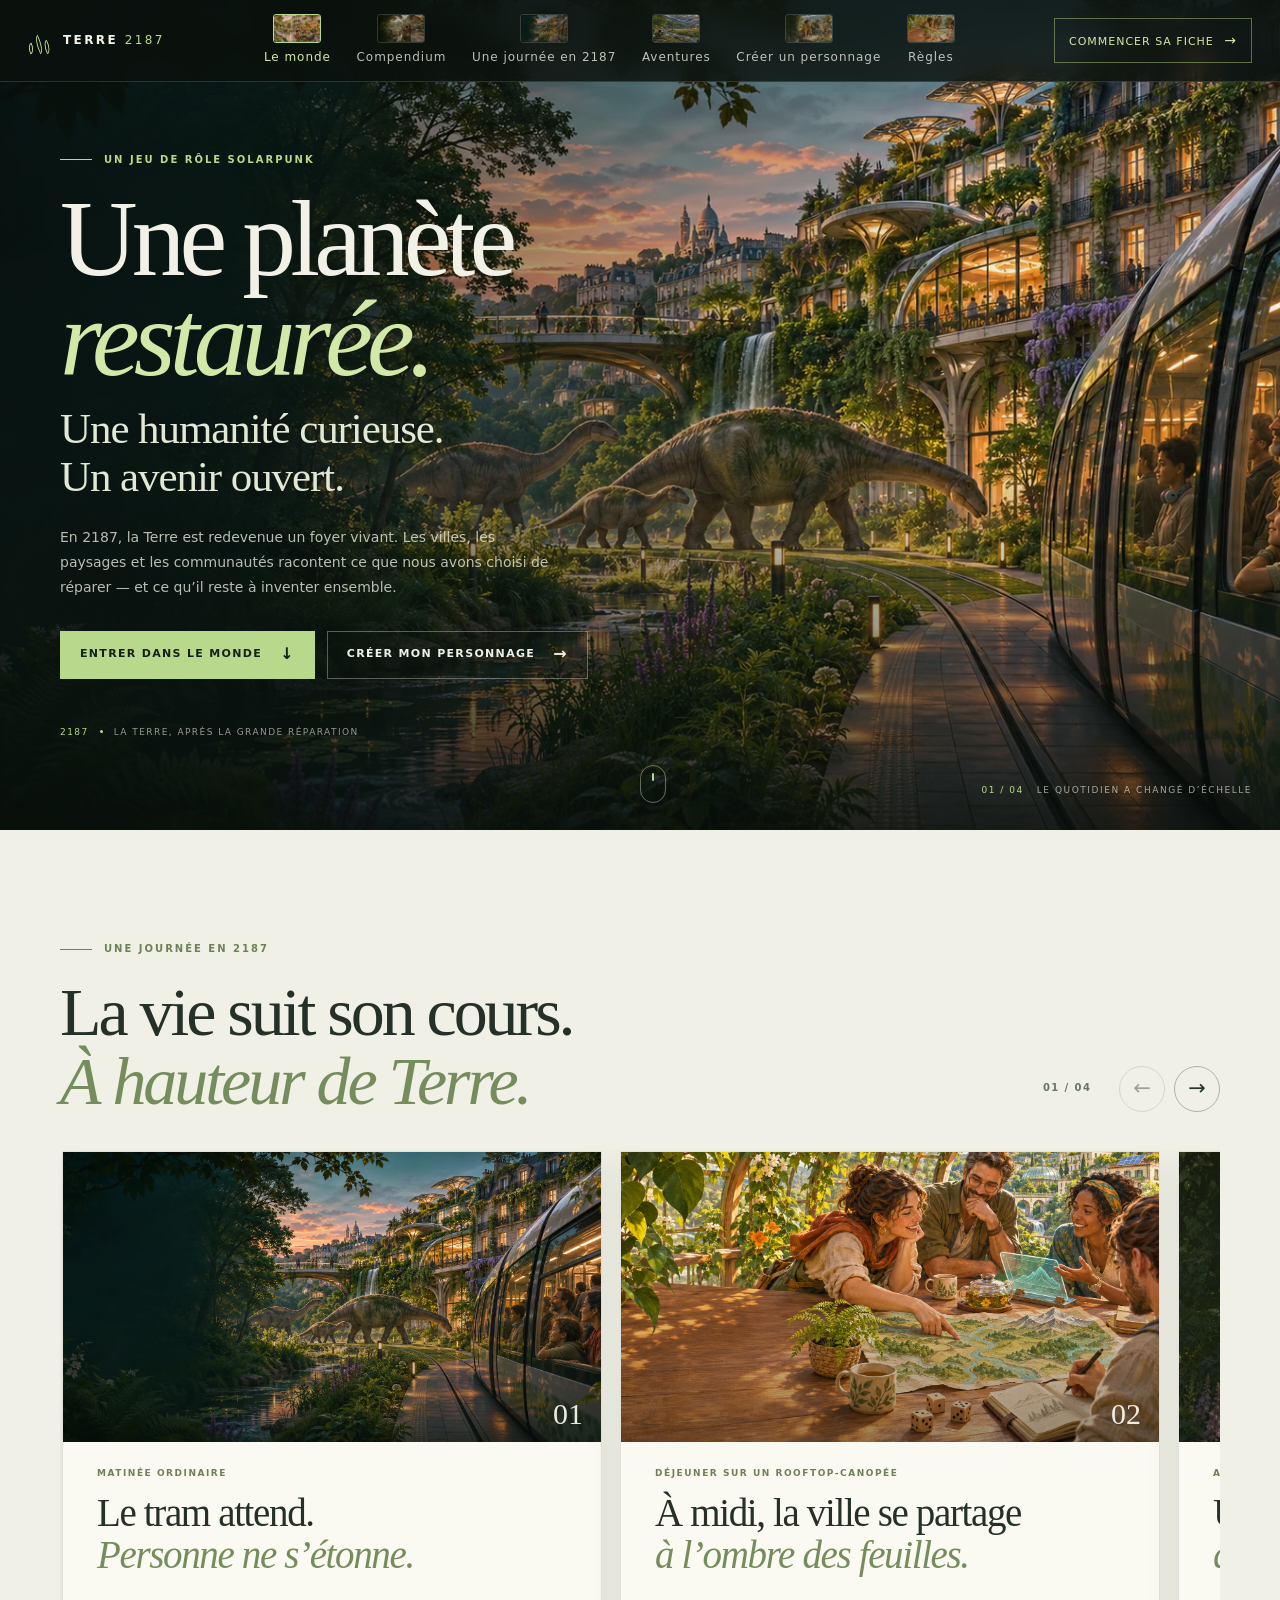
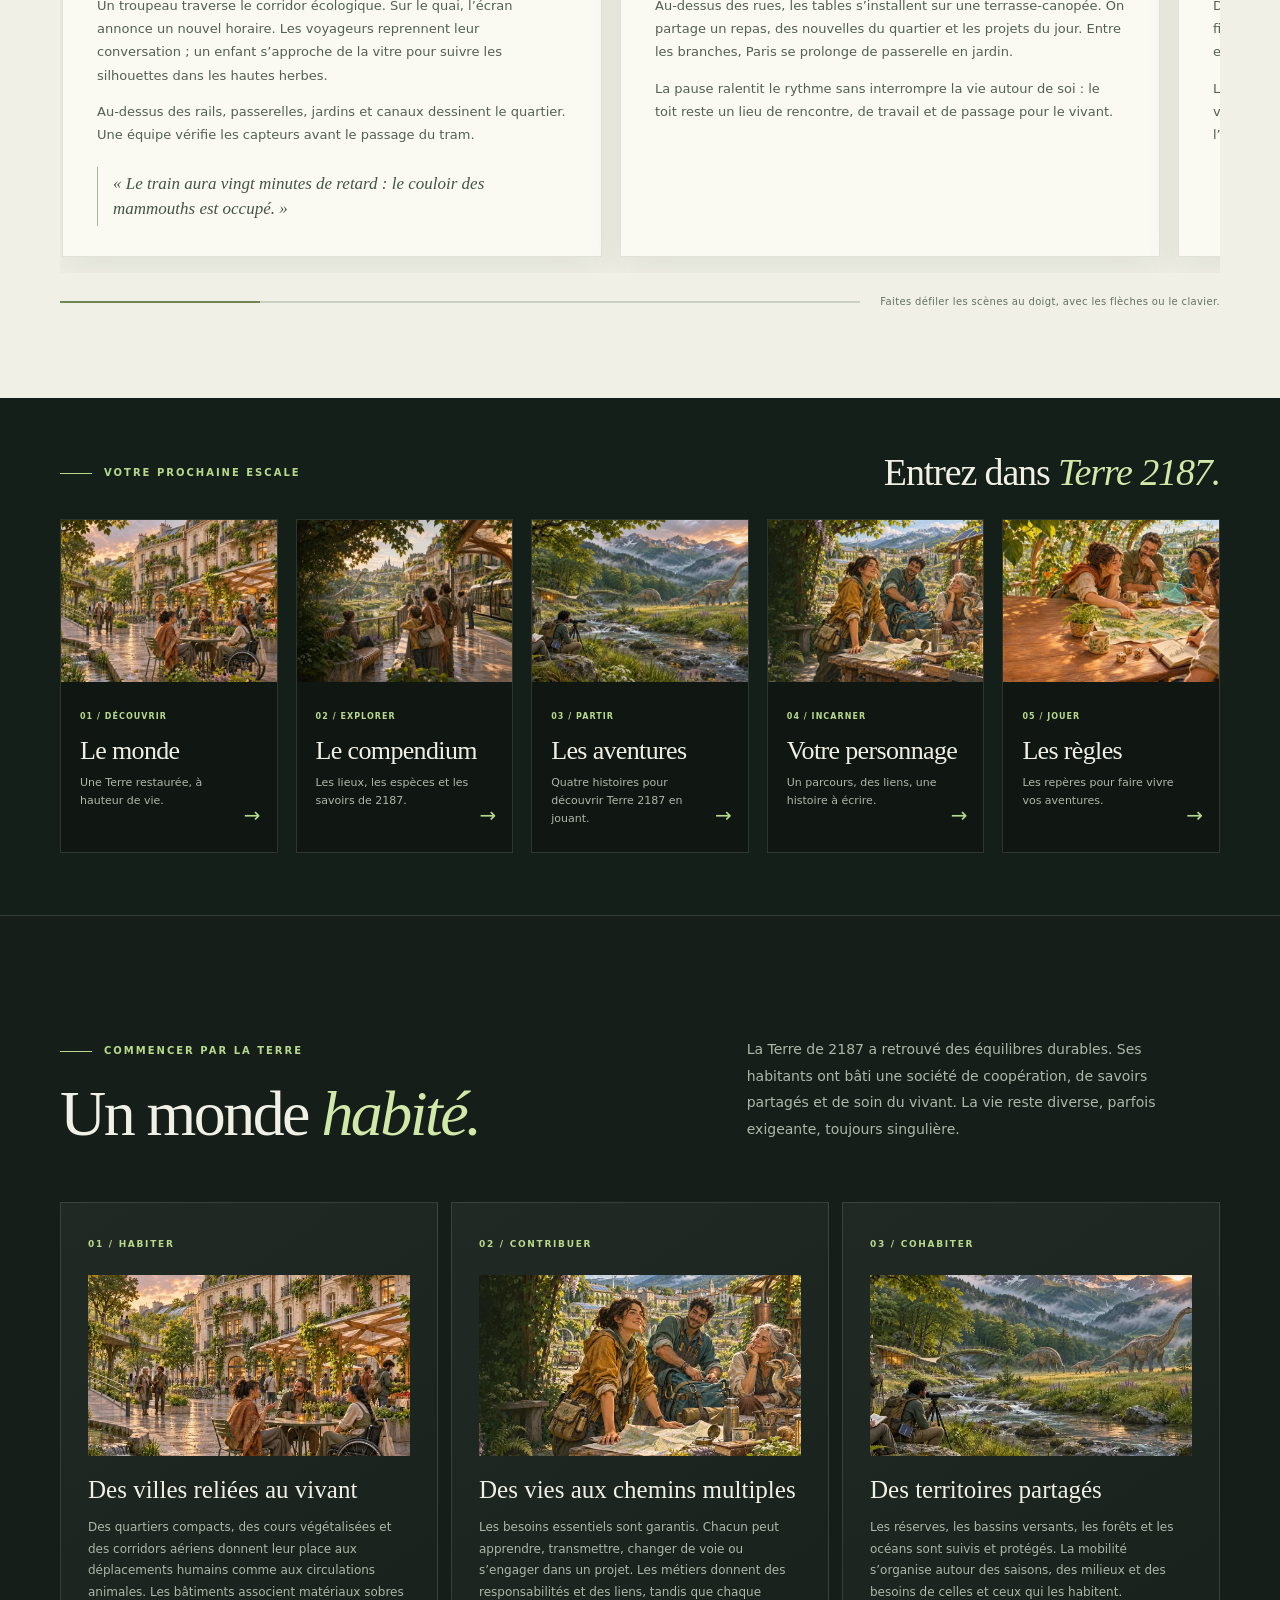
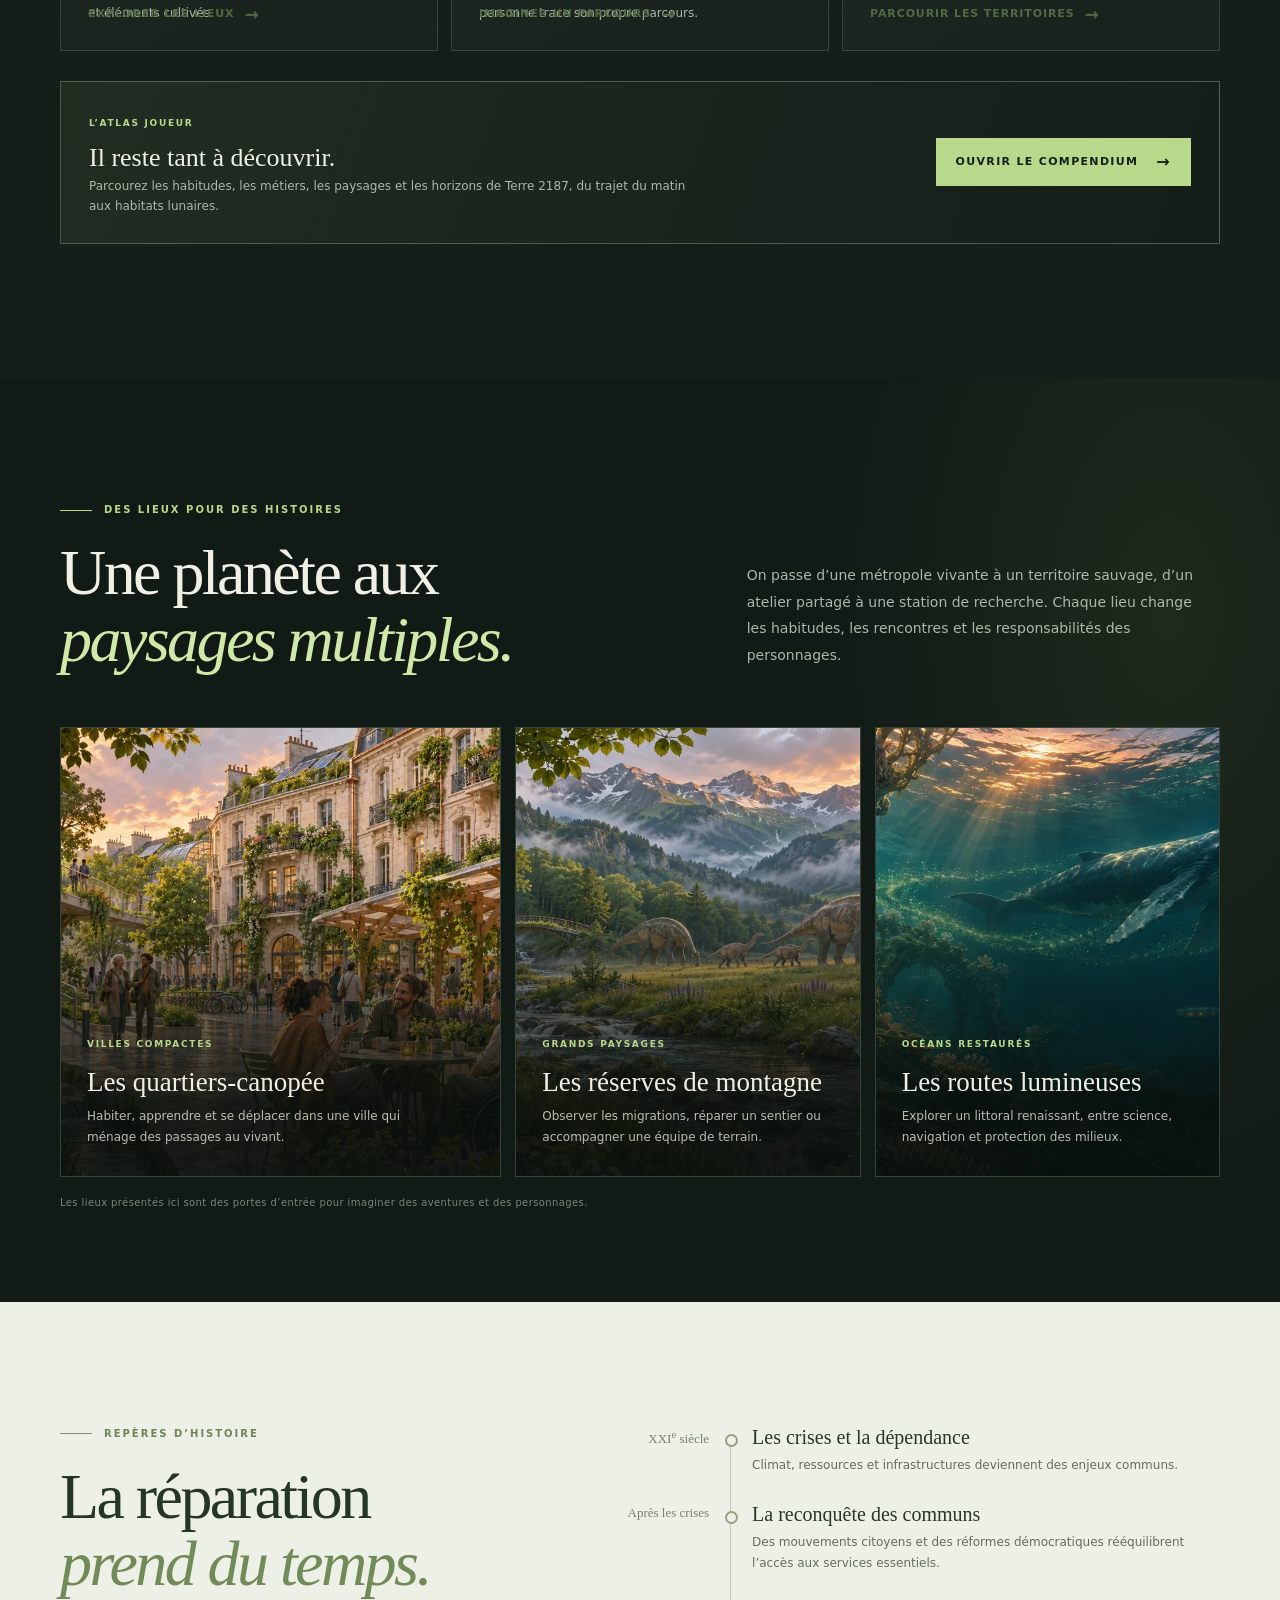
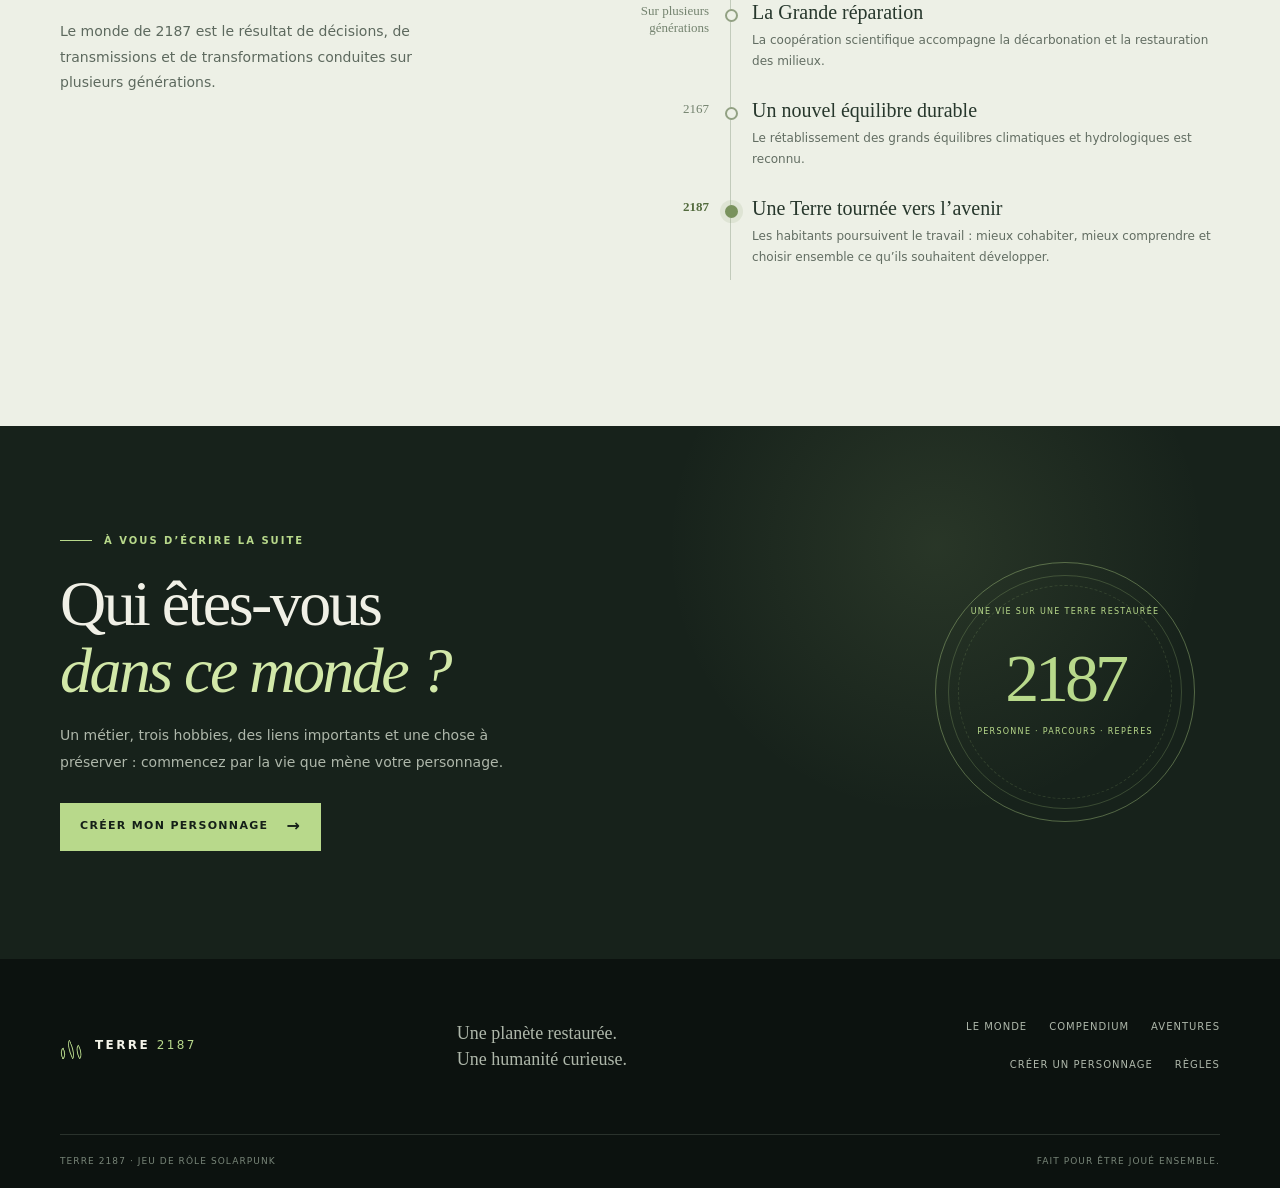
<file: index.html>
<!doctype html>
<html lang="fr">
<head>
  <meta charset="utf-8">
  <meta name="viewport" content="width=device-width, initial-scale=1">
  <meta name="theme-color" content="#101713">
  <meta name="description" content="Entrez dans Terre 2187, un jeu de rôle solarpunk sur une Terre restaurée, ses habitants et les histoires qu'ils choisissent d'écrire.">
  <meta property="og:title" content="Terre 2187 — Une Terre restaurée">
  <meta property="og:description" content="Une planète restaurée. Une humanité curieuse. Un avenir ouvert.">
  <meta property="og:type" content="website">
  <meta property="og:image" content="assets/hero-terre-2187.webp">
  <title>Terre 2187 — Une Terre restaurée</title>
  <link rel="icon" href="assets/favicon.svg" type="image/svg+xml">
  <link rel="stylesheet" href="css/site.css">
  <script src="js/site.js" defer></script>
  <script src="js/day-scroll.js" defer></script>
</head>
<body>
  <a class="skip-link" href="#contenu">Aller au contenu</a>
  <header class="site-header">
    <a class="brand" href="index.html" aria-label="Terre 2187, accueil">
      <span class="brand-mark" aria-hidden="true"><i></i><i></i><i></i></span>
      <span class="brand-name">TERRE <b>2187</b></span>
    </a>
    <button class="menu-toggle" aria-expanded="false" aria-controls="main-nav" aria-label="Ouvrir le menu">
      <span></span><span></span>
    </button>
    <nav id="main-nav" class="main-nav" aria-label="Navigation principale">
      <a class="active" href="index.html"><img class="nav-illustration" src="assets/lieux-ville-thumb.webp" alt="" width="96" height="64" decoding="async"><span>Le monde</span></a>
      <a href="compendium.html"><img class="nav-illustration" src="assets/compendium-hero-thumb.webp" alt="" width="96" height="64" decoding="async"><span>Compendium</span></a>
      <a href="#quotidien"><img class="nav-illustration" src="assets/hero-terre-2187-thumb.webp" alt="" width="96" height="64" decoding="async"><span>Une journée en 2187</span></a>
      <a href="aventures.html"><img class="nav-illustration" src="assets/lieux-pyrenees-card.webp" alt="" width="96" height="64" decoding="async"><span>Aventures</span></a>
      <a href="creer.html"><img class="nav-illustration" src="assets/menu-personnages-thumb.webp" alt="" width="96" height="64" decoding="async"><span>Créer un personnage</span></a>
      <a href="regles.html"><img class="nav-illustration" src="assets/menu-regles-thumb.webp" alt="" width="96" height="64" decoding="async"><span>Règles</span></a>
    </nav>
    <a class="header-cta" href="creer.html">Commencer sa fiche <span aria-hidden="true">→</span></a>
  </header>

  <main id="contenu">
    <section class="hero" aria-labelledby="hero-title">
      <div class="hero-image" role="img" aria-label="Un tram attend le passage d'un troupeau dans une ville-jardin de 2187"></div>
      <div class="hero-grain" aria-hidden="true"></div>
      <div class="hero-content page-wrap">
        <p class="eyebrow"><span class="eyebrow-line"></span> UN JEU DE RÔLE SOLARPUNK</p>
        <h1 id="hero-title">Une planète<br><em>restaurée.</em></h1>
        <p class="hero-deck">Une humanité curieuse.<br>Un avenir ouvert.</p>
        <p class="hero-copy">En 2187, la Terre est redevenue un foyer vivant. Les villes, les paysages et les communautés racontent ce que nous avons choisi de réparer — et ce qu’il reste à inventer ensemble.</p>
        <div class="hero-actions">
          <a class="button button-primary" href="#quotidien">Entrer dans le monde <span aria-hidden="true">↓</span></a>
          <a class="button button-quiet" href="creer.html">Créer mon personnage <span aria-hidden="true">→</span></a>
        </div>
        <div class="hero-meta"><span>2187</span><span class="meta-dot"></span><span>La Terre, après la Grande réparation</span></div>
      </div>
      <div class="hero-caption"><span>01 / 04</span><span>LE QUOTIDIEN A CHANGÉ D’ÉCHELLE</span></div>
      <a href="#quotidien" class="scroll-cue" aria-label="Défiler vers l'histoire"><span></span></a>
    </section>


    <section class="day-life-section" id="quotidien" aria-labelledby="day-life-title">
      <div class="page-wrap">
        <div class="day-life-heading">
          <div>
            <p class="eyebrow"><span class="eyebrow-line"></span> UNE JOURNÉE EN 2187</p>
            <h2 id="day-life-title">La vie suit son cours.<br><em>À hauteur de Terre.</em></h2>
          </div>
          <div class="day-scroll-controls" aria-label="Navigation entre les moments de la journée">
            <span class="day-scroll-count" id="daySlideCount" aria-live="polite">01 / 04</span>
            <button class="day-scroll-button" type="button" data-day-prev aria-label="Voir le moment précédent" aria-controls="dayStoryTrack" disabled>←</button>
            <button class="day-scroll-button" type="button" data-day-next aria-label="Voir le moment suivant" aria-controls="dayStoryTrack">→</button>
          </div>
        </div>

        <div class="day-story-track" id="dayStoryTrack" role="region" tabindex="0" aria-label="Quatre moments de vie sur Terre 2187" aria-describedby="dayScrollHelp">
          <article class="day-story-card" data-day-slide>
            <div class="day-story-art"><img src="assets/hero-terre-2187.webp" alt="" loading="lazy" decoding="async"><span class="day-story-number">01</span></div>
            <div class="day-story-copy">
              <p class="day-story-period">MATINÉE ORDINAIRE</p>
              <h3>Le tram attend.<br><em>Personne ne s’étonne.</em></h3>
              <p>Un troupeau traverse le corridor écologique. Sur le quai, l’écran annonce un nouvel horaire. Les voyageurs reprennent leur conversation ; un enfant s’approche de la vitre pour suivre les silhouettes dans les hautes herbes.</p>
              <p>Au-dessus des rails, passerelles, jardins et canaux dessinent le quartier. Une équipe vérifie les capteurs avant le passage du tram.</p>
              <blockquote>« Le train aura vingt minutes de retard : le couloir des mammouths est occupé. »</blockquote>
            </div>
          </article>

          <article class="day-story-card" data-day-slide>
            <div class="day-story-art"><img src="assets/adventures/racines-du-ciel.webp" alt="" loading="lazy" decoding="async"><span class="day-story-number">02</span></div>
            <div class="day-story-copy">
              <p class="day-story-period">DÉJEUNER SUR UN ROOFTOP-CANOPÉE</p>
              <h3>À midi, la ville se partage<br><em>à l’ombre des feuilles.</em></h3>
              <p>Au-dessus des rues, les tables s’installent sur une terrasse-canopée. On partage un repas, des nouvelles du quartier et les projets du jour. Entre les branches, Paris se prolonge de passerelle en jardin.</p>
              <p>La pause ralentit le rythme sans interrompre la vie autour de soi : le toit reste un lieu de rencontre, de travail et de passage pour le vivant.</p>
            </div>
          </article>

          <article class="day-story-card" data-day-slide>
            <div class="day-story-art"><img src="assets/menu-personnages.webp" alt="" loading="lazy" decoding="async"><span class="day-story-number">03</span></div>
            <div class="day-story-copy">
              <p class="day-story-period">APRÈS-MIDI AU TRAVAIL</p>
              <h3>Un atelier, des gestes<br><em>qui se transmettent.</em></h3>
              <p>Dans un atelier de quartier, une équipe remet en état un module de filtration d’eau. Les outils circulent, les gestes s’apprennent et chacun explique les choix qui permettront à l’installation de durer.</p>
              <p>Le travail prend place dans une journée déjà pleine de liens : collègues, voisins, personnes en formation et communauté qui utilisera l’équipement.</p>
            </div>
          </article>

          <article class="day-story-card" data-day-slide>
            <div class="day-story-art"><img src="assets/lieux-lune.webp" alt="" loading="lazy" decoding="async"><span class="day-story-number">04</span></div>
            <div class="day-story-copy">
              <p class="day-story-period">DÉPART VERS LA LUNE · EN SOIRÉE</p>
              <h3>La Terre s’éloigne.<br><em>Un autre foyer attend.</em></h3>
              <p>Au terminal, une voyageuse vérifie ses effets personnels avant l’embarquement. Dans le hublot, la Terre devient un paysage lointain et la Lune, le prochain lieu de vie.</p>
              <p>Le trajet change les repères — gravité, rythme, horizon — mais les liens continuent de voyager avec celles et ceux qui partent.</p>
              <a class="day-story-link" href="compendium.html#lune">Découvrir la vie lunaire <span aria-hidden="true">→</span></a>
            </div>
          </article>
        </div>

        <div class="day-story-footer">
          <div class="day-story-progress" id="dayStoryProgress" role="progressbar" aria-label="Progression dans les moments de la journée" aria-valuemin="1" aria-valuemax="4" aria-valuenow="1" aria-valuetext="Moment 1 sur 4"><span id="dayStoryProgressFill"></span></div>
          <p id="dayScrollHelp" class="day-story-help">Faites défiler les scènes au doigt, avec les flèches ou le clavier.</p>
        </div>
      </div>
    </section>


    <section class="explore-menu" id="explorer" aria-labelledby="explore-title">
      <div class="page-wrap">
        <div class="explore-heading"><p class="eyebrow"><span class="eyebrow-line"></span> VOTRE PROCHAINE ESCALE</p><h2 id="explore-title">Entrez dans <em>Terre 2187.</em></h2></div>
        <nav class="explore-grid" aria-label="Explorer Terre 2187">
          <a class="explore-card" href="index.html#terre"><div class="explore-art"><img src="assets/lieux-ville-card.webp" alt="" width="600" height="450" loading="lazy" decoding="async"></div><div class="explore-copy"><span class="card-kicker">01 / DÉCOUVRIR</span><h3>Le monde</h3><p>Une Terre restaurée, à hauteur de vie.</p><span class="explore-arrow" aria-hidden="true">→</span></div></a>
          <a class="explore-card" href="compendium.html"><div class="explore-art"><img src="assets/compendium-hero-card.webp" alt="" width="600" height="450" loading="lazy" decoding="async"></div><div class="explore-copy"><span class="card-kicker">02 / EXPLORER</span><h3>Le compendium</h3><p>Les lieux, les espèces et les savoirs de 2187.</p><span class="explore-arrow" aria-hidden="true">→</span></div></a>
          <a class="explore-card" href="aventures.html"><div class="explore-art"><img src="assets/lieux-pyrenees-card.webp" alt="" width="600" height="450" loading="lazy" decoding="async"></div><div class="explore-copy"><span class="card-kicker">03 / PARTIR</span><h3>Les aventures</h3><p>Quatre histoires pour découvrir Terre 2187 en jouant.</p><span class="explore-arrow" aria-hidden="true">→</span></div></a>
          <a class="explore-card" href="creer.html"><div class="explore-art"><img src="assets/menu-personnages-card.webp" alt="" width="600" height="450" loading="lazy" decoding="async"></div><div class="explore-copy"><span class="card-kicker">04 / INCARNER</span><h3>Votre personnage</h3><p>Un parcours, des liens, une histoire à écrire.</p><span class="explore-arrow" aria-hidden="true">→</span></div></a>
          <a class="explore-card" href="regles.html"><div class="explore-art"><img src="assets/menu-regles-card.webp" alt="" width="600" height="450" loading="lazy" decoding="async"></div><div class="explore-copy"><span class="card-kicker">05 / JOUER</span><h3>Les règles</h3><p>Les repères pour faire vivre vos aventures.</p><span class="explore-arrow" aria-hidden="true">→</span></div></a>
        </nav>
      </div>
    </section>


    <section class="world-section section-dark" id="terre">
      <div class="page-wrap">
        <div class="section-heading">
          <div>
            <p class="eyebrow"><span class="eyebrow-line"></span> COMMENCER PAR LA TERRE</p>
            <h2>Un monde <em>habité.</em></h2>
          </div>
          <p class="section-intro">La Terre de 2187 a retrouvé des équilibres durables. Ses habitants ont bâti une société de coopération, de savoirs partagés et de soin du vivant. La vie reste diverse, parfois exigeante, toujours singulière.</p>
        </div>
        <div class="world-grid">
          <article class="world-card">
            <span class="card-kicker">01 / HABITER</span>
            <div class="world-illustration"><img src="assets/lieux-ville-card.webp" alt="" width="600" height="450" loading="lazy" decoding="async"></div>
            <h3>Des villes reliées au vivant</h3>
            <p>Des quartiers compacts, des cours végétalisées et des corridors aériens donnent leur place aux déplacements humains comme aux circulations animales. Les bâtiments associent matériaux sobres et éléments cultivés.</p>
            <a href="#lieux" class="card-link" aria-label="Voir les lieux de vie">Explorer les lieux <span aria-hidden="true">→</span></a>
          </article>
          <article class="world-card">
            <span class="card-kicker">02 / CONTRIBUER</span>
            <div class="world-illustration"><img src="assets/menu-personnages-card.webp" alt="" width="600" height="450" loading="lazy" decoding="async"></div>
            <h3>Des vies aux chemins multiples</h3>
            <p>Les besoins essentiels sont garantis. Chacun peut apprendre, transmettre, changer de voie ou s’engager dans un projet. Les métiers donnent des responsabilités et des liens, tandis que chaque personne trace son propre parcours.</p>
            <a href="creer.html#identite" class="card-link">Imaginer un parcours <span aria-hidden="true">→</span></a>
          </article>
          <article class="world-card">
            <span class="card-kicker">03 / COHABITER</span>
            <div class="world-illustration"><img src="assets/lieux-pyrenees-card.webp" alt="" width="600" height="450" loading="lazy" decoding="async"></div>
            <h3>Des territoires partagés</h3>
            <p>Les réserves, les bassins versants, les forêts et les océans sont suivis et protégés. La mobilité s’organise autour des saisons, des milieux et des besoins de celles et ceux qui les habitent.</p>
            <a href="#lieux" class="card-link">Parcourir les territoires <span aria-hidden="true">→</span></a>
          </article>
        </div>
        <div class="atlas-teaser">
          <div><span class="card-kicker">L’ATLAS JOUEUR</span><h3>Il reste tant à découvrir.</h3><p>Parcourez les habitudes, les métiers, les paysages et les horizons de Terre 2187, du trajet du matin aux habitats lunaires.</p></div>
          <a class="button button-primary" href="compendium.html">Ouvrir le compendium <span aria-hidden="true">→</span></a>
        </div>
      </div>
    </section>

    <section class="day-section" id="lieux">
      <div class="page-wrap">
        <div class="section-heading section-heading-light">
          <div>
            <p class="eyebrow"><span class="eyebrow-line"></span> DES LIEUX POUR DES HISTOIRES</p>
            <h2>Une planète aux<br><em>paysages multiples.</em></h2>
          </div>
          <p class="section-intro">On passe d’une métropole vivante à un territoire sauvage, d’un atelier partagé à une station de recherche. Chaque lieu change les habitudes, les rencontres et les responsabilités des personnages.</p>
        </div>
        <div class="place-grid">
          <article class="place-card place-city">
            <div class="place-art" aria-hidden="true"><span class="sun-disc"></span><span class="tower tower-one"></span><span class="tower tower-two"></span><span class="canopy canopy-one"></span><span class="canopy canopy-two"></span></div>
            <div class="place-content"><span class="card-kicker">VILLES COMPACTES</span><h3>Les quartiers-canopée</h3><p>Habiter, apprendre et se déplacer dans une ville qui ménage des passages au vivant.</p></div>
          </article>
          <article class="place-card place-mountain">
            <div class="place-art" aria-hidden="true"><span class="mountain mountain-back"></span><span class="mountain mountain-front"></span><span class="trail"></span></div>
            <div class="place-content"><span class="card-kicker">GRANDS PAYSAGES</span><h3>Les réserves de montagne</h3><p>Observer les migrations, réparer un sentier ou accompagner une équipe de terrain.</p></div>
          </article>
          <article class="place-card place-ocean">
            <div class="place-art" aria-hidden="true"><span class="moon"></span><span class="wave wave-one"></span><span class="wave wave-two"></span><span class="wave wave-three"></span></div>
            <div class="place-content"><span class="card-kicker">OCÉANS RESTAURÉS</span><h3>Les routes lumineuses</h3><p>Explorer un littoral renaissant, entre science, navigation et protection des milieux.</p></div>
          </article>
        </div>
        <p class="caption-small">Les lieux présentés ici sont des portes d’entrée pour imaginer des aventures et des personnages.</p>
      </div>
    </section>

    <section class="timeline-section">
      <div class="page-wrap timeline-layout">
        <div class="timeline-heading">
          <p class="eyebrow"><span class="eyebrow-line"></span> REPÈRES D’HISTOIRE</p>
          <h2>La réparation<br><em>prend du temps.</em></h2>
          <p>Le monde de 2187 est le résultat de décisions, de transmissions et de transformations conduites sur plusieurs générations.</p>
        </div>
        <ol class="timeline">
          <li><span class="timeline-year">XXI<sup>e</sup> siècle</span><div><h3>Les crises et la dépendance</h3><p>Climat, ressources et infrastructures deviennent des enjeux communs.</p></div></li>
          <li><span class="timeline-year">Après les crises</span><div><h3>La reconquête des communs</h3><p>Des mouvements citoyens et des réformes démocratiques rééquilibrent l’accès aux services essentiels.</p></div></li>
          <li><span class="timeline-year">Sur plusieurs générations</span><div><h3>La Grande réparation</h3><p>La coopération scientifique accompagne la décarbonation et la restauration des milieux.</p></div></li>
          <li><span class="timeline-year">2167</span><div><h3>Un nouvel équilibre durable</h3><p>Le rétablissement des grands équilibres climatiques et hydrologiques est reconnu.</p></div></li>
          <li class="timeline-current"><span class="timeline-year">2187</span><div><h3>Une Terre tournée vers l’avenir</h3><p>Les habitants poursuivent le travail : mieux cohabiter, mieux comprendre et choisir ensemble ce qu’ils souhaitent développer.</p></div></li>
        </ol>
      </div>
    </section>

    <section class="character-teaser">
      <div class="teaser-glow" aria-hidden="true"></div>
      <div class="page-wrap teaser-layout">
        <div>
          <p class="eyebrow"><span class="eyebrow-line"></span> À VOUS D’ÉCRIRE LA SUITE</p>
          <h2>Qui êtes-vous<br><em>dans ce monde ?</em></h2>
          <p class="section-intro">Un métier, trois hobbies, des liens importants et une chose à préserver : commencez par la vie que mène votre personnage.</p>
          <a class="button button-primary" href="creer.html">Créer mon personnage <span aria-hidden="true">→</span></a>
        </div>
        <div class="teaser-stamp" aria-label="Terre 2187, dossier personnel">
          <span class="stamp-ring">UNE VIE SUR UNE TERRE RESTAURÉE</span>
          <strong>2187</strong>
          <span class="stamp-sub">PERSONNE · PARCOURS · REPÈRES</span>
        </div>
      </div>
    </section>
  </main>

  <footer class="site-footer">
    <div class="page-wrap footer-main">
      <a class="brand" href="index.html"><span class="brand-mark" aria-hidden="true"><i></i><i></i><i></i></span><span class="brand-name">TERRE <b>2187</b></span></a>
      <p>Une planète restaurée.<br>Une humanité curieuse.</p>
      <nav aria-label="Navigation de pied de page"><a href="index.html">Le monde</a><a href="compendium.html">Compendium</a><a href="aventures.html">Aventures</a><a href="creer.html">Créer un personnage</a><a href="regles.html">Règles</a></nav>
    </div>
    <div class="page-wrap footer-bottom"><span>TERRE 2187 · JEU DE RÔLE SOLARPUNK</span><span>Fait pour être joué ensemble.</span></div>
  </footer>
</body>
</html>
</file>
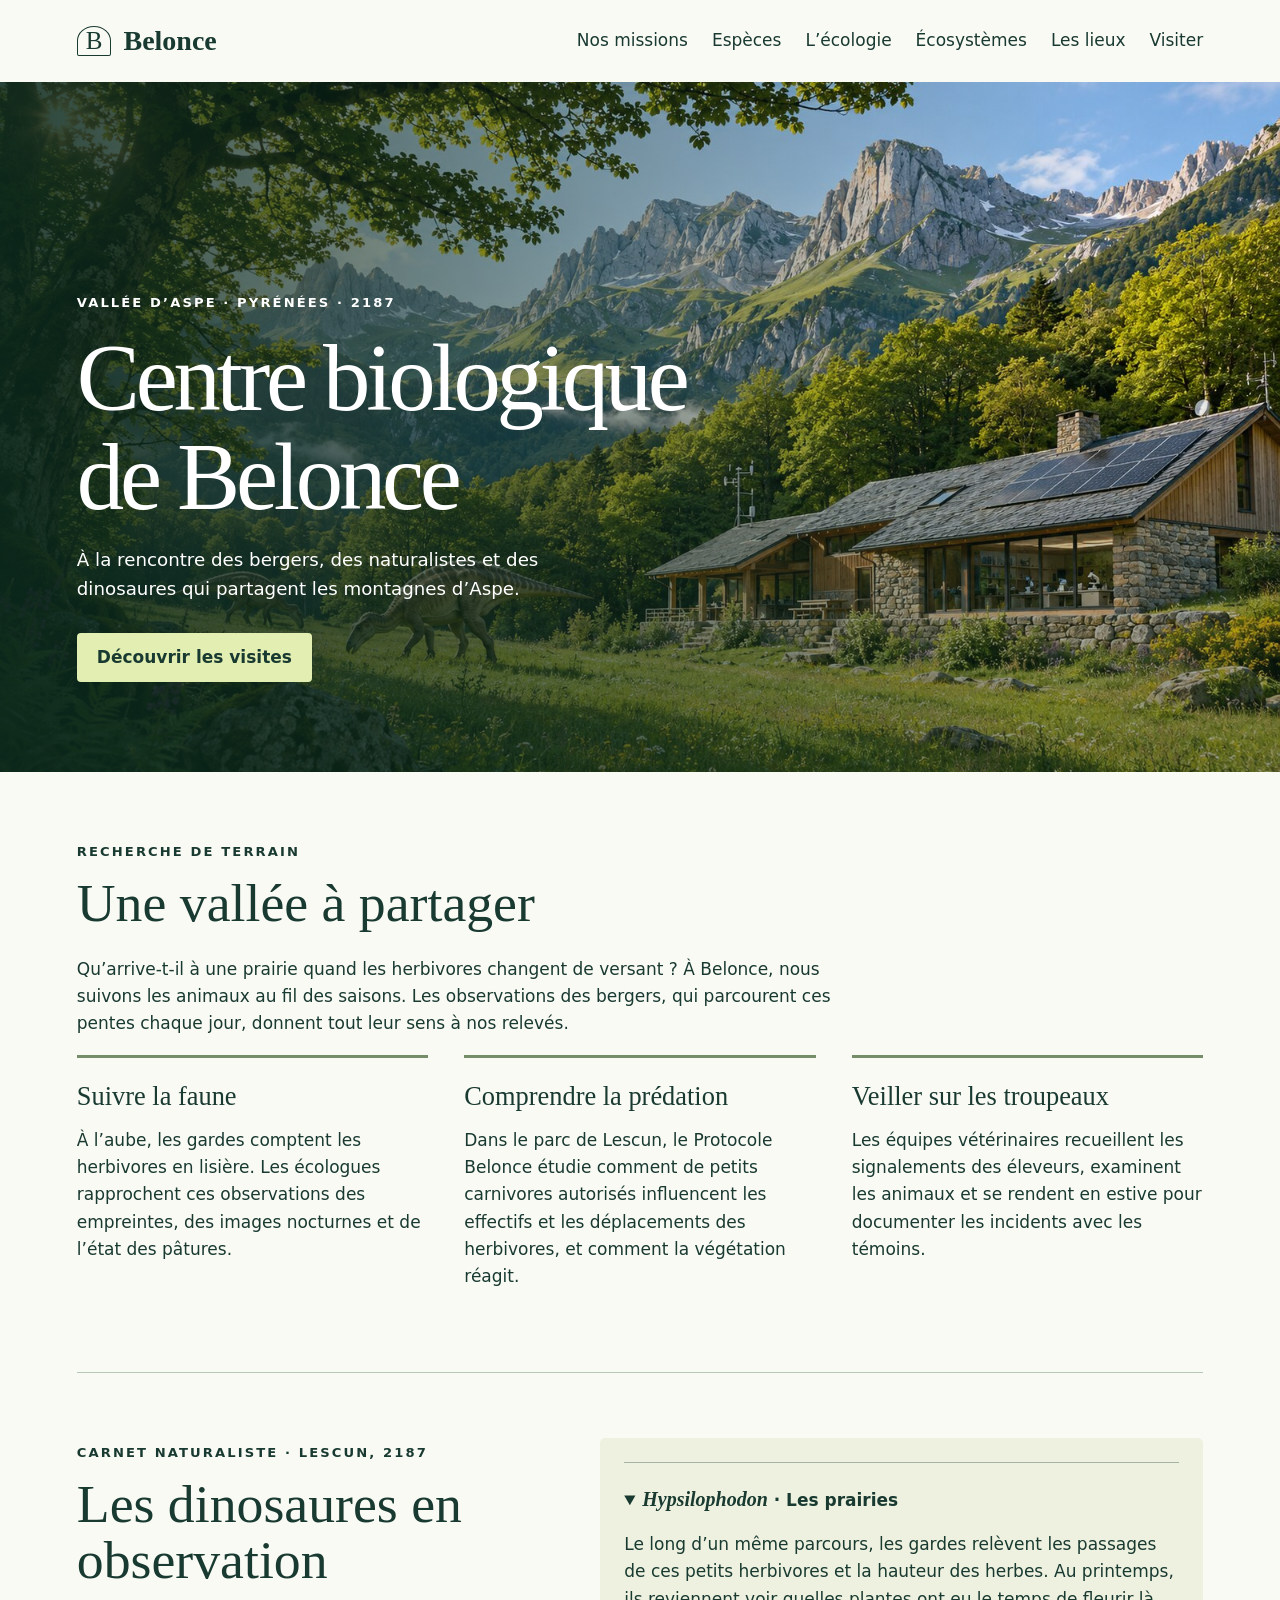
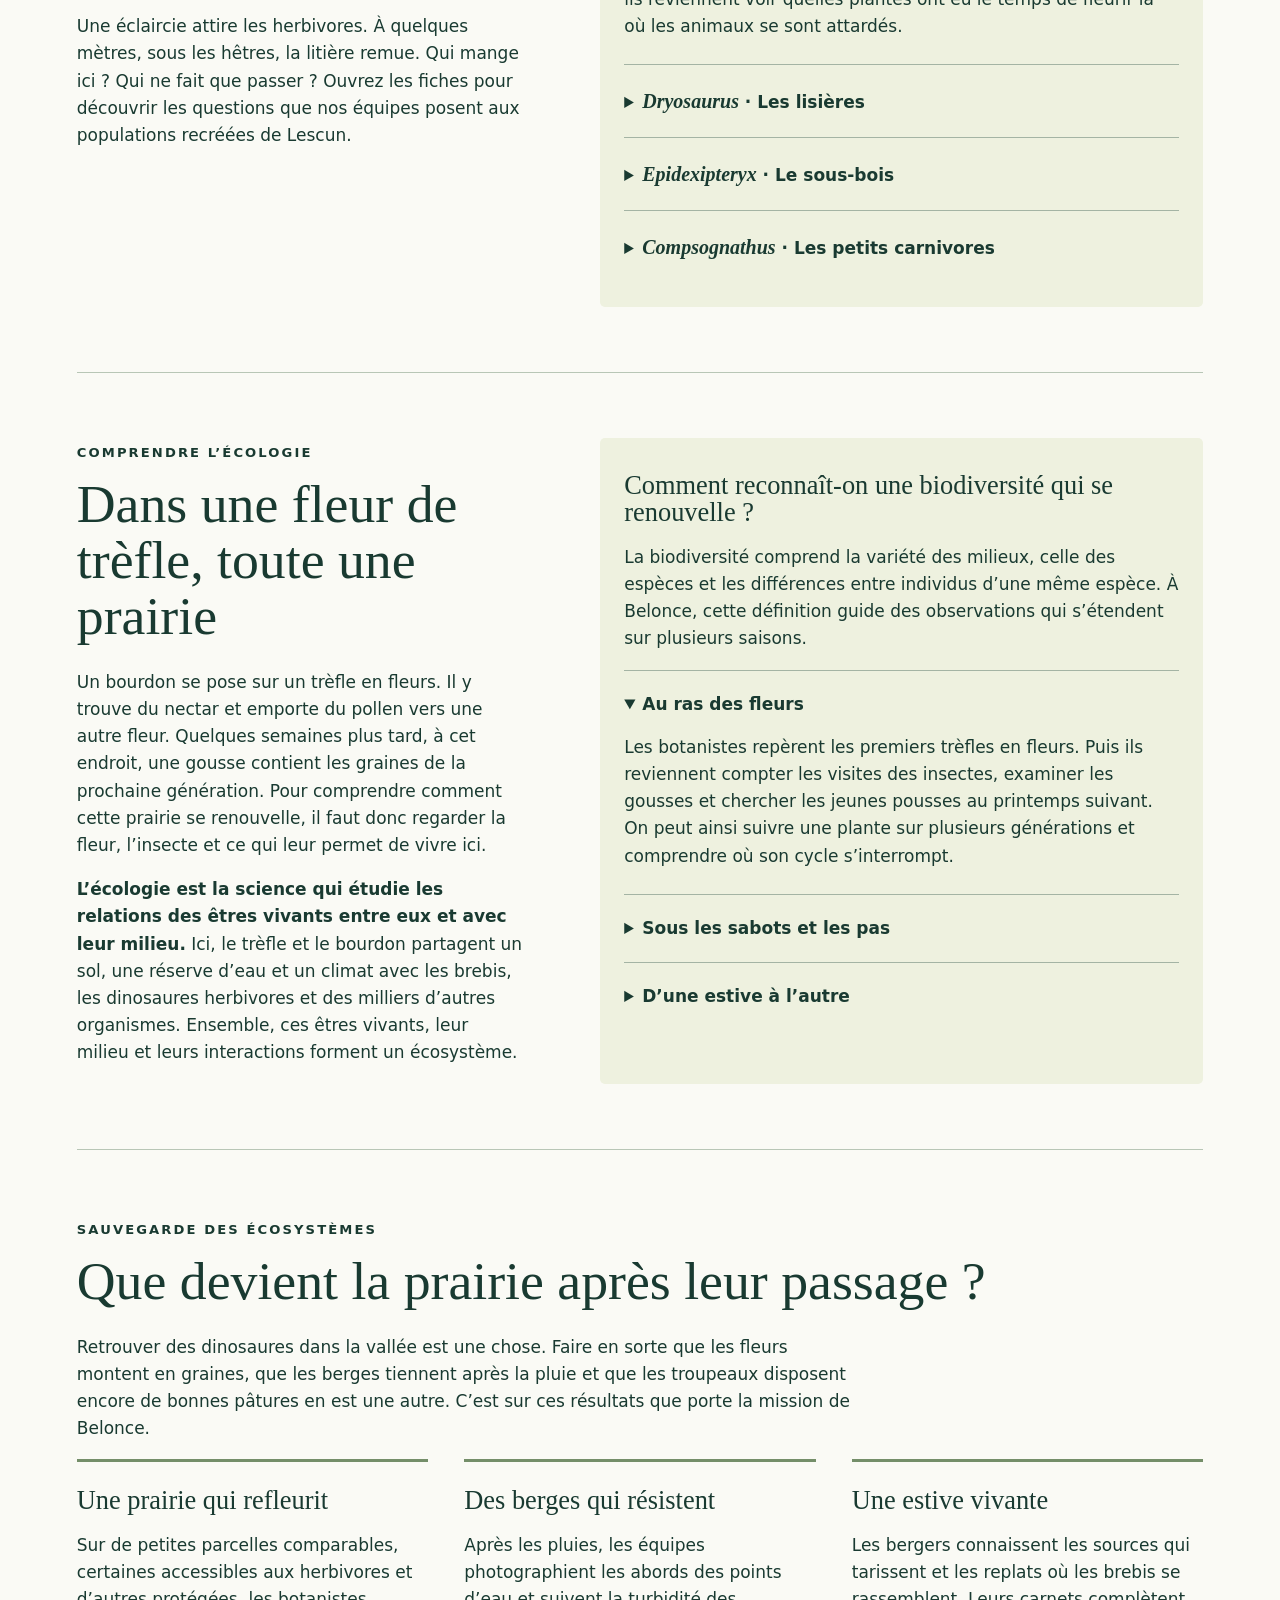
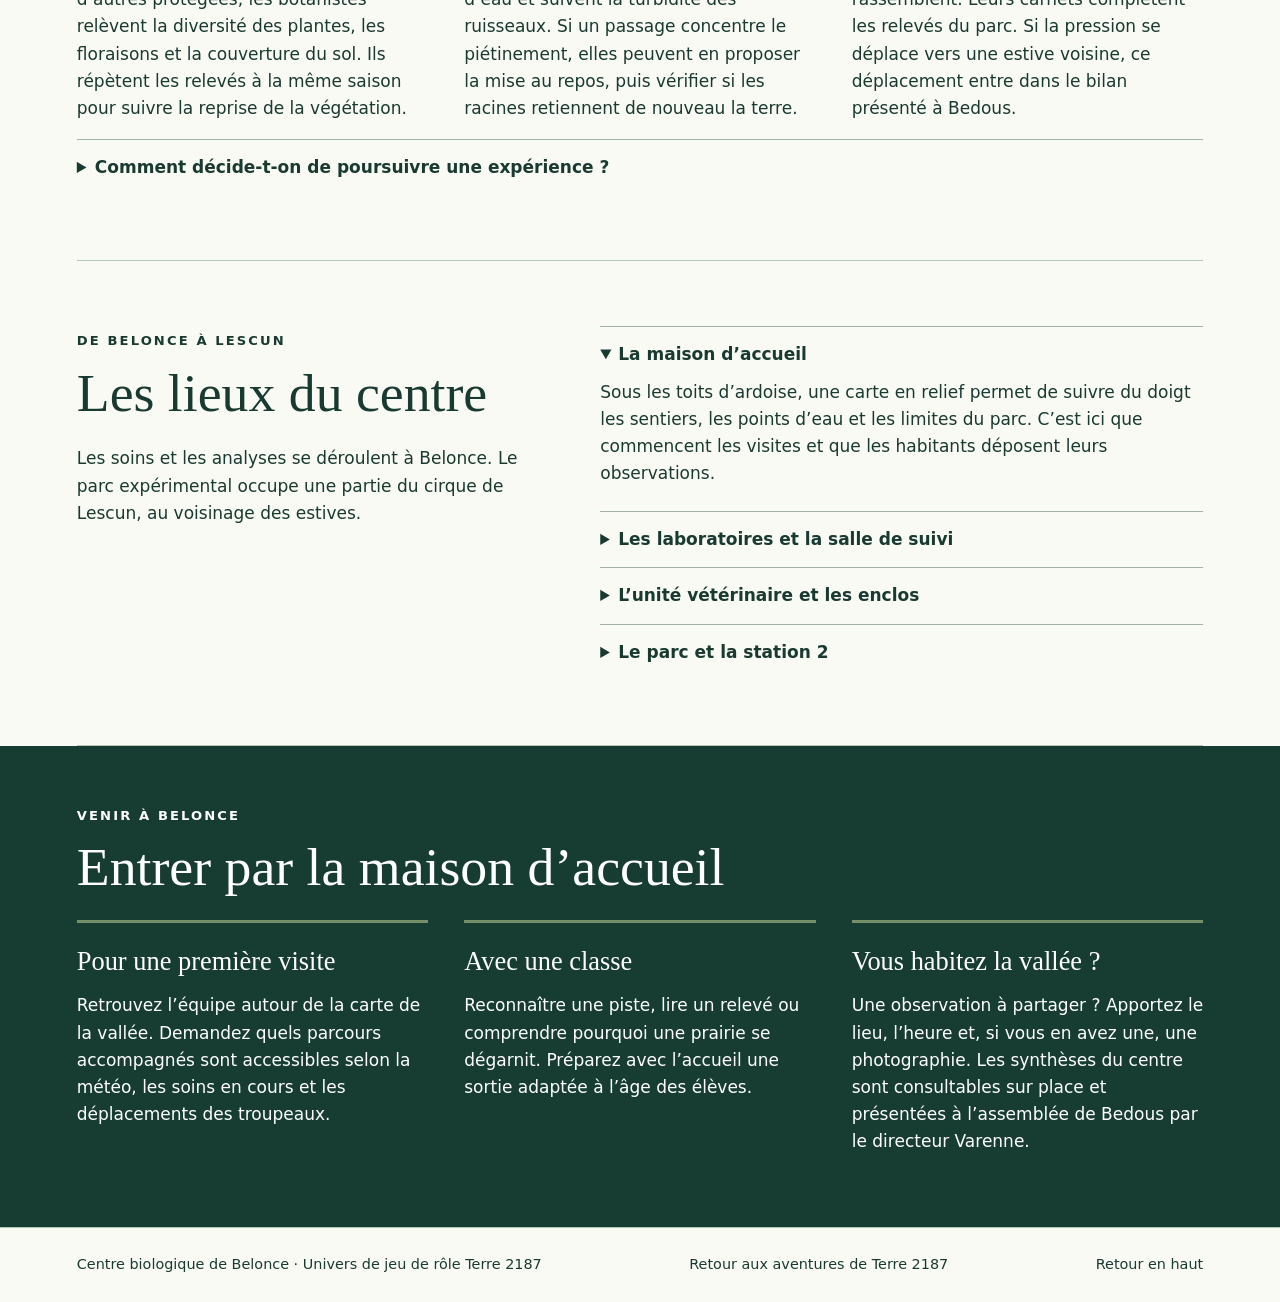
<file: belonce/index.html>
<!doctype html><html lang="fr"><meta charset="utf-8"><meta name="viewport" content="width=device-width, initial-scale=1"><meta name="description" content="Découvrez le Centre biologique de Belonce, son parc expérimental à Lescun et les équipes qui étudient la faune recréée en vallée d’Aspe dans Terre 2187."><title>Belonce · Centre biologique</title><style>
*{box-sizing:border-box}body{margin:0;color:#193a31;background:#fafaf5;font:17px/1.6 'Source Sans 3',system-ui,sans-serif}header,main,footer{padding-inline:clamp(22px,6vw,110px)}header{display:flex;align-items:center;justify-content:space-between;min-height:82px;gap:20px}nav{display:flex;gap:24px;align-items:center}a{color:inherit;text-decoration:none}nav a:hover,footer a:hover{text-decoration:underline}.brand{font: bold 28px Georgia,serif;display:flex;align-items:center;gap:12px}.mark{padding:0 8px;border:1px solid;border-radius:50% 50% 2px 2px;font:25px Georgia}.hero{position:relative;min-height:min(690px,80vh);display:grid;align-items:end;color:white;background:#234235 url(belonce.jpg) center 58%/cover}.hero:before{content:"";position:absolute;inset:0;background:linear-gradient(90deg,#0b291de0,transparent 85%),linear-gradient(0deg,#09281b75,transparent 60%)}.intro{position:relative;padding:clamp(36px,7vw,110px) 6vw;max-width:850px}.meta{text-transform:uppercase;letter-spacing:.16em;font-size:.82rem;font-weight:650}h1,h2,h3{font-family:'Baskervville',Georgia,serif;font-weight:normal;line-height:1.04}h1{font-size:clamp(3.4rem,7.4vw,7.4rem);letter-spacing:-.045em;margin:16px 0}h2{font-size:clamp(2.3rem,4.2vw,4.3rem);margin:12px 0 24px}h3{font-size:1.65rem;margin:10px 0}.intro p{max-width:550px;font-size:1.14rem}.btn{display:inline-block;background:#e3efb2;color:#193a31;border-radius:4px;padding:11px 20px;font-weight:620;margin-top:12px}.btn:hover{background:white}section[id]{padding:65px 0;border-bottom:1px solid #b8c6b6}.grid{display:grid;grid-template-columns:repeat(3,1fr);gap:36px}.grid article{border-top:3px solid #748e69;padding-top:15px}.lead{max-width:72ch}.split{display:grid;grid-template-columns:1fr 1.35fr;gap:6vw}details{border-top:1px solid #a4b4a4;padding:14px 0}summary{cursor:pointer;font-weight:650}details p{margin:10px 0}.visit{background:#173d32;color:white;padding:55px 6vw!important;margin-inline:-6vw}footer{padding-block:25px;display:flex;justify-content:space-between;gap:20px;font-size:.9rem}@media(max-width:720px){header{align-items:start;flex-direction:column;padding-block:12px;gap:6px}nav{gap:18px;font-size:.92rem}.grid,.split{grid-template-columns:1fr;gap:16px}.hero{min-height:530px}.hero:before{background:linear-gradient(0deg,#0a241cf0,transparent)}section[id]{padding-block:42px}.visit{margin-inline:0;padding:28px!important}footer{flex-wrap:wrap}}
nav{flex-wrap:wrap}@media(max-width:720px){nav{gap:6px 16px;padding-bottom:8px}}.carnet{background:#eef1df;padding:24px;border-radius:5px}.carnet summary{padding:6px 0}.carnet i{font-family:Georgia,serif;font-size:1.25rem}</style><header id="haut"><a class="brand" href="#haut"><span class="mark" aria-hidden="true">B</span>Belonce</a><nav aria-label="Navigation principale"><a href="#missions">Nos missions</a><a href="#especes">Espèces</a><a href="#ecologie">L’écologie</a><a href="#ecosystemes">Écosystèmes</a><a href="#lieux">Les lieux</a><a href="#visite">Visiter</a></nav></header>
<div class="hero"><div class="intro"><div class="meta">Vallée d’Aspe · Pyrénées · 2187</div><h1>Centre biologique<br>de Belonce</h1><p>À la rencontre des bergers, des naturalistes et des dinosaures qui partagent les montagnes d’Aspe.</p><a class="btn" href="#visite">Découvrir les visites</a></div></div>
<main><section id="missions"><span class="meta">Recherche de terrain</span><h2>Une vallée à partager</h2><p class="lead">Qu’arrive-t-il à une prairie quand les herbivores changent de versant ? À Belonce, nous suivons les animaux au fil des saisons. Les observations des bergers, qui parcourent ces pentes chaque jour, donnent tout leur sens à nos relevés.</p><div class="grid"><article><h3>Suivre la faune</h3><p>À l’aube, les gardes comptent les herbivores en lisière. Les écologues rapprochent ces observations des empreintes, des images nocturnes et de l’état des pâtures.</p></article><article><h3>Comprendre la prédation</h3><p>Dans le parc de Lescun, le Protocole Belonce étudie comment de petits carnivores autorisés influencent les effectifs et les déplacements des herbivores, et comment la végétation réagit.</p></article><article><h3>Veiller sur les troupeaux</h3><p>Les équipes vétérinaires recueillent les signalements des éleveurs, examinent les animaux et se rendent en estive pour documenter les incidents avec les témoins.</p></article></div></section>
<section id="especes" class="split"><div><span class="meta">Carnet naturaliste · Lescun, 2187</span><h2>Les dinosaures en observation</h2><p>Une éclaircie attire les herbivores. À quelques mètres, sous les hêtres, la litière remue. Qui mange ici ? Qui ne fait que passer ? Ouvrez les fiches pour découvrir les questions que nos équipes posent aux populations recréées de Lescun.</p></div><div class="carnet">
<details open><summary><i>Hypsilophodon</i> · Les prairies</summary><p>Le long d’un même parcours, les gardes relèvent les passages de ces petits herbivores et la hauteur des herbes. Au printemps, ils reviennent voir quelles plantes ont eu le temps de fleurir là où les animaux se sont attardés.</p></details>
<details><summary><i>Dryosaurus</i> · Les lisières</summary><p>Entre le bois et la prairie, les écologues cartographient les trajets de ces herbivores. Ils suivent aussi de jeunes arbres marqués. Les pousses grignotées se trouvent-elles sur leurs passages ? Des images prises sur place permettent de vérifier quel animal s’est nourri.</p></details>
<details><summary><i>Epidexipteryx</i> · Le sous-bois</summary><p>Ce petit dinosaure à plumes disparaît facilement dans les branches basses. Les observateurs consignent la hauteur des perchoirs, les déplacements entre les arbres et les prises alimentaires qu’ils peuvent identifier. Ces rencontres aident à repérer les coins de sous-bois à préserver lors de l’entretien des sentiers.</p></details>
<details><summary><i>Compsognathus</i> · Les petits carnivores</summary><p>Dans le secteur expérimental, l’équipe suit les déplacements de ce petit carnivore autorisé. Elle documente ses proies et les réactions des herbivores à son passage. Un déplacement vers une autre pâture peut expliquer une baisse du comptage local. Les gardes vérifient donc les deux versants.</p></details></div></section>
<section id="ecologie" class="split" aria-labelledby="titre-ecologie">
<div><span class="meta">Comprendre l’écologie</span><h2 id="titre-ecologie">Dans une fleur de trèfle, toute une prairie</h2>
<p>Un bourdon se pose sur un trèfle en fleurs. Il y trouve du nectar et emporte du pollen vers une autre fleur. Quelques semaines plus tard, à cet endroit, une gousse contient les graines de la prochaine génération. Pour comprendre comment cette prairie se renouvelle, il faut donc regarder la fleur, l’insecte et ce qui leur permet de vivre ici.</p>
<p><strong>L’écologie est la science qui étudie les relations des êtres vivants entre eux et avec leur milieu.</strong> Ici, le trèfle et le bourdon partagent un sol, une réserve d’eau et un climat avec les brebis, les dinosaures herbivores et des milliers d’autres organismes. Ensemble, ces êtres vivants, leur milieu et leurs interactions forment un écosystème.</p></div>
<div class="carnet"><h3>Comment reconnaît-on une biodiversité qui se renouvelle ?</h3>
<p>La biodiversité comprend la variété des milieux, celle des espèces et les différences entre individus d’une même espèce. À Belonce, cette définition guide des observations qui s’étendent sur plusieurs saisons.</p>
<details open><summary>Au ras des fleurs</summary><p>Les botanistes repèrent les premiers trèfles en fleurs. Puis ils reviennent compter les visites des insectes, examiner les gousses et chercher les jeunes pousses au printemps suivant. On peut ainsi suivre une plante sur plusieurs générations et comprendre où son cycle s’interrompt.</p></details>
<details><summary>Sous les sabots et les pas</summary><p>Dans la litière, les champignons et les bactéries décomposent les débris végétaux. Une partie des éléments nutritifs retourne au sol et nourrit de nouvelles pousses. Quand un secteur s’appauvrit, les écologues examinent aussi l’humidité et le tassement de la terre.</p></details>
<details><summary>D’une estive à l’autre</summary><p>Si le passage des herbivores laisse à une prairie le temps de fleurir, où vont-ils ensuite ? Les équipes parcourent le versant voisin avec les bergers. Comparer les deux estives permet de décider où ménager une période de repos et quand y ramener les troupeaux.</p></details></div></section><section id="ecosystemes"><span class="meta">Sauvegarde des écosystèmes</span><h2>Que devient la prairie après leur passage ?</h2><p class="lead">Retrouver des dinosaures dans la vallée est une chose. Faire en sorte que les fleurs montent en graines, que les berges tiennent après la pluie et que les troupeaux disposent encore de bonnes pâtures en est une autre. C’est sur ces résultats que porte la mission de Belonce.</p><div class="grid"><article><h3>Une prairie qui refleurit</h3><p>Sur de petites parcelles comparables, certaines accessibles aux herbivores et d’autres protégées, les botanistes relèvent la diversité des plantes, les floraisons et la couverture du sol. Ils répètent les relevés à la même saison pour suivre la reprise de la végétation.</p></article><article><h3>Des berges qui résistent</h3><p>Après les pluies, les équipes photographient les abords des points d’eau et suivent la turbidité des ruisseaux. Si un passage concentre le piétinement, elles peuvent en proposer la mise au repos, puis vérifier si les racines retiennent de nouveau la terre.</p></article><article><h3>Une estive vivante</h3><p>Les bergers connaissent les sources qui tarissent et les replats où les brebis se rassemblent. Leurs carnets complètent les relevés du parc. Si la pression se déplace vers une estive voisine, ce déplacement entre dans le bilan présenté à Bedous.</p></article></div><details><summary>Comment décide-t-on de poursuivre une expérience ?</summary><p>À chaque bilan, l’équipe compare les observations au début de saison et aux secteurs témoins. Elle examine ensemble la santé des animaux, l’état de la végétation et les signalements des habitants. Une dégradation persistante peut conduire à protéger une parcelle, à retirer un animal du programme ou à suspendre l’essai. Le suivi continue pour savoir si la mesure a porté ses fruits.</p></details></section><section id="lieux" class="split"><div><span class="meta">De Belonce à Lescun</span><h2>Les lieux du centre</h2><p>Les soins et les analyses se déroulent à Belonce. Le parc expérimental occupe une partie du cirque de Lescun, au voisinage des estives.</p></div><div><details open><summary>La maison d’accueil</summary><p>Sous les toits d’ardoise, une carte en relief permet de suivre du doigt les sentiers, les points d’eau et les limites du parc. C’est ici que commencent les visites et que les habitants déposent leurs observations.</p></details><details><summary>Les laboratoires et la salle de suivi</summary><p>Les écologues comparent plumes, empreintes et indices alimentaires. Dans la salle voisine, chaque position sur la carte porte l’heure du dernier relevé. Les gardes y préparent leur prochaine tournée.</p></details><details><summary>L’unité vétérinaire et les enclos</summary><p>Boxes de repos, aile de quarantaine et enclos ombragés accueillent les pensionnaires du centre. Les soigneurs suivent leur alimentation, leur récupération et leurs relations avec leurs congénères.</p></details><details><summary>Le parc et la station 2</summary><p>Prairies, lisières et éboulis offrent des habitats très différents. Près des pâturages, la station 2 abrite le registre des tournées et le matériel des gardes. Le parc se découvre accompagné, dans le respect des animaux et du travail pastoral.</p></details></div></section>
<section class="visit" id="visite"><span class="meta">Venir à Belonce</span><h2>Entrer par la maison d’accueil</h2><div class="grid"><article><h3>Pour une première visite</h3><p>Retrouvez l’équipe autour de la carte de la vallée. Demandez quels parcours accompagnés sont accessibles selon la météo, les soins en cours et les déplacements des troupeaux.</p></article><article><h3>Avec une classe</h3><p>Reconnaître une piste, lire un relevé ou comprendre pourquoi une prairie se dégarnit. Préparez avec l’accueil une sortie adaptée à l’âge des élèves.</p></article><article><h3>Vous habitez la vallée ?</h3><p>Une observation à partager ? Apportez le lieu, l’heure et, si vous en avez une, une photographie. Les synthèses du centre sont consultables sur place et présentées à l’assemblée de Bedous par le directeur Varenne.</p></article></div></section></main><footer><span>Centre biologique de Belonce · Univers de jeu de rôle Terre 2187</span><a href="../aventures.html#protocole-belonce">Retour aux aventures de Terre 2187</a><a href="#haut">Retour en haut</a></footer></html>
</file>
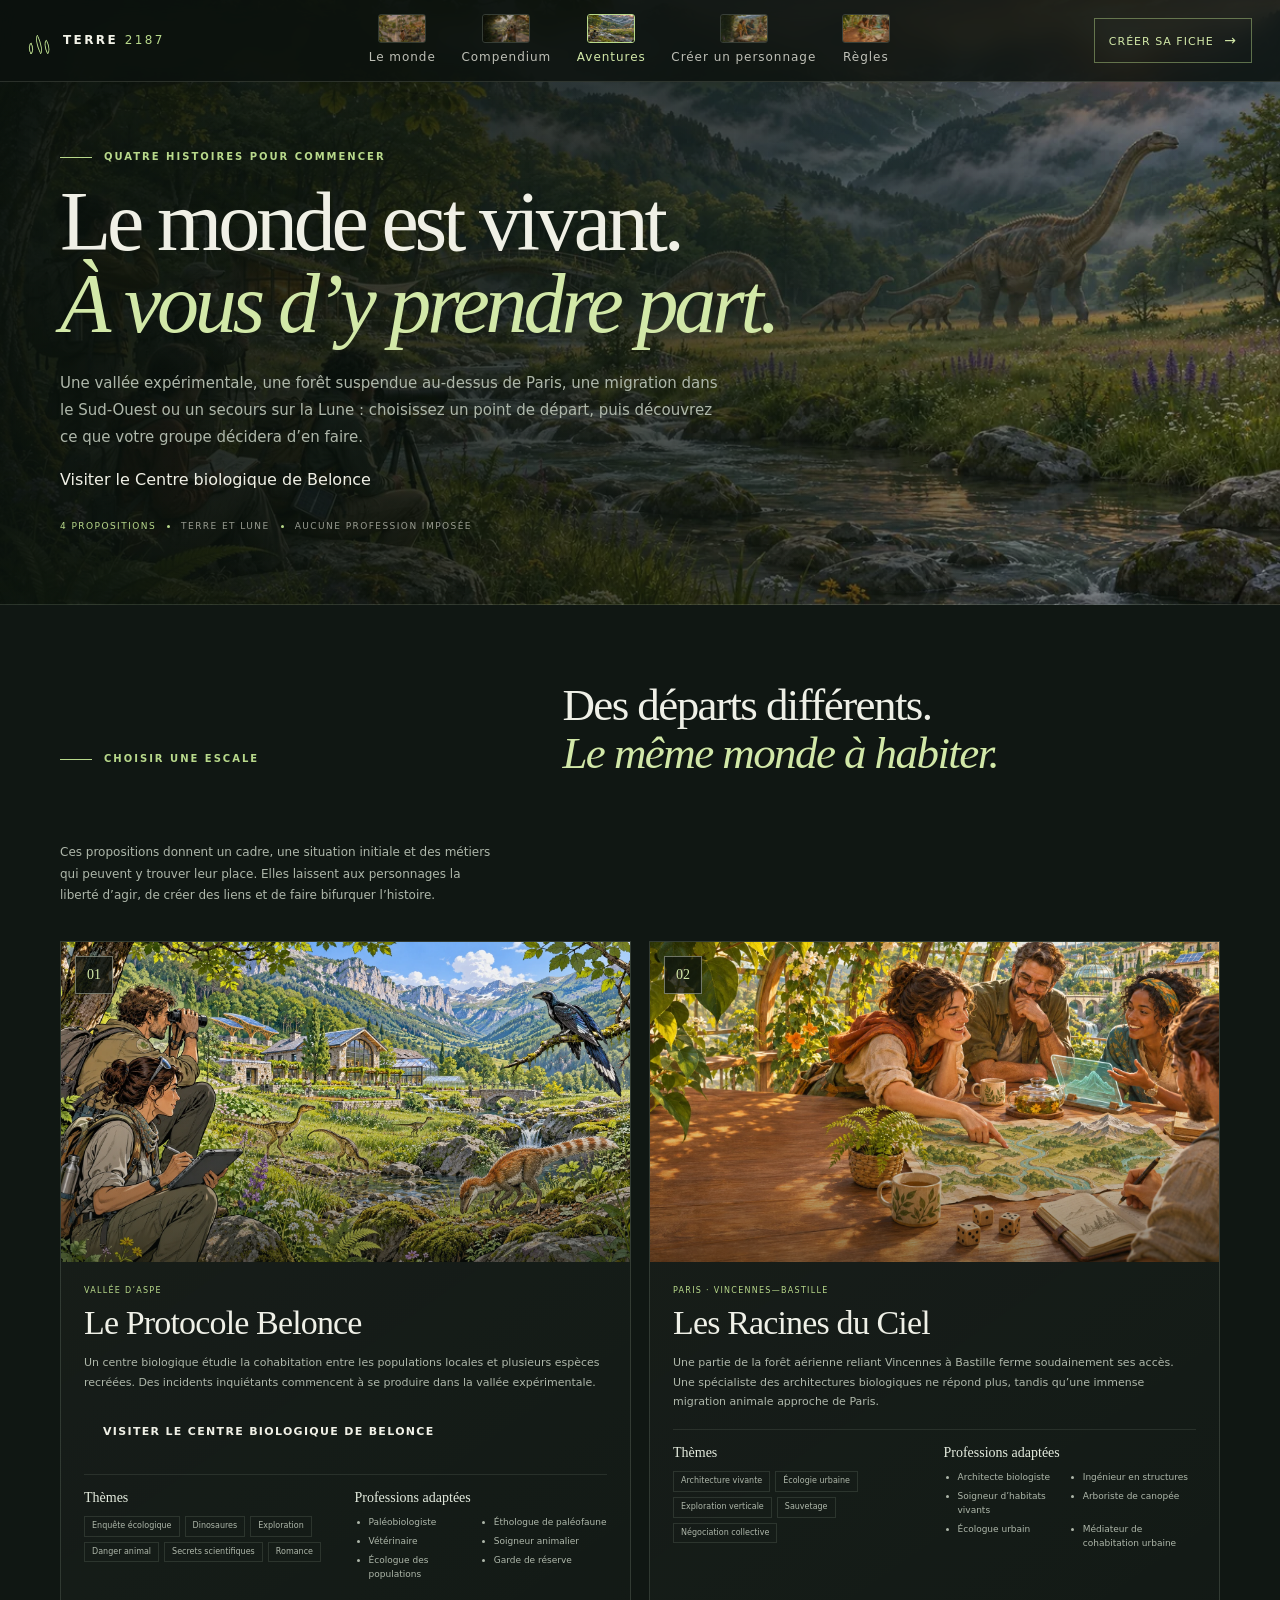
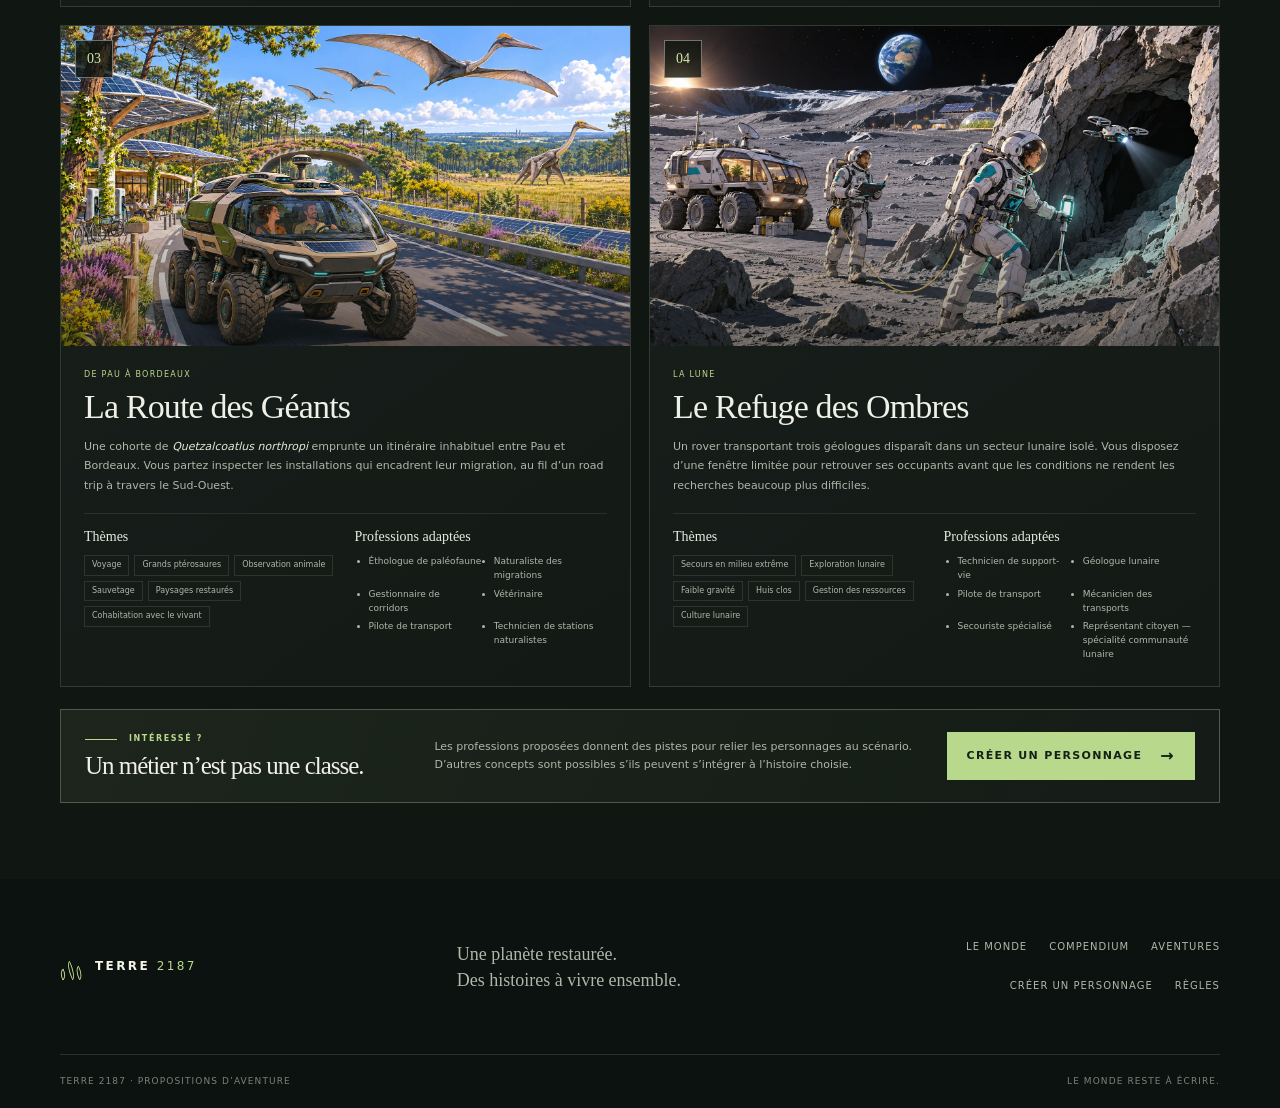
<file: aventures.html>
<!doctype html>
<html lang="fr">
<head>
  <meta charset="utf-8">
  <meta name="viewport" content="width=device-width, initial-scale=1">
  <meta name="theme-color" content="#101713">
  <meta name="description" content="Quatre propositions d’aventure pour jouer dans Terre 2187 : la vallée d’Aspe, Paris, les routes du Sud-Ouest et la Lune.">
  <meta property="og:title" content="Propositions d’aventure — Terre 2187">
  <meta property="og:description" content="Quatre départs possibles pour explorer une Terre restaurée et les liens qui l’habitent.">
  <meta property="og:type" content="website">
  <meta property="og:image" content="assets/lieux-pyrenees-card.webp">
  <title>Propositions d’aventure — Terre 2187</title>
  <link rel="icon" href="assets/favicon.svg" type="image/svg+xml">
  <link rel="stylesheet" href="css/site.css">
  <script src="js/site.js" defer></script>
</head>
<body>
  <a class="skip-link" href="#contenu">Aller au contenu</a>
  <header class="site-header">
    <a class="brand" href="index.html" aria-label="Terre 2187, accueil">
      <span class="brand-mark" aria-hidden="true"><i></i><i></i><i></i></span>
      <span class="brand-name">TERRE <b>2187</b></span>
    </a>
    <button class="menu-toggle" aria-expanded="false" aria-controls="main-nav" aria-label="Ouvrir le menu"><span></span><span></span></button>
    <nav id="main-nav" class="main-nav" aria-label="Navigation principale">
      <a href="index.html"><img class="nav-illustration" src="assets/lieux-ville-thumb.webp" alt="" width="96" height="64" decoding="async"><span>Le monde</span></a>
      <a href="compendium.html"><img class="nav-illustration" src="assets/compendium-hero-thumb.webp" alt="" width="96" height="64" decoding="async"><span>Compendium</span></a>
      <a class="active" href="aventures.html"><img class="nav-illustration" src="assets/lieux-pyrenees-card.webp" alt="" width="96" height="64" decoding="async"><span>Aventures</span></a>
      <a href="creer.html"><img class="nav-illustration" src="assets/menu-personnages-thumb.webp" alt="" width="96" height="64" decoding="async"><span>Créer un personnage</span></a>
      <a href="regles.html"><img class="nav-illustration" src="assets/menu-regles-thumb.webp" alt="" width="96" height="64" decoding="async"><span>Règles</span></a>
    </nav>
    <a class="header-cta" href="creer.html">Créer sa fiche <span aria-hidden="true">→</span></a>
  </header>

  <main id="contenu">
    <section class="page-hero adventure-hero">
      <div class="page-wrap">
        <p class="eyebrow"><span class="eyebrow-line"></span> QUATRE HISTOIRES POUR COMMENCER</p>
        <h1>Le monde est vivant.<br><em>À vous d’y prendre part.</em></h1>
        <p class="page-lead">Une vallée expérimentale, une forêt suspendue au-dessus de Paris, une migration dans le Sud-Ouest ou un secours sur la Lune : choisissez un point de départ, puis découvrez ce que votre groupe décidera d’en faire.</p>
        <p><a href="belonce/index.html">Visiter le Centre biologique de Belonce</a></p>
        <div class="hero-meta"><span>4 propositions</span><span class="meta-dot"></span><span>Terre et Lune</span><span class="meta-dot"></span><span>Aucune profession imposée</span></div>
      </div>
    </section>

    <section class="content-section adventure-section">
      <div class="page-wrap">
        <div class="adventure-intro">
          <p class="eyebrow"><span class="eyebrow-line"></span> CHOISIR UNE ESCALE</p>
          <h2>Des départs différents.<br><em>Le même monde à habiter.</em></h2>
          <p>Ces propositions donnent un cadre, une situation initiale et des métiers qui peuvent y trouver leur place. Elles laissent aux personnages la liberté d’agir, de créer des liens et de faire bifurquer l’histoire.</p>
        </div>

        <div class="adventure-grid">
          <article class="adventure-card" id="protocole-belonce">
            <div class="adventure-art">
              <img src="assets/adventures/protocole-belonce.webp" alt="Des dinosaures dans la vallée d’Aspe" loading="lazy" decoding="async">
              <span class="adventure-number">01</span>
            </div>
            <div class="adventure-copy">
              <p class="adventure-location">VALLÉE D’ASPE</p>
              <h2>Le Protocole Belonce</h2>
              <p class="adventure-premise">Un centre biologique étudie la cohabitation entre les populations locales et plusieurs espèces recréées. Des incidents inquiétants commencent à se produire dans la vallée expérimentale.</p>
              <p><a class="button" href="belonce/index.html">Visiter le Centre biologique de Belonce</a></p>
              <div class="adventure-facts">
                <section><h3>Thèmes</h3><ul class="adventure-tags"><li>Enquête écologique</li><li>Dinosaures</li><li>Exploration</li><li>Danger animal</li><li>Secrets scientifiques</li><li>Romance</li></ul></section>
                <section><h3>Professions adaptées</h3><ul class="adventure-professions"><li>Paléobiologiste</li><li>Éthologue de paléofaune</li><li>Vétérinaire</li><li>Soigneur animalier</li><li>Écologue des populations</li><li>Garde de réserve</li></ul></section>
              </div>
            </div>
          </article>

          <article class="adventure-card" id="racines-du-ciel">
            <div class="adventure-art">
              <img src="assets/adventures/racines-du-ciel.webp" alt="Un groupe prépare une expédition sous une canopée végétalisée" loading="lazy" decoding="async">
              <span class="adventure-number">02</span>
            </div>
            <div class="adventure-copy">
              <p class="adventure-location">PARIS · VINCENNES—BASTILLE</p>
              <h2>Les Racines du Ciel</h2>
              <p class="adventure-premise">Une partie de la forêt aérienne reliant Vincennes à Bastille ferme soudainement ses accès. Une spécialiste des architectures biologiques ne répond plus, tandis qu’une immense migration animale approche de Paris.</p>
              <div class="adventure-facts">
                <section><h3>Thèmes</h3><ul class="adventure-tags"><li>Architecture vivante</li><li>Écologie urbaine</li><li>Exploration verticale</li><li>Sauvetage</li><li>Négociation collective</li></ul></section>
                <section><h3>Professions adaptées</h3><ul class="adventure-professions"><li>Architecte biologiste</li><li>Ingénieur en structures</li><li>Soigneur d’habitats vivants</li><li>Arboriste de canopée</li><li>Écologue urbain</li><li>Médiateur de cohabitation urbaine</li></ul></section>
              </div>
            </div>
          </article>

          <article class="adventure-card" id="route-des-geants">
            <div class="adventure-art">
              <img src="assets/adventures/route-des-geants.webp" alt="Un rover tout-terrain sur la route des géants" loading="lazy" decoding="async">
              <span class="adventure-number">03</span>
            </div>
            <div class="adventure-copy">
              <p class="adventure-location">DE PAU À BORDEAUX</p>
              <h2>La Route des Géants</h2>
              <p class="adventure-premise">Une cohorte de <em>Quetzalcoatlus northropi</em> emprunte un itinéraire inhabituel entre Pau et Bordeaux. Vous partez inspecter les installations qui encadrent leur migration, au fil d’un road trip à travers le Sud-Ouest.</p>
              <div class="adventure-facts">
                <section><h3>Thèmes</h3><ul class="adventure-tags"><li>Voyage</li><li>Grands ptérosaures</li><li>Observation animale</li><li>Sauvetage</li><li>Paysages restaurés</li><li>Cohabitation avec le vivant</li></ul></section>
                <section><h3>Professions adaptées</h3><ul class="adventure-professions"><li>Éthologue de paléofaune</li><li>Naturaliste des migrations</li><li>Gestionnaire de corridors</li><li>Vétérinaire</li><li>Pilote de transport</li><li>Technicien de stations naturalistes</li></ul></section>
              </div>
            </div>
          </article>

          <article class="adventure-card" id="refuge-des-ombres">
            <div class="adventure-art">
              <img src="assets/adventures/refuge-des-ombres.webp" alt="Une opération de secours dans les ombres lunaires" loading="lazy" decoding="async">
              <span class="adventure-number">04</span>
            </div>
            <div class="adventure-copy">
              <p class="adventure-location">LA LUNE</p>
              <h2>Le Refuge des Ombres</h2>
              <p class="adventure-premise">Un rover transportant trois géologues disparaît dans un secteur lunaire isolé. Vous disposez d’une fenêtre limitée pour retrouver ses occupants avant que les conditions ne rendent les recherches beaucoup plus difficiles.</p>
              <div class="adventure-facts">
                <section><h3>Thèmes</h3><ul class="adventure-tags"><li>Secours en milieu extrême</li><li>Exploration lunaire</li><li>Faible gravité</li><li>Huis clos</li><li>Gestion des ressources</li><li>Culture lunaire</li></ul></section>
                <section><h3>Professions adaptées</h3><ul class="adventure-professions"><li>Technicien de support-vie</li><li>Géologue lunaire</li><li>Pilote de transport</li><li>Mécanicien des transports</li><li>Secouriste spécialisé</li><li>Représentant citoyen — spécialité communauté lunaire</li></ul></section>
              </div>
            </div>
          </article>
        </div>

        <aside class="adventure-note">
          <div><p class="eyebrow"><span class="eyebrow-line"></span> INTÉRESSÉ ?</p><h2>Un métier n’est pas une classe.</h2></div>
          <p>Les professions proposées donnent des pistes pour relier les personnages au scénario. D’autres concepts sont possibles s’ils peuvent s’intégrer à l’histoire choisie.</p>
          <a class="button button-primary" href="creer.html">Créer un personnage <span aria-hidden="true">→</span></a>
        </aside>
      </div>
    </section>
  </main>

  <footer class="site-footer">
    <div class="page-wrap footer-main">
      <a class="brand" href="index.html"><span class="brand-mark" aria-hidden="true"><i></i><i></i><i></i></span><span class="brand-name">TERRE <b>2187</b></span></a>
      <p>Une planète restaurée.<br>Des histoires à vivre ensemble.</p>
      <nav aria-label="Navigation de pied de page"><a href="index.html">Le monde</a><a href="compendium.html">Compendium</a><a href="aventures.html">Aventures</a><a href="creer.html">Créer un personnage</a><a href="regles.html">Règles</a></nav>
    </div>
    <div class="page-wrap footer-bottom"><span>TERRE 2187 · PROPOSITIONS D’AVENTURE</span><span>Le monde reste à écrire.</span></div>
  </footer>
</body>
</html>
</file>
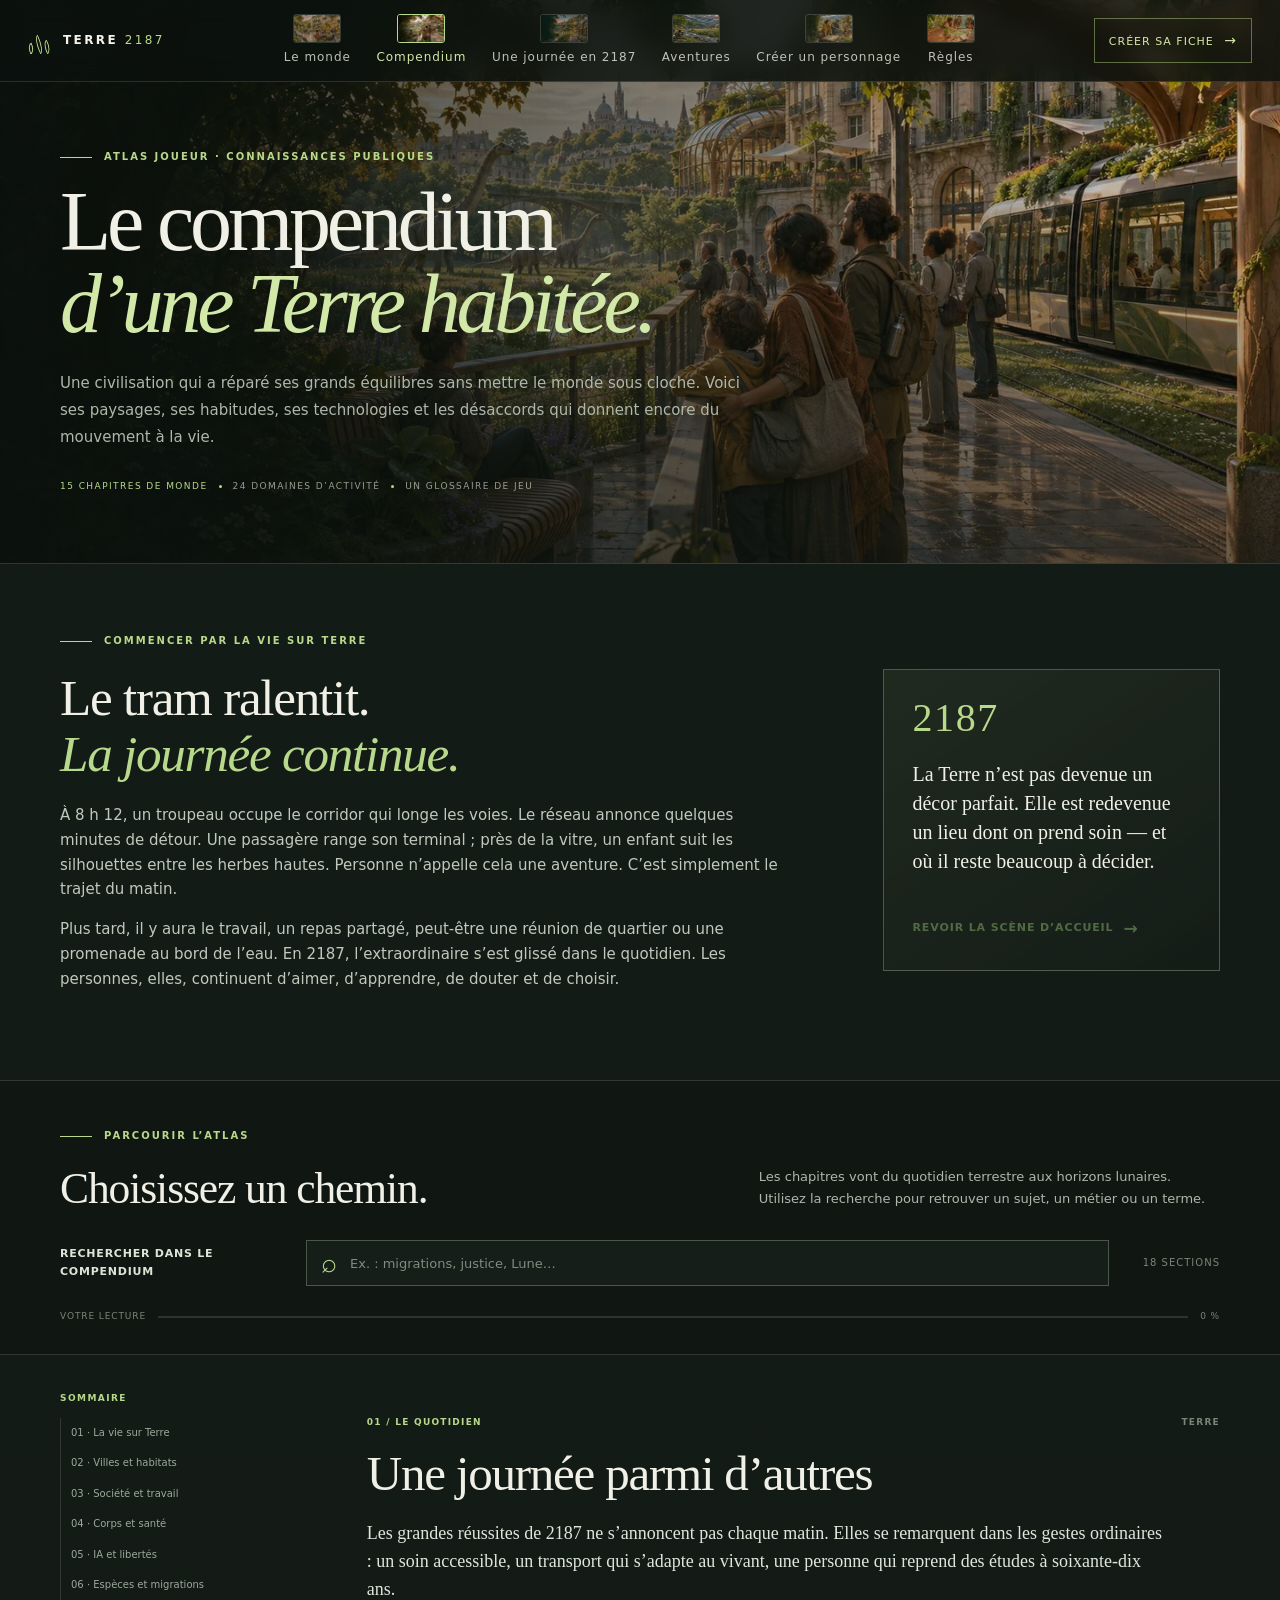
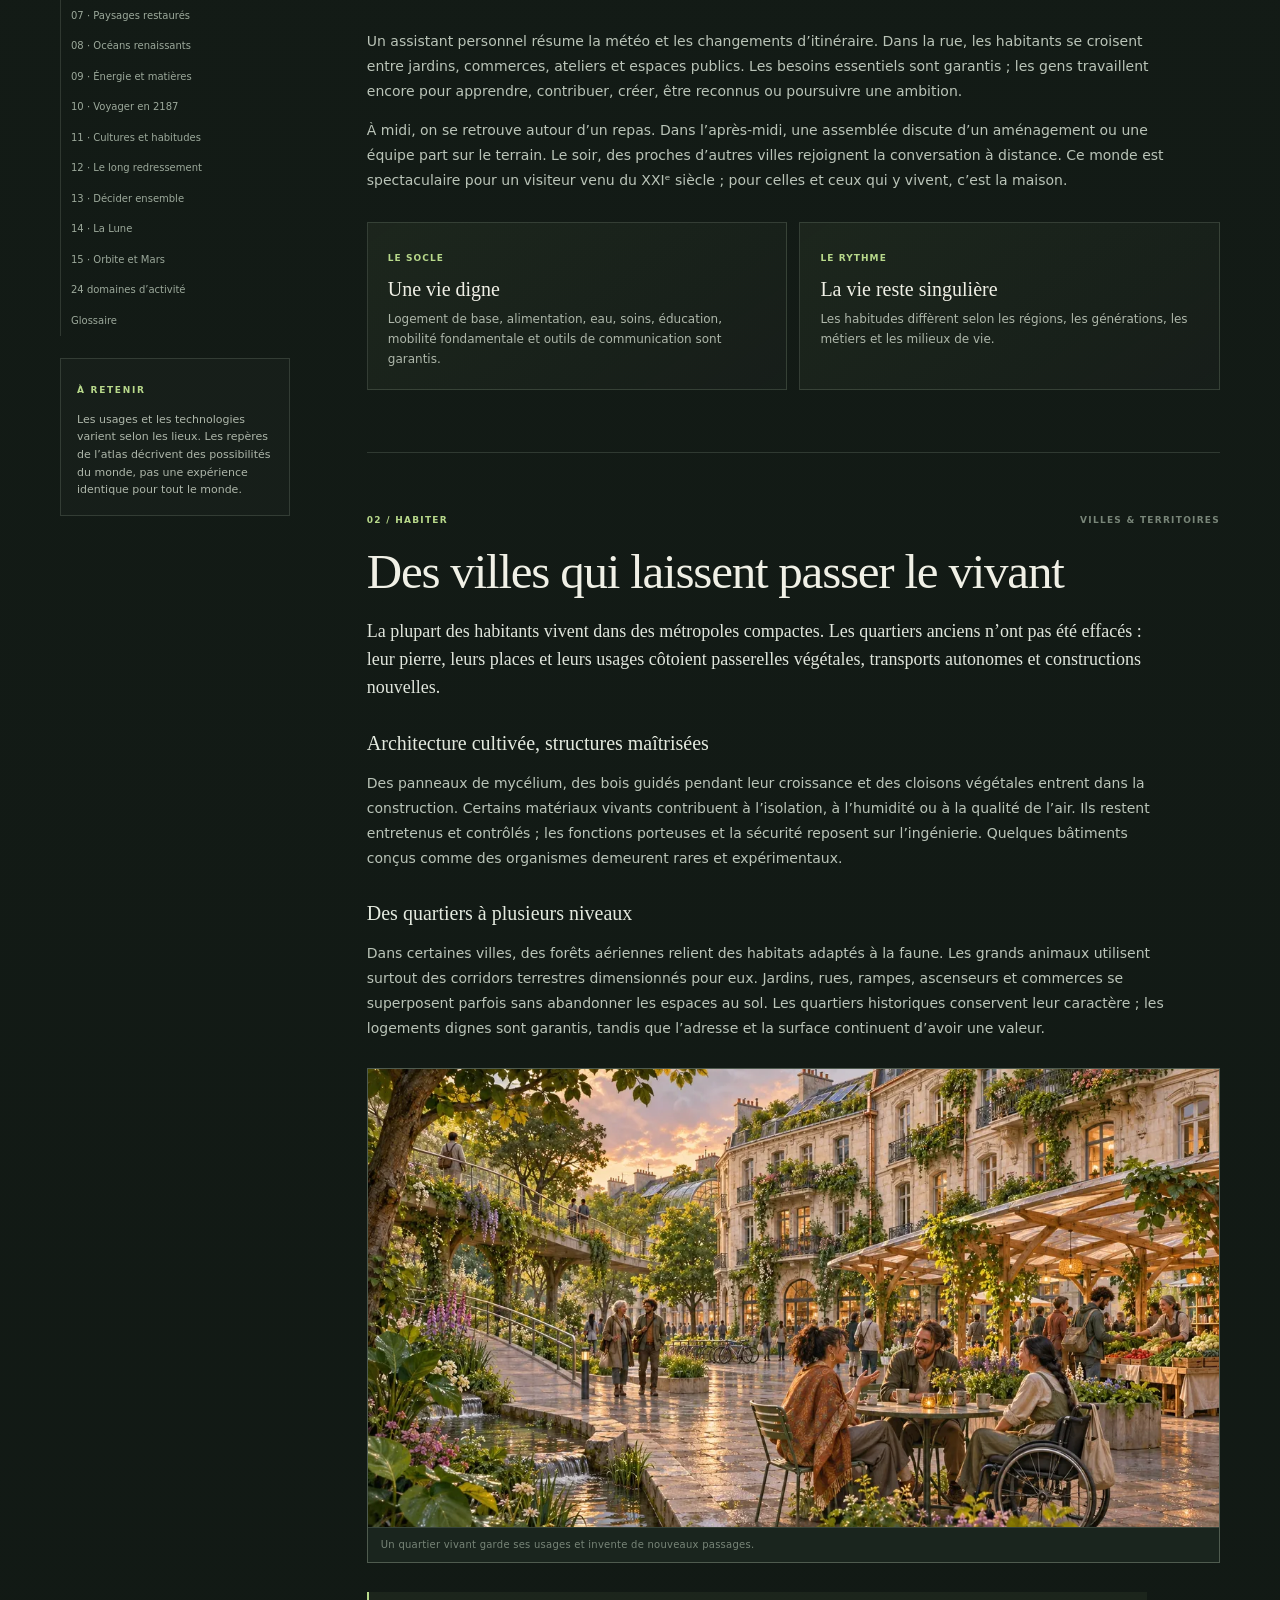
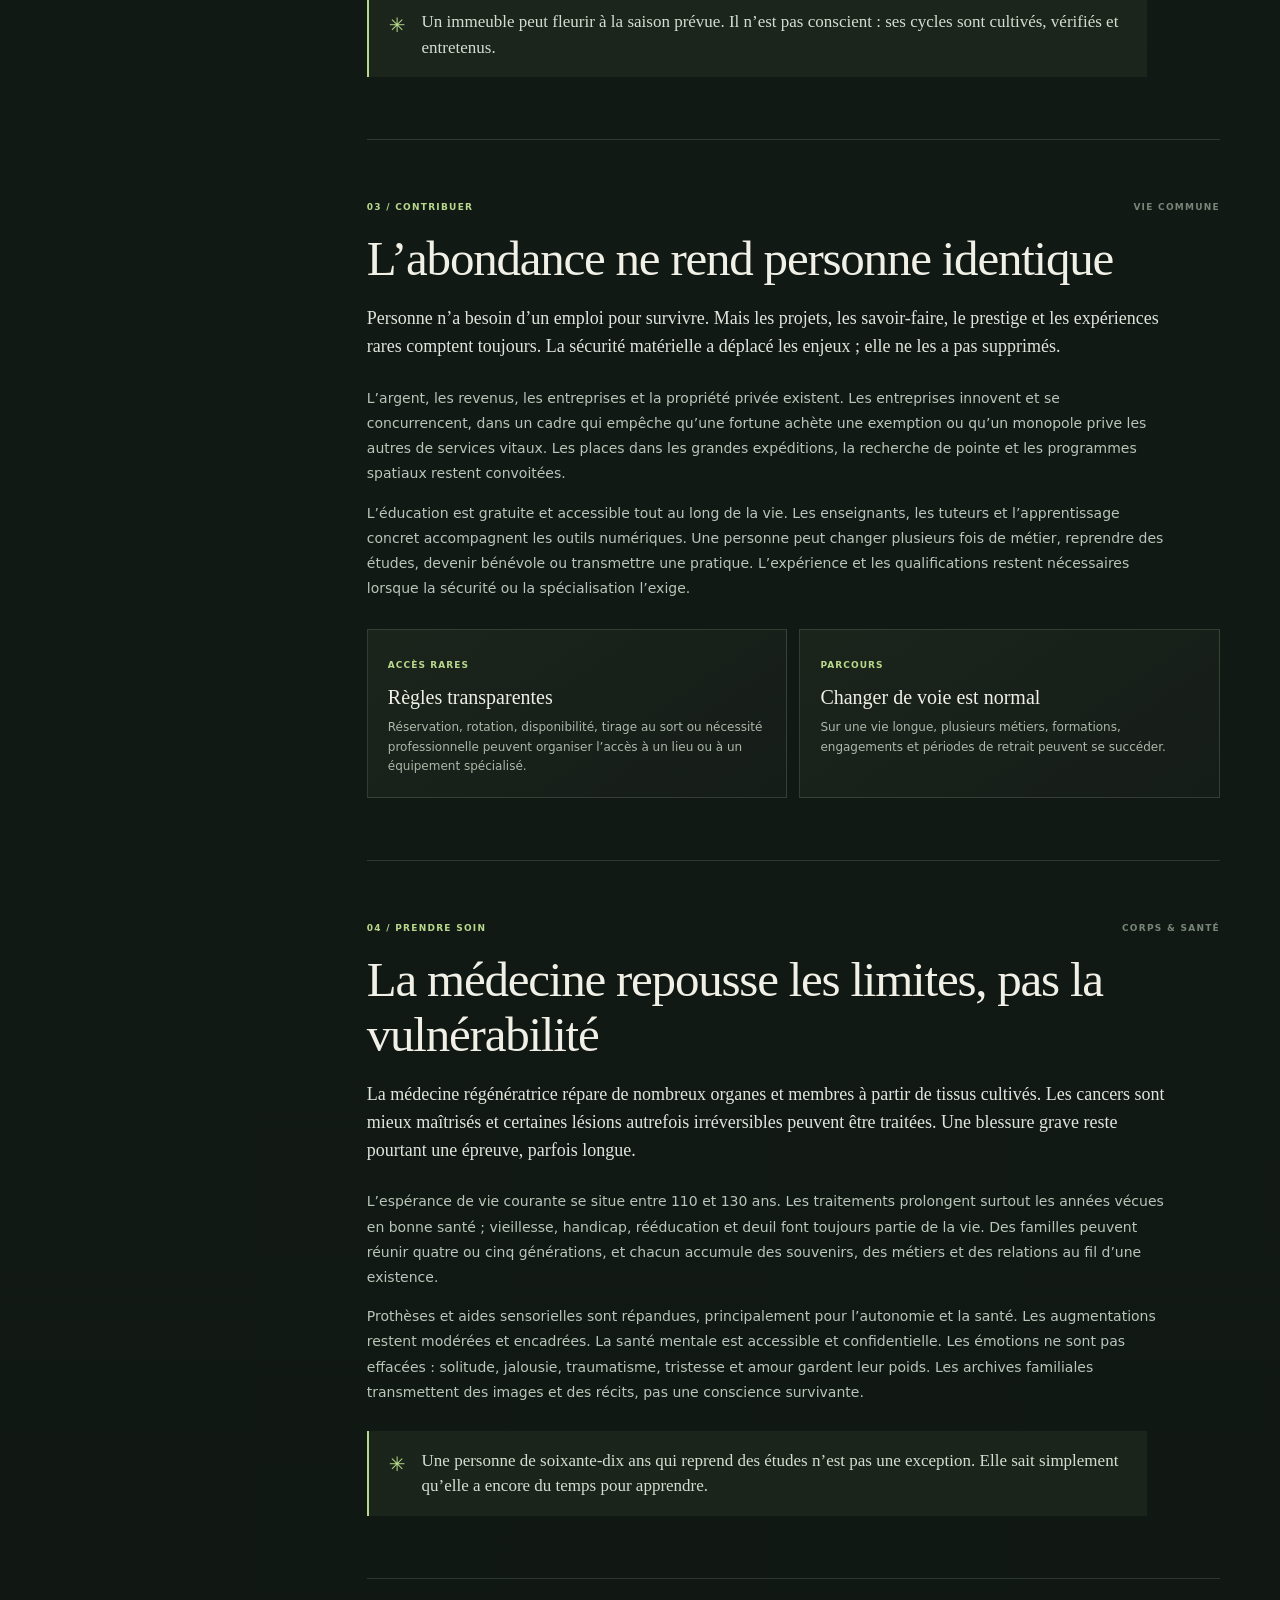
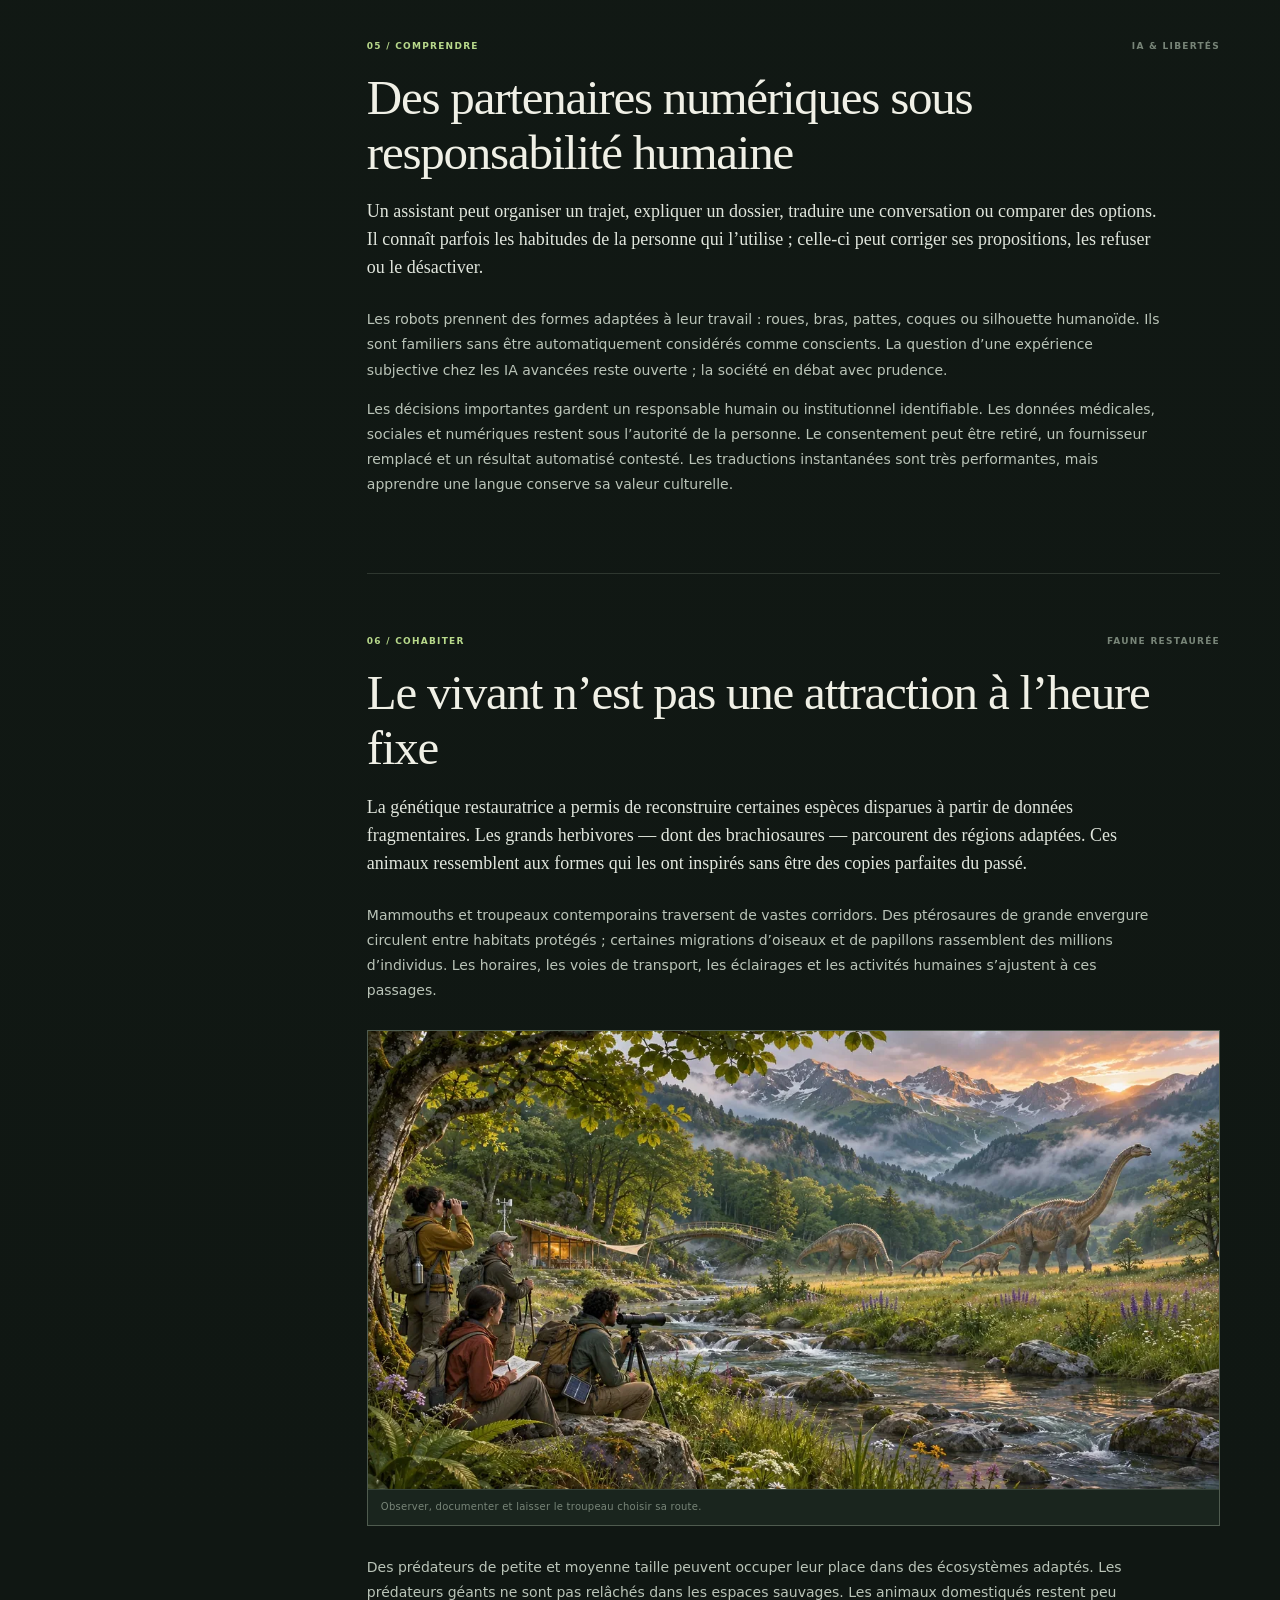
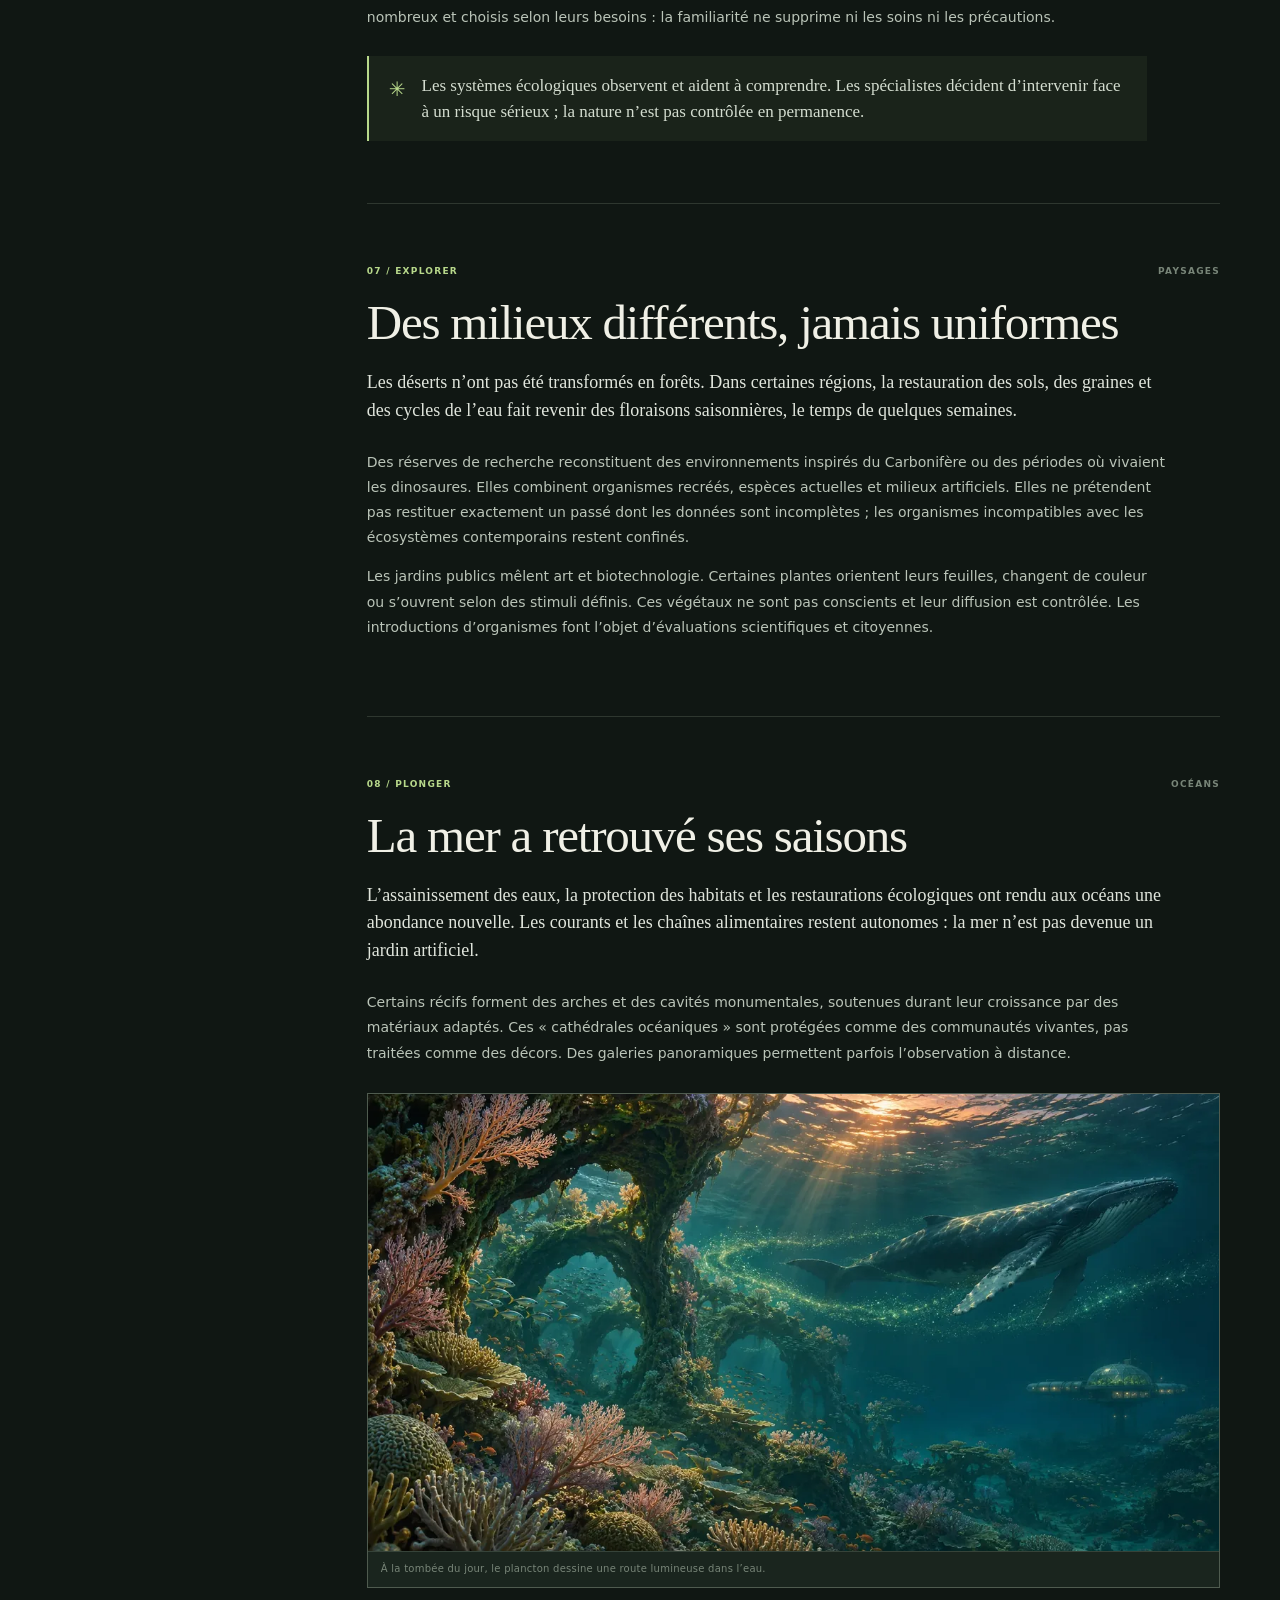
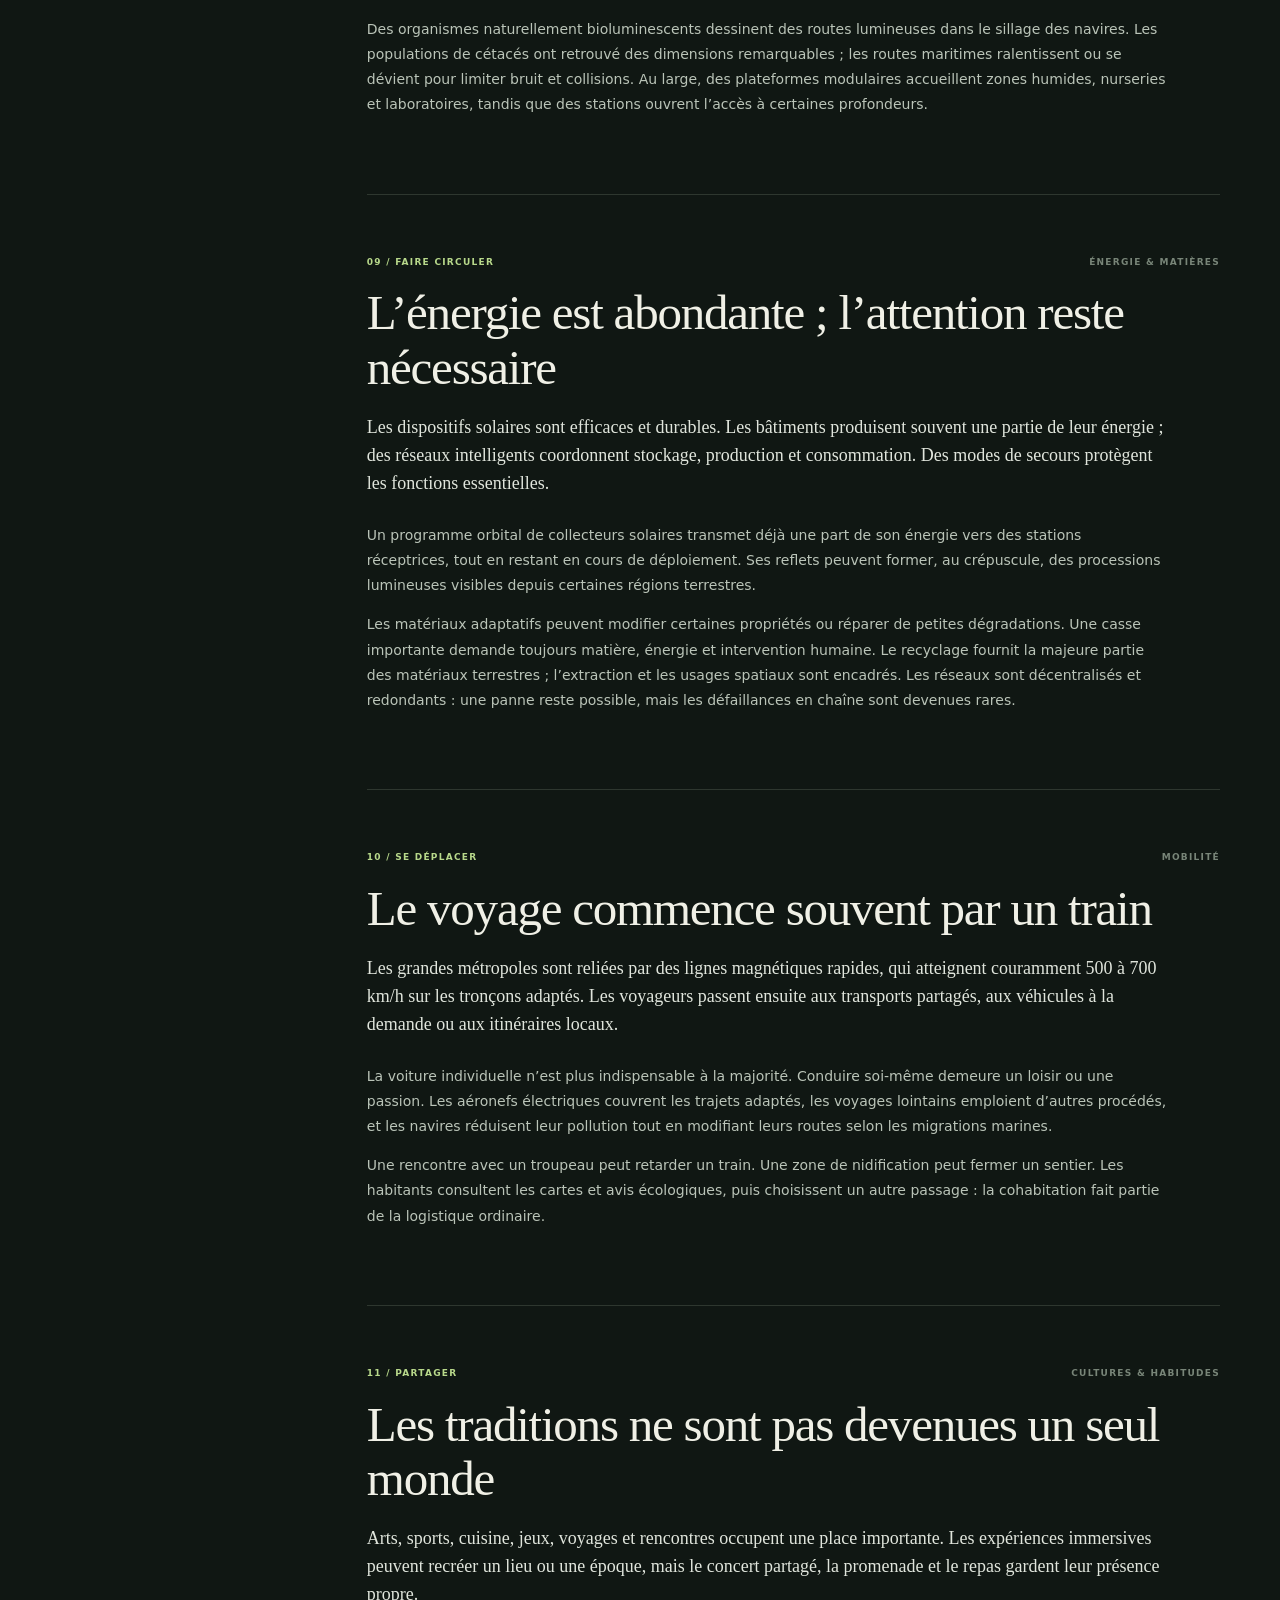
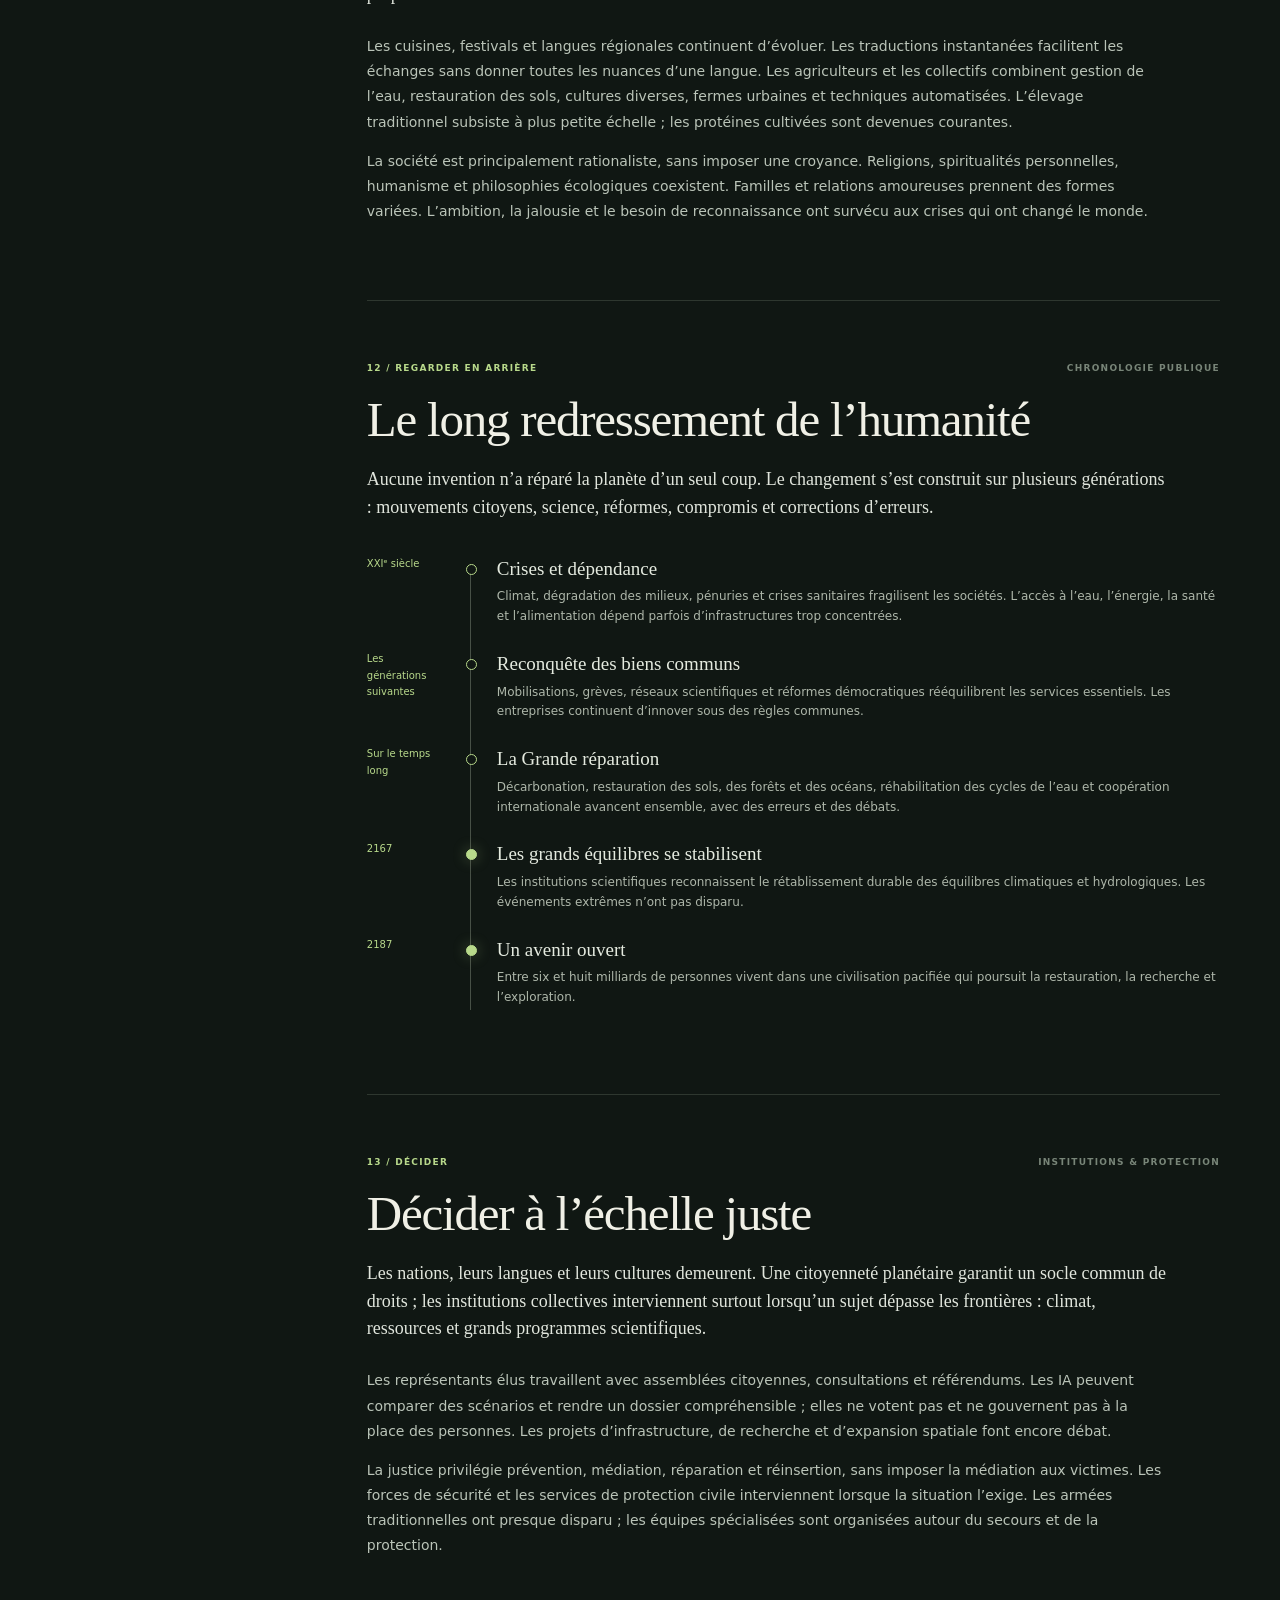
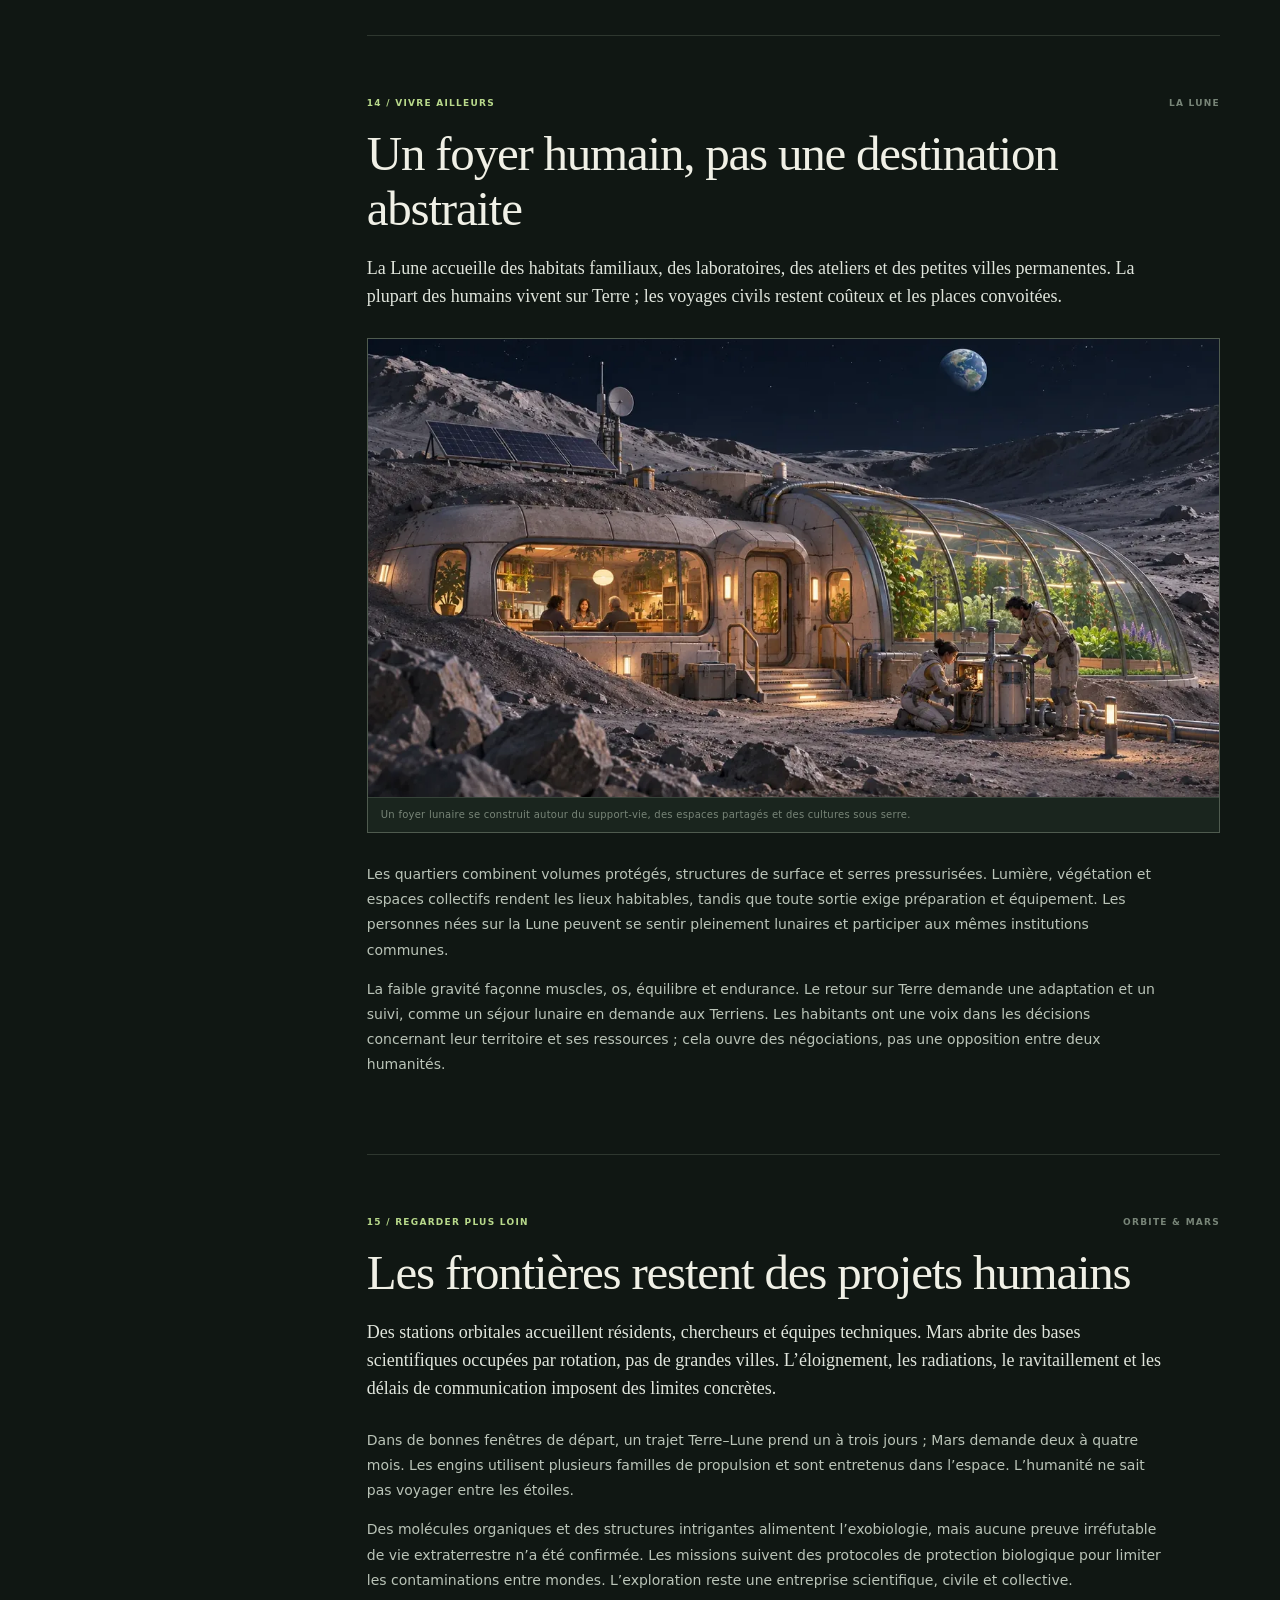
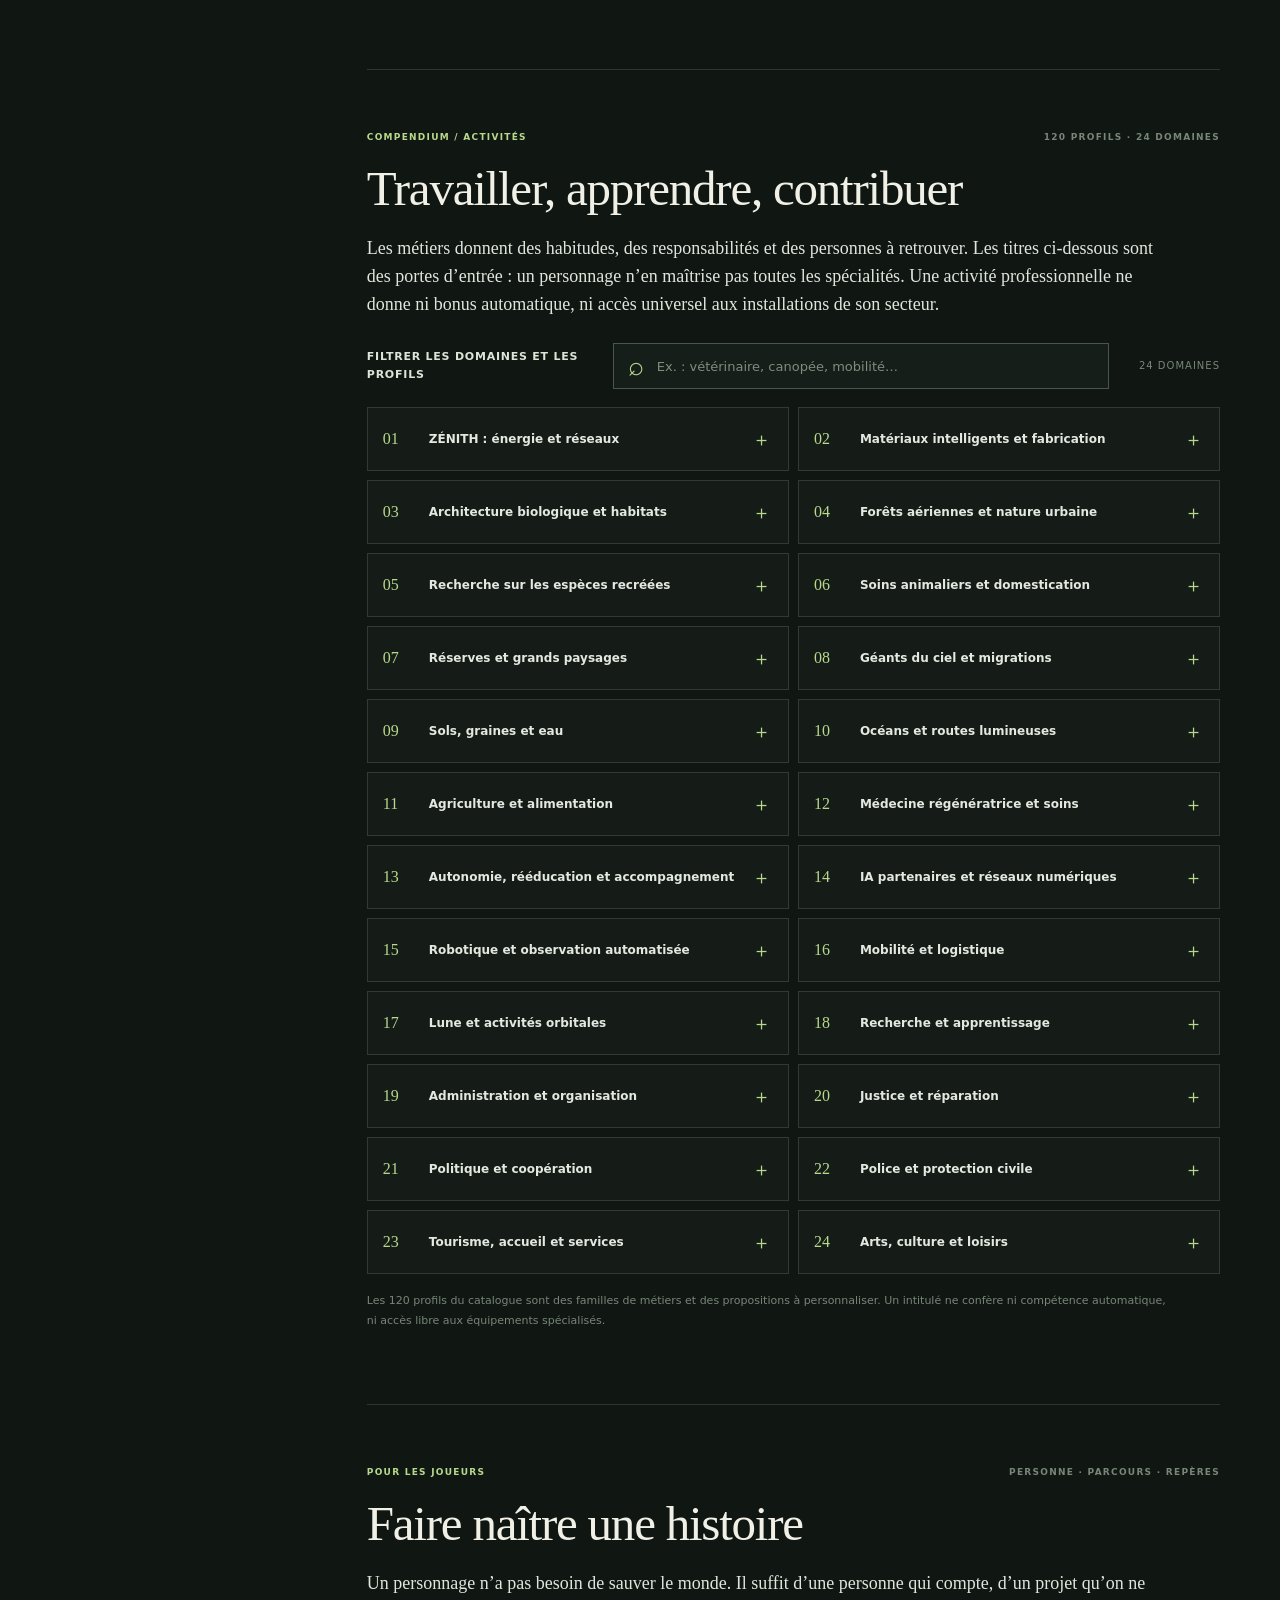
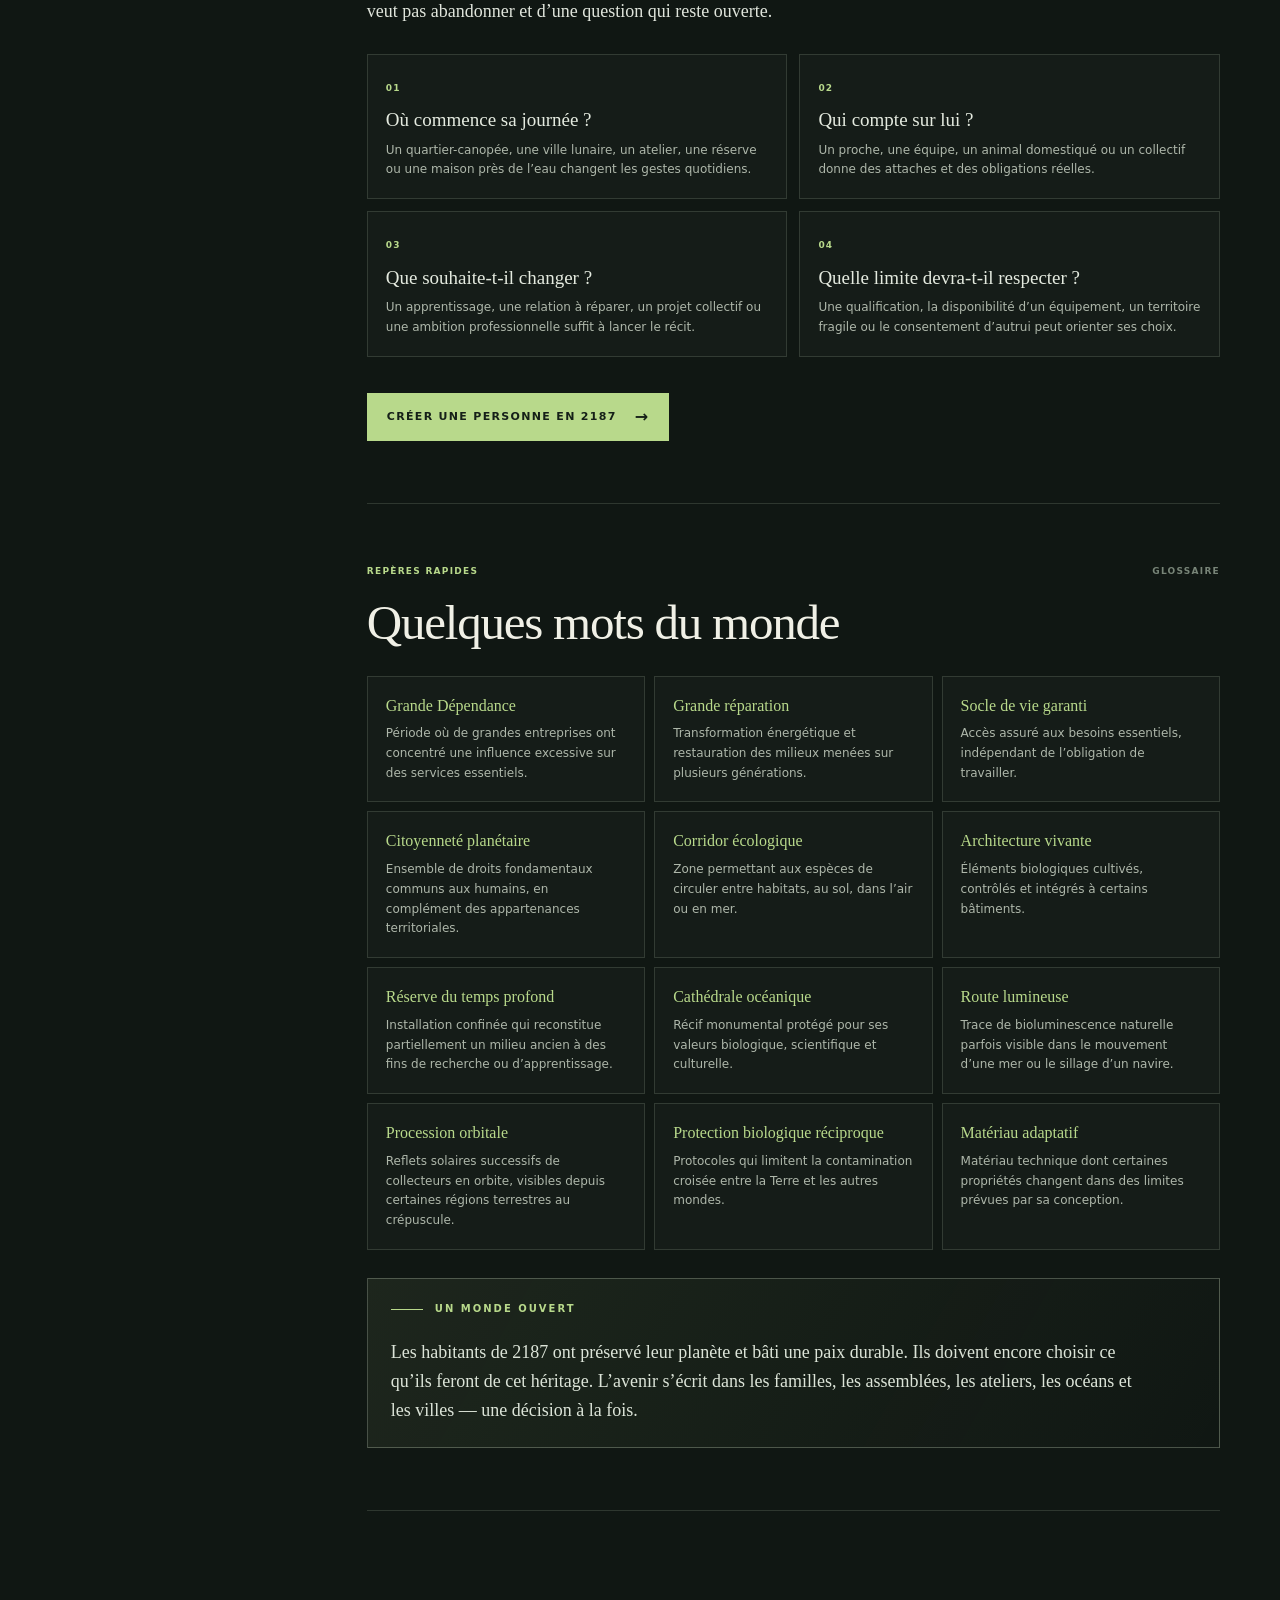
<file: compendium.html>
<!doctype html>
<html lang="fr">
<head>
  <meta charset="utf-8">
  <meta name="viewport" content="width=device-width, initial-scale=1">
  <meta name="theme-color" content="#101713">
  <meta name="description" content="Le compendium de Terre 2187 : société, villes vivantes, faune restaurée, technologies, voyages, Lune et métiers.">
  <meta property="og:title" content="Compendium — Terre 2187">
  <meta property="og:description" content="Un atlas vivant pour découvrir la Terre de 2187 et les histoires qu’on peut y raconter.">
  <title>Compendium — Terre 2187</title>
  <link rel="icon" href="assets/favicon.svg" type="image/svg+xml">
  <link rel="stylesheet" href="css/site.css">
  <script src="js/site.js" defer></script>
  <script src="js/catalogue.js" defer></script>
  <script src="js/compendium.js" defer></script>
</head>
<body>
  <a class="skip-link" href="#contenu">Aller au contenu</a>
  <header class="site-header">
    <a class="brand" href="index.html" aria-label="Terre 2187, accueil">
      <span class="brand-mark" aria-hidden="true"><i></i><i></i><i></i></span>
      <span class="brand-name">TERRE <b>2187</b></span>
    </a>
    <button class="menu-toggle" aria-expanded="false" aria-controls="main-nav" aria-label="Ouvrir le menu"><span></span><span></span></button>
    <nav id="main-nav" class="main-nav" aria-label="Navigation principale">
      <a href="index.html"><img class="nav-illustration" src="assets/lieux-ville-thumb.webp" alt="" width="96" height="64" decoding="async"><span>Le monde</span></a>
      <a class="active" href="compendium.html"><img class="nav-illustration" src="assets/compendium-hero-thumb.webp" alt="" width="96" height="64" decoding="async"><span>Compendium</span></a>
      <a href="index.html#quotidien"><img class="nav-illustration" src="assets/hero-terre-2187-thumb.webp" alt="" width="96" height="64" decoding="async"><span>Une journée en 2187</span></a>
      <a href="aventures.html"><img class="nav-illustration" src="assets/lieux-pyrenees-card.webp" alt="" width="96" height="64" decoding="async"><span>Aventures</span></a>
      <a href="creer.html"><img class="nav-illustration" src="assets/menu-personnages-thumb.webp" alt="" width="96" height="64" decoding="async"><span>Créer un personnage</span></a>
      <a href="regles.html"><img class="nav-illustration" src="assets/menu-regles-thumb.webp" alt="" width="96" height="64" decoding="async"><span>Règles</span></a>
    </nav>
    <a class="header-cta" href="creer.html">Créer sa fiche <span aria-hidden="true">→</span></a>
  </header>

  <main id="contenu">
    <section class="page-hero atlas-hero">
      <div class="atlas-hero-art" role="img" aria-label="Un tram et ses voyageurs longent un corridor végétalisé où se déplacent des dinosaures herbivores"></div>
      <div class="page-wrap">
        <p class="eyebrow"><span class="eyebrow-line"></span> ATLAS JOUEUR · CONNAISSANCES PUBLIQUES</p>
        <h1>Le compendium<br><em>d’une Terre habitée.</em></h1>
        <p class="page-lead">Une civilisation qui a réparé ses grands équilibres sans mettre le monde sous cloche. Voici ses paysages, ses habitudes, ses technologies et les désaccords qui donnent encore du mouvement à la vie.</p>
        <div class="hero-meta"><span>15 chapitres de monde</span><span class="meta-dot"></span><span>24 domaines d’activité</span><span class="meta-dot"></span><span>Un glossaire de jeu</span></div>
      </div>
    </section>

    <section class="atlas-introduction">
      <div class="page-wrap atlas-intro-grid">
        <div class="atlas-opening-copy">
          <p class="eyebrow"><span class="eyebrow-line"></span> COMMENCER PAR LA VIE SUR TERRE</p>
          <h2>Le tram ralentit.<br><em>La journée continue.</em></h2>
          <p>À 8 h 12, un troupeau occupe le corridor qui longe les voies. Le réseau annonce quelques minutes de détour. Une passagère range son terminal ; près de la vitre, un enfant suit les silhouettes entre les herbes hautes. Personne n’appelle cela une aventure. C’est simplement le trajet du matin.</p>
          <p>Plus tard, il y aura le travail, un repas partagé, peut-être une réunion de quartier ou une promenade au bord de l’eau. En 2187, l’extraordinaire s’est glissé dans le quotidien. Les personnes, elles, continuent d’aimer, d’apprendre, de douter et de choisir.</p>
        </div>
        <aside class="atlas-note">
          <span class="atlas-note-mark" aria-hidden="true">2187</span>
          <p>La Terre n’est pas devenue un décor parfait. Elle est redevenue un lieu dont on prend soin — et où il reste beaucoup à décider.</p>
          <a href="index.html#quotidien" class="text-link">Revoir la scène d’accueil <span aria-hidden="true">→</span></a>
        </aside>
      </div>
    </section>

    <section class="atlas-guide-band">
      <div class="page-wrap">
        <div class="atlas-search-head">
          <div>
            <p class="eyebrow"><span class="eyebrow-line"></span> PARCOURIR L’ATLAS</p>
            <h2>Choisissez un chemin.</h2>
          </div>
          <p>Les chapitres vont du quotidien terrestre aux horizons lunaires. Utilisez la recherche pour retrouver un sujet, un métier ou un terme.</p>
        </div>
        <div class="atlas-search-row">
          <label class="atlas-search-label" for="compendiumSearch">Rechercher dans le compendium</label>
          <div class="atlas-search-control"><span aria-hidden="true">⌕</span><input id="compendiumSearch" type="search" placeholder="Ex. : migrations, justice, Lune…" autocomplete="off"><button id="clearCompendiumSearch" type="button" hidden>Effacer</button></div>
          <span id="compendiumResultCount" class="atlas-result-count" aria-live="polite">15 chapitres</span>
        </div>
        <div class="atlas-progress-wrap"><span>Votre lecture</span><div class="atlas-reading-track" role="progressbar" aria-label="Progression dans le compendium" aria-valuemin="0" aria-valuemax="100" aria-valuenow="0"><div id="readingProgress" class="atlas-reading-fill"></div></div><span id="readingProgressLabel">0 %</span></div>
      </div>
    </section>

    <section class="atlas-body">
      <div class="page-wrap atlas-layout">
        <aside class="atlas-sidebar">
          <details class="atlas-index-mobile">
            <summary>Sommaire du compendium</summary>
            <nav class="atlas-index-links" aria-label="Sommaire du compendium">
              <a href="#vie-quotidienne">01 · La vie sur Terre</a>
              <a href="#villes">02 · Villes et habitats</a>
              <a href="#societe">03 · Société et travail</a>
              <a href="#corps">04 · Corps et santé</a>
              <a href="#intelligences">05 · IA et libertés</a>
              <a href="#faune">06 · Espèces et migrations</a>
              <a href="#paysages">07 · Paysages restaurés</a>
              <a href="#oceans">08 · Océans renaissants</a>
              <a href="#infrastructures">09 · Énergie et matières</a>
              <a href="#voyages">10 · Voyager en 2187</a>
              <a href="#cultures">11 · Cultures et habitudes</a>
              <a href="#chronologie">12 · Le long redressement</a>
              <a href="#institutions">13 · Décider ensemble</a>
              <a href="#lune">14 · La Lune</a>
              <a href="#frontieres">15 · Orbite et Mars</a>
              <a href="#metiers">24 domaines d’activité</a>
              <a href="#glossaire">Glossaire</a>
            </nav>
          </details>
          <nav class="atlas-index" aria-label="Sommaire du compendium">
            <p class="atlas-index-label">SOMMAIRE</p>
            <a href="#vie-quotidienne">01 · La vie sur Terre</a>
            <a href="#villes">02 · Villes et habitats</a>
            <a href="#societe">03 · Société et travail</a>
            <a href="#corps">04 · Corps et santé</a>
            <a href="#intelligences">05 · IA et libertés</a>
            <a href="#faune">06 · Espèces et migrations</a>
            <a href="#paysages">07 · Paysages restaurés</a>
            <a href="#oceans">08 · Océans renaissants</a>
            <a href="#infrastructures">09 · Énergie et matières</a>
            <a href="#voyages">10 · Voyager en 2187</a>
            <a href="#cultures">11 · Cultures et habitudes</a>
            <a href="#chronologie">12 · Le long redressement</a>
            <a href="#institutions">13 · Décider ensemble</a>
            <a href="#lune">14 · La Lune</a>
            <a href="#frontieres">15 · Orbite et Mars</a>
            <a href="#metiers">24 domaines d’activité</a>
            <a href="#glossaire">Glossaire</a>
          </nav>
          <div class="atlas-sidebar-note"><span class="card-kicker">À RETENIR</span><p>Les usages et les technologies varient selon les lieux. Les repères de l’atlas décrivent des possibilités du monde, pas une expérience identique pour tout le monde.</p></div>
        </aside>

        <div class="atlas-chapters" id="atlasChapters">
          <section class="atlas-chapter" id="vie-quotidienne" data-atlas-chapter>
            <div class="atlas-chapter-top"><span>01 / LE QUOTIDIEN</span><span>TERRE</span></div>
            <h2>Une journée parmi d’autres</h2>
            <p class="atlas-deck">Les grandes réussites de 2187 ne s’annoncent pas chaque matin. Elles se remarquent dans les gestes ordinaires : un soin accessible, un transport qui s’adapte au vivant, une personne qui reprend des études à soixante-dix ans.</p>
            <p>Un assistant personnel résume la météo et les changements d’itinéraire. Dans la rue, les habitants se croisent entre jardins, commerces, ateliers et espaces publics. Les besoins essentiels sont garantis ; les gens travaillent encore pour apprendre, contribuer, créer, être reconnus ou poursuivre une ambition.</p>
            <p>À midi, on se retrouve autour d’un repas. Dans l’après-midi, une assemblée discute d’un aménagement ou une équipe part sur le terrain. Le soir, des proches d’autres villes rejoignent la conversation à distance. Ce monde est spectaculaire pour un visiteur venu du XXIᵉ siècle ; pour celles et ceux qui y vivent, c’est la maison.</p>
            <div class="atlas-fact-grid">
              <article class="atlas-fact"><span>LE SOCLE</span><strong>Une vie digne</strong><p>Logement de base, alimentation, eau, soins, éducation, mobilité fondamentale et outils de communication sont garantis.</p></article>
              <article class="atlas-fact"><span>LE RYTHME</span><strong>La vie reste singulière</strong><p>Les habitudes diffèrent selon les régions, les générations, les métiers et les milieux de vie.</p></article>
            </div>
          </section>

          <section class="atlas-chapter" id="villes" data-atlas-chapter>
            <div class="atlas-chapter-top"><span>02 / HABITER</span><span>VILLES & TERRITOIRES</span></div>
            <h2>Des villes qui laissent passer le vivant</h2>
            <p class="atlas-deck">La plupart des habitants vivent dans des métropoles compactes. Les quartiers anciens n’ont pas été effacés : leur pierre, leurs places et leurs usages côtoient passerelles végétales, transports autonomes et constructions nouvelles.</p>
            <h3>Architecture cultivée, structures maîtrisées</h3>
            <p>Des panneaux de mycélium, des bois guidés pendant leur croissance et des cloisons végétales entrent dans la construction. Certains matériaux vivants contribuent à l’isolation, à l’humidité ou à la qualité de l’air. Ils restent entretenus et contrôlés ; les fonctions porteuses et la sécurité reposent sur l’ingénierie. Quelques bâtiments conçus comme des organismes demeurent rares et expérimentaux.</p>
            <h3>Des quartiers à plusieurs niveaux</h3>
            <p>Dans certaines villes, des forêts aériennes relient des habitats adaptés à la faune. Les grands animaux utilisent surtout des corridors terrestres dimensionnés pour eux. Jardins, rues, rampes, ascenseurs et commerces se superposent parfois sans abandonner les espaces au sol. Les quartiers historiques conservent leur caractère ; les logements dignes sont garantis, tandis que l’adresse et la surface continuent d’avoir une valeur.</p>
            <figure class="atlas-visual"><img src="assets/lieux-ville.webp" alt="Une place de quartier mêle immeubles anciens, passerelle végétalisée, marché et espaces de rencontre en 2187" loading="lazy" decoding="async"><figcaption>Un quartier vivant garde ses usages et invente de nouveaux passages.</figcaption></figure>
            <div class="atlas-callout"><span class="atlas-callout-mark" aria-hidden="true">✳</span><p>Un immeuble peut fleurir à la saison prévue. Il n’est pas conscient : ses cycles sont cultivés, vérifiés et entretenus.</p></div>
          </section>

          <section class="atlas-chapter" id="societe" data-atlas-chapter>
            <div class="atlas-chapter-top"><span>03 / CONTRIBUER</span><span>VIE COMMUNE</span></div>
            <h2>L’abondance ne rend personne identique</h2>
            <p class="atlas-deck">Personne n’a besoin d’un emploi pour survivre. Mais les projets, les savoir-faire, le prestige et les expériences rares comptent toujours. La sécurité matérielle a déplacé les enjeux ; elle ne les a pas supprimés.</p>
            <p>L’argent, les revenus, les entreprises et la propriété privée existent. Les entreprises innovent et se concurrencent, dans un cadre qui empêche qu’une fortune achète une exemption ou qu’un monopole prive les autres de services vitaux. Les places dans les grandes expéditions, la recherche de pointe et les programmes spatiaux restent convoitées.</p>
            <p>L’éducation est gratuite et accessible tout au long de la vie. Les enseignants, les tuteurs et l’apprentissage concret accompagnent les outils numériques. Une personne peut changer plusieurs fois de métier, reprendre des études, devenir bénévole ou transmettre une pratique. L’expérience et les qualifications restent nécessaires lorsque la sécurité ou la spécialisation l’exige.</p>
            <div class="atlas-fact-grid">
              <article class="atlas-fact"><span>ACCÈS RARES</span><strong>Règles transparentes</strong><p>Réservation, rotation, disponibilité, tirage au sort ou nécessité professionnelle peuvent organiser l’accès à un lieu ou à un équipement spécialisé.</p></article>
              <article class="atlas-fact"><span>PARCOURS</span><strong>Changer de voie est normal</strong><p>Sur une vie longue, plusieurs métiers, formations, engagements et périodes de retrait peuvent se succéder.</p></article>
            </div>
          </section>

          <section class="atlas-chapter" id="corps" data-atlas-chapter>
            <div class="atlas-chapter-top"><span>04 / PRENDRE SOIN</span><span>CORPS & SANTÉ</span></div>
            <h2>La médecine repousse les limites, pas la vulnérabilité</h2>
            <p class="atlas-deck">La médecine régénératrice répare de nombreux organes et membres à partir de tissus cultivés. Les cancers sont mieux maîtrisés et certaines lésions autrefois irréversibles peuvent être traitées. Une blessure grave reste pourtant une épreuve, parfois longue.</p>
            <p>L’espérance de vie courante se situe entre 110 et 130 ans. Les traitements prolongent surtout les années vécues en bonne santé ; vieillesse, handicap, rééducation et deuil font toujours partie de la vie. Des familles peuvent réunir quatre ou cinq générations, et chacun accumule des souvenirs, des métiers et des relations au fil d’une existence.</p>
            <p>Prothèses et aides sensorielles sont répandues, principalement pour l’autonomie et la santé. Les augmentations restent modérées et encadrées. La santé mentale est accessible et confidentielle. Les émotions ne sont pas effacées : solitude, jalousie, traumatisme, tristesse et amour gardent leur poids. Les archives familiales transmettent des images et des récits, pas une conscience survivante.</p>
            <div class="atlas-callout"><span class="atlas-callout-mark" aria-hidden="true">✳</span><p>Une personne de soixante-dix ans qui reprend des études n’est pas une exception. Elle sait simplement qu’elle a encore du temps pour apprendre.</p></div>
          </section>

          <section class="atlas-chapter" id="intelligences" data-atlas-chapter>
            <div class="atlas-chapter-top"><span>05 / COMPRENDRE</span><span>IA & LIBERTÉS</span></div>
            <h2>Des partenaires numériques sous responsabilité humaine</h2>
            <p class="atlas-deck">Un assistant peut organiser un trajet, expliquer un dossier, traduire une conversation ou comparer des options. Il connaît parfois les habitudes de la personne qui l’utilise ; celle-ci peut corriger ses propositions, les refuser ou le désactiver.</p>
            <p>Les robots prennent des formes adaptées à leur travail : roues, bras, pattes, coques ou silhouette humanoïde. Ils sont familiers sans être automatiquement considérés comme conscients. La question d’une expérience subjective chez les IA avancées reste ouverte ; la société en débat avec prudence.</p>
            <p>Les décisions importantes gardent un responsable humain ou institutionnel identifiable. Les données médicales, sociales et numériques restent sous l’autorité de la personne. Le consentement peut être retiré, un fournisseur remplacé et un résultat automatisé contesté. Les traductions instantanées sont très performantes, mais apprendre une langue conserve sa valeur culturelle.</p>
          </section>

          <section class="atlas-chapter" id="faune" data-atlas-chapter>
            <div class="atlas-chapter-top"><span>06 / COHABITER</span><span>FAUNE RESTAURÉE</span></div>
            <h2>Le vivant n’est pas une attraction à l’heure fixe</h2>
            <p class="atlas-deck">La génétique restauratrice a permis de reconstruire certaines espèces disparues à partir de données fragmentaires. Les grands herbivores — dont des brachiosaures — parcourent des régions adaptées. Ces animaux ressemblent aux formes qui les ont inspirés sans être des copies parfaites du passé.</p>
            <p>Mammouths et troupeaux contemporains traversent de vastes corridors. Des ptérosaures de grande envergure circulent entre habitats protégés ; certaines migrations d’oiseaux et de papillons rassemblent des millions d’individus. Les horaires, les voies de transport, les éclairages et les activités humaines s’ajustent à ces passages.</p>
            <figure class="atlas-visual"><img src="assets/lieux-pyrenees.webp" alt="Dans une vallée des Pyrénées, des observateurs suivent à distance une famille de grands herbivores recréés" loading="lazy" decoding="async"><figcaption>Observer, documenter et laisser le troupeau choisir sa route.</figcaption></figure>
            <p>Des prédateurs de petite et moyenne taille peuvent occuper leur place dans des écosystèmes adaptés. Les prédateurs géants ne sont pas relâchés dans les espaces sauvages. Les animaux domestiqués restent peu nombreux et choisis selon leurs besoins : la familiarité ne supprime ni les soins ni les précautions.</p>
            <div class="atlas-callout"><span class="atlas-callout-mark" aria-hidden="true">✳</span><p>Les systèmes écologiques observent et aident à comprendre. Les spécialistes décident d’intervenir face à un risque sérieux ; la nature n’est pas contrôlée en permanence.</p></div>
          </section>

          <section class="atlas-chapter" id="paysages" data-atlas-chapter>
            <div class="atlas-chapter-top"><span>07 / EXPLORER</span><span>PAYSAGES</span></div>
            <h2>Des milieux différents, jamais uniformes</h2>
            <p class="atlas-deck">Les déserts n’ont pas été transformés en forêts. Dans certaines régions, la restauration des sols, des graines et des cycles de l’eau fait revenir des floraisons saisonnières, le temps de quelques semaines.</p>
            <p>Des réserves de recherche reconstituent des environnements inspirés du Carbonifère ou des périodes où vivaient les dinosaures. Elles combinent organismes recréés, espèces actuelles et milieux artificiels. Elles ne prétendent pas restituer exactement un passé dont les données sont incomplètes ; les organismes incompatibles avec les écosystèmes contemporains restent confinés.</p>
            <p>Les jardins publics mêlent art et biotechnologie. Certaines plantes orientent leurs feuilles, changent de couleur ou s’ouvrent selon des stimuli définis. Ces végétaux ne sont pas conscients et leur diffusion est contrôlée. Les introductions d’organismes font l’objet d’évaluations scientifiques et citoyennes.</p>
          </section>

          <section class="atlas-chapter" id="oceans" data-atlas-chapter>
            <div class="atlas-chapter-top"><span>08 / PLONGER</span><span>OCÉANS</span></div>
            <h2>La mer a retrouvé ses saisons</h2>
            <p class="atlas-deck">L’assainissement des eaux, la protection des habitats et les restaurations écologiques ont rendu aux océans une abondance nouvelle. Les courants et les chaînes alimentaires restent autonomes : la mer n’est pas devenue un jardin artificiel.</p>
            <p>Certains récifs forment des arches et des cavités monumentales, soutenues durant leur croissance par des matériaux adaptés. Ces « cathédrales océaniques » sont protégées comme des communautés vivantes, pas traitées comme des décors. Des galeries panoramiques permettent parfois l’observation à distance.</p>
            <figure class="atlas-visual"><img src="assets/lieux-ocean.webp" alt="Un cétacé passe près d’un récif monumental éclairé par des organismes bioluminescents" loading="lazy" decoding="async"><figcaption>À la tombée du jour, le plancton dessine une route lumineuse dans l’eau.</figcaption></figure>
            <p>Des organismes naturellement bioluminescents dessinent des routes lumineuses dans le sillage des navires. Les populations de cétacés ont retrouvé des dimensions remarquables ; les routes maritimes ralentissent ou se dévient pour limiter bruit et collisions. Au large, des plateformes modulaires accueillent zones humides, nurseries et laboratoires, tandis que des stations ouvrent l’accès à certaines profondeurs.</p>
          </section>

          <section class="atlas-chapter" id="infrastructures" data-atlas-chapter>
            <div class="atlas-chapter-top"><span>09 / FAIRE CIRCULER</span><span>ÉNERGIE & MATIÈRES</span></div>
            <h2>L’énergie est abondante ; l’attention reste nécessaire</h2>
            <p class="atlas-deck">Les dispositifs solaires sont efficaces et durables. Les bâtiments produisent souvent une partie de leur énergie ; des réseaux intelligents coordonnent stockage, production et consommation. Des modes de secours protègent les fonctions essentielles.</p>
            <p>Un programme orbital de collecteurs solaires transmet déjà une part de son énergie vers des stations réceptrices, tout en restant en cours de déploiement. Ses reflets peuvent former, au crépuscule, des processions lumineuses visibles depuis certaines régions terrestres.</p>
            <p>Les matériaux adaptatifs peuvent modifier certaines propriétés ou réparer de petites dégradations. Une casse importante demande toujours matière, énergie et intervention humaine. Le recyclage fournit la majeure partie des matériaux terrestres ; l’extraction et les usages spatiaux sont encadrés. Les réseaux sont décentralisés et redondants : une panne reste possible, mais les défaillances en chaîne sont devenues rares.</p>
          </section>

          <section class="atlas-chapter" id="voyages" data-atlas-chapter>
            <div class="atlas-chapter-top"><span>10 / SE DÉPLACER</span><span>MOBILITÉ</span></div>
            <h2>Le voyage commence souvent par un train</h2>
            <p class="atlas-deck">Les grandes métropoles sont reliées par des lignes magnétiques rapides, qui atteignent couramment 500 à 700 km/h sur les tronçons adaptés. Les voyageurs passent ensuite aux transports partagés, aux véhicules à la demande ou aux itinéraires locaux.</p>
            <p>La voiture individuelle n’est plus indispensable à la majorité. Conduire soi-même demeure un loisir ou une passion. Les aéronefs électriques couvrent les trajets adaptés, les voyages lointains emploient d’autres procédés, et les navires réduisent leur pollution tout en modifiant leurs routes selon les migrations marines.</p>
            <p>Une rencontre avec un troupeau peut retarder un train. Une zone de nidification peut fermer un sentier. Les habitants consultent les cartes et avis écologiques, puis choisissent un autre passage : la cohabitation fait partie de la logistique ordinaire.</p>
          </section>

          <section class="atlas-chapter" id="cultures" data-atlas-chapter>
            <div class="atlas-chapter-top"><span>11 / PARTAGER</span><span>CULTURES & HABITUDES</span></div>
            <h2>Les traditions ne sont pas devenues un seul monde</h2>
            <p class="atlas-deck">Arts, sports, cuisine, jeux, voyages et rencontres occupent une place importante. Les expériences immersives peuvent recréer un lieu ou une époque, mais le concert partagé, la promenade et le repas gardent leur présence propre.</p>
            <p>Les cuisines, festivals et langues régionales continuent d’évoluer. Les traductions instantanées facilitent les échanges sans donner toutes les nuances d’une langue. Les agriculteurs et les collectifs combinent gestion de l’eau, restauration des sols, cultures diverses, fermes urbaines et techniques automatisées. L’élevage traditionnel subsiste à plus petite échelle ; les protéines cultivées sont devenues courantes.</p>
            <p>La société est principalement rationaliste, sans imposer une croyance. Religions, spiritualités personnelles, humanisme et philosophies écologiques coexistent. Familles et relations amoureuses prennent des formes variées. L’ambition, la jalousie et le besoin de reconnaissance ont survécu aux crises qui ont changé le monde.</p>
          </section>

          <section class="atlas-chapter" id="chronologie" data-atlas-chapter>
            <div class="atlas-chapter-top"><span>12 / REGARDER EN ARRIÈRE</span><span>CHRONOLOGIE PUBLIQUE</span></div>
            <h2>Le long redressement de l’humanité</h2>
            <p class="atlas-deck">Aucune invention n’a réparé la planète d’un seul coup. Le changement s’est construit sur plusieurs générations : mouvements citoyens, science, réformes, compromis et corrections d’erreurs.</p>
            <ol class="atlas-timeline">
              <li><span>XXIᵉ siècle</span><div><h3>Crises et dépendance</h3><p>Climat, dégradation des milieux, pénuries et crises sanitaires fragilisent les sociétés. L’accès à l’eau, l’énergie, la santé et l’alimentation dépend parfois d’infrastructures trop concentrées.</p></div></li>
              <li><span>Les générations suivantes</span><div><h3>Reconquête des biens communs</h3><p>Mobilisations, grèves, réseaux scientifiques et réformes démocratiques rééquilibrent les services essentiels. Les entreprises continuent d’innover sous des règles communes.</p></div></li>
              <li><span>Sur le temps long</span><div><h3>La Grande réparation</h3><p>Décarbonation, restauration des sols, des forêts et des océans, réhabilitation des cycles de l’eau et coopération internationale avancent ensemble, avec des erreurs et des débats.</p></div></li>
              <li class="timeline-current"><span>2167</span><div><h3>Les grands équilibres se stabilisent</h3><p>Les institutions scientifiques reconnaissent le rétablissement durable des équilibres climatiques et hydrologiques. Les événements extrêmes n’ont pas disparu.</p></div></li>
              <li class="timeline-current"><span>2187</span><div><h3>Un avenir ouvert</h3><p>Entre six et huit milliards de personnes vivent dans une civilisation pacifiée qui poursuit la restauration, la recherche et l’exploration.</p></div></li>
            </ol>
          </section>

          <section class="atlas-chapter" id="institutions" data-atlas-chapter>
            <div class="atlas-chapter-top"><span>13 / DÉCIDER</span><span>INSTITUTIONS & PROTECTION</span></div>
            <h2>Décider à l’échelle juste</h2>
            <p class="atlas-deck">Les nations, leurs langues et leurs cultures demeurent. Une citoyenneté planétaire garantit un socle commun de droits ; les institutions collectives interviennent surtout lorsqu’un sujet dépasse les frontières : climat, ressources et grands programmes scientifiques.</p>
            <p>Les représentants élus travaillent avec assemblées citoyennes, consultations et référendums. Les IA peuvent comparer des scénarios et rendre un dossier compréhensible ; elles ne votent pas et ne gouvernent pas à la place des personnes. Les projets d’infrastructure, de recherche et d’expansion spatiale font encore débat.</p>
            <p>La justice privilégie prévention, médiation, réparation et réinsertion, sans imposer la médiation aux victimes. Les forces de sécurité et les services de protection civile interviennent lorsque la situation l’exige. Les armées traditionnelles ont presque disparu ; les équipes spécialisées sont organisées autour du secours et de la protection.</p>
          </section>

          <section class="atlas-chapter" id="lune" data-atlas-chapter>
            <div class="atlas-chapter-top"><span>14 / VIVRE AILLEURS</span><span>LA LUNE</span></div>
            <h2>Un foyer humain, pas une destination abstraite</h2>
            <p class="atlas-deck">La Lune accueille des habitats familiaux, des laboratoires, des ateliers et des petites villes permanentes. La plupart des humains vivent sur Terre ; les voyages civils restent coûteux et les places convoitées.</p>
            <figure class="atlas-visual"><img src="assets/lieux-lune.webp" alt="Un habitat lunaire accueille une serre pressurisée, avec la Terre visible au-dessus de l’horizon" loading="lazy" decoding="async"><figcaption>Un foyer lunaire se construit autour du support-vie, des espaces partagés et des cultures sous serre.</figcaption></figure>
            <p>Les quartiers combinent volumes protégés, structures de surface et serres pressurisées. Lumière, végétation et espaces collectifs rendent les lieux habitables, tandis que toute sortie exige préparation et équipement. Les personnes nées sur la Lune peuvent se sentir pleinement lunaires et participer aux mêmes institutions communes.</p>
            <p>La faible gravité façonne muscles, os, équilibre et endurance. Le retour sur Terre demande une adaptation et un suivi, comme un séjour lunaire en demande aux Terriens. Les habitants ont une voix dans les décisions concernant leur territoire et ses ressources ; cela ouvre des négociations, pas une opposition entre deux humanités.</p>
          </section>

          <section class="atlas-chapter" id="frontieres" data-atlas-chapter>
            <div class="atlas-chapter-top"><span>15 / REGARDER PLUS LOIN</span><span>ORBITE & MARS</span></div>
            <h2>Les frontières restent des projets humains</h2>
            <p class="atlas-deck">Des stations orbitales accueillent résidents, chercheurs et équipes techniques. Mars abrite des bases scientifiques occupées par rotation, pas de grandes villes. L’éloignement, les radiations, le ravitaillement et les délais de communication imposent des limites concrètes.</p>
            <p>Dans de bonnes fenêtres de départ, un trajet Terre–Lune prend un à trois jours ; Mars demande deux à quatre mois. Les engins utilisent plusieurs familles de propulsion et sont entretenus dans l’espace. L’humanité ne sait pas voyager entre les étoiles.</p>
            <p>Des molécules organiques et des structures intrigantes alimentent l’exobiologie, mais aucune preuve irréfutable de vie extraterrestre n’a été confirmée. Les missions suivent des protocoles de protection biologique pour limiter les contaminations entre mondes. L’exploration reste une entreprise scientifique, civile et collective.</p>
          </section>

          <section class="atlas-chapter atlas-domain-chapter" id="metiers" data-atlas-chapter>
            <div class="atlas-chapter-top"><span>COMPENDIUM / ACTIVITÉS</span><span>120 PROFILS · 24 DOMAINES</span></div>
            <h2>Travailler, apprendre, contribuer</h2>
            <p class="atlas-deck">Les métiers donnent des habitudes, des responsabilités et des personnes à retrouver. Les titres ci-dessous sont des portes d’entrée : un personnage n’en maîtrise pas toutes les spécialités. Une activité professionnelle ne donne ni bonus automatique, ni accès universel aux installations de son secteur.</p>
            <div class="atlas-search-row atlas-domain-search-row">
              <label class="atlas-search-label" for="domainSearch">Filtrer les domaines et les profils</label>
              <div class="atlas-search-control"><span aria-hidden="true">⌕</span><input id="domainSearch" type="search" placeholder="Ex. : vétérinaire, canopée, mobilité…" autocomplete="off"><button id="clearDomainSearch" type="button" hidden>Effacer</button></div>
              <span id="domainResultCount" class="atlas-result-count" aria-live="polite">24 domaines</span>
            </div>
            <div class="atlas-domain-grid" id="domainGrid"></div>
            <p id="domainNoResults" class="atlas-no-results" hidden>Aucun domaine ou profil ne correspond à cette recherche.</p>
            <p class="atlas-disclaimer">Les 120 profils du catalogue sont des familles de métiers et des propositions à personnaliser. Un intitulé ne confère ni compétence automatique, ni accès libre aux équipements spécialisés.</p>
          </section>

          <section class="atlas-chapter" id="personnages" data-atlas-chapter>
            <div class="atlas-chapter-top"><span>POUR LES JOUEURS</span><span>PERSONNE · PARCOURS · REPÈRES</span></div>
            <h2>Faire naître une histoire</h2>
            <p class="atlas-deck">Un personnage n’a pas besoin de sauver le monde. Il suffit d’une personne qui compte, d’un projet qu’on ne veut pas abandonner et d’une question qui reste ouverte.</p>
            <div class="atlas-prompt-grid">
              <article><span>01</span><h3>Où commence sa journée ?</h3><p>Un quartier-canopée, une ville lunaire, un atelier, une réserve ou une maison près de l’eau changent les gestes quotidiens.</p></article>
              <article><span>02</span><h3>Qui compte sur lui ?</h3><p>Un proche, une équipe, un animal domestiqué ou un collectif donne des attaches et des obligations réelles.</p></article>
              <article><span>03</span><h3>Que souhaite-t-il changer ?</h3><p>Un apprentissage, une relation à réparer, un projet collectif ou une ambition professionnelle suffit à lancer le récit.</p></article>
              <article><span>04</span><h3>Quelle limite devra-t-il respecter ?</h3><p>Une qualification, la disponibilité d’un équipement, un territoire fragile ou le consentement d’autrui peut orienter ses choix.</p></article>
            </div>
            <a class="button button-primary atlas-create-link" href="creer.html">Créer une personne en 2187 <span aria-hidden="true">→</span></a>
          </section>

          <section class="atlas-chapter" id="glossaire" data-atlas-chapter>
            <div class="atlas-chapter-top"><span>REPÈRES RAPIDES</span><span>GLOSSAIRE</span></div>
            <h2>Quelques mots du monde</h2>
            <div class="atlas-glossary-grid">
              <article><h3>Grande Dépendance</h3><p>Période où de grandes entreprises ont concentré une influence excessive sur des services essentiels.</p></article>
              <article><h3>Grande réparation</h3><p>Transformation énergétique et restauration des milieux menées sur plusieurs générations.</p></article>
              <article><h3>Socle de vie garanti</h3><p>Accès assuré aux besoins essentiels, indépendant de l’obligation de travailler.</p></article>
              <article><h3>Citoyenneté planétaire</h3><p>Ensemble de droits fondamentaux communs aux humains, en complément des appartenances territoriales.</p></article>
              <article><h3>Corridor écologique</h3><p>Zone permettant aux espèces de circuler entre habitats, au sol, dans l’air ou en mer.</p></article>
              <article><h3>Architecture vivante</h3><p>Éléments biologiques cultivés, contrôlés et intégrés à certains bâtiments.</p></article>
              <article><h3>Réserve du temps profond</h3><p>Installation confinée qui reconstitue partiellement un milieu ancien à des fins de recherche ou d’apprentissage.</p></article>
              <article><h3>Cathédrale océanique</h3><p>Récif monumental protégé pour ses valeurs biologique, scientifique et culturelle.</p></article>
              <article><h3>Route lumineuse</h3><p>Trace de bioluminescence naturelle parfois visible dans le mouvement d’une mer ou le sillage d’un navire.</p></article>
              <article><h3>Procession orbitale</h3><p>Reflets solaires successifs de collecteurs en orbite, visibles depuis certaines régions terrestres au crépuscule.</p></article>
              <article><h3>Protection biologique réciproque</h3><p>Protocoles qui limitent la contamination croisée entre la Terre et les autres mondes.</p></article>
              <article><h3>Matériau adaptatif</h3><p>Matériau technique dont certaines propriétés changent dans des limites prévues par sa conception.</p></article>
            </div>
            <div class="atlas-closing-note"><span class="eyebrow"><span class="eyebrow-line"></span> UN MONDE OUVERT</span><p>Les habitants de 2187 ont préservé leur planète et bâti une paix durable. Ils doivent encore choisir ce qu’ils feront de cet héritage. L’avenir s’écrit dans les familles, les assemblées, les ateliers, les océans et les villes — une décision à la fois.</p></div>
          </section>
        </div>
      </div>
    </section>
  </main>

  <footer class="site-footer">
    <div class="page-wrap footer-main">
      <a class="brand" href="index.html"><span class="brand-mark" aria-hidden="true"><i></i><i></i><i></i></span><span class="brand-name">TERRE <b>2187</b></span></a>
      <p>Une planète restaurée.<br>Des vies singulières.</p>
      <nav aria-label="Navigation de pied de page"><a href="index.html">Le monde</a><a href="compendium.html">Compendium</a><a href="aventures.html">Aventures</a><a href="creer.html">Créer un personnage</a><a href="regles.html">Règles</a></nav>
    </div>
    <div class="page-wrap footer-bottom"><span>TERRE 2187 · ATLAS JOUEUR</span><span>Le monde reste à écrire.</span></div>
  </footer>
</body>
</html>
</file>
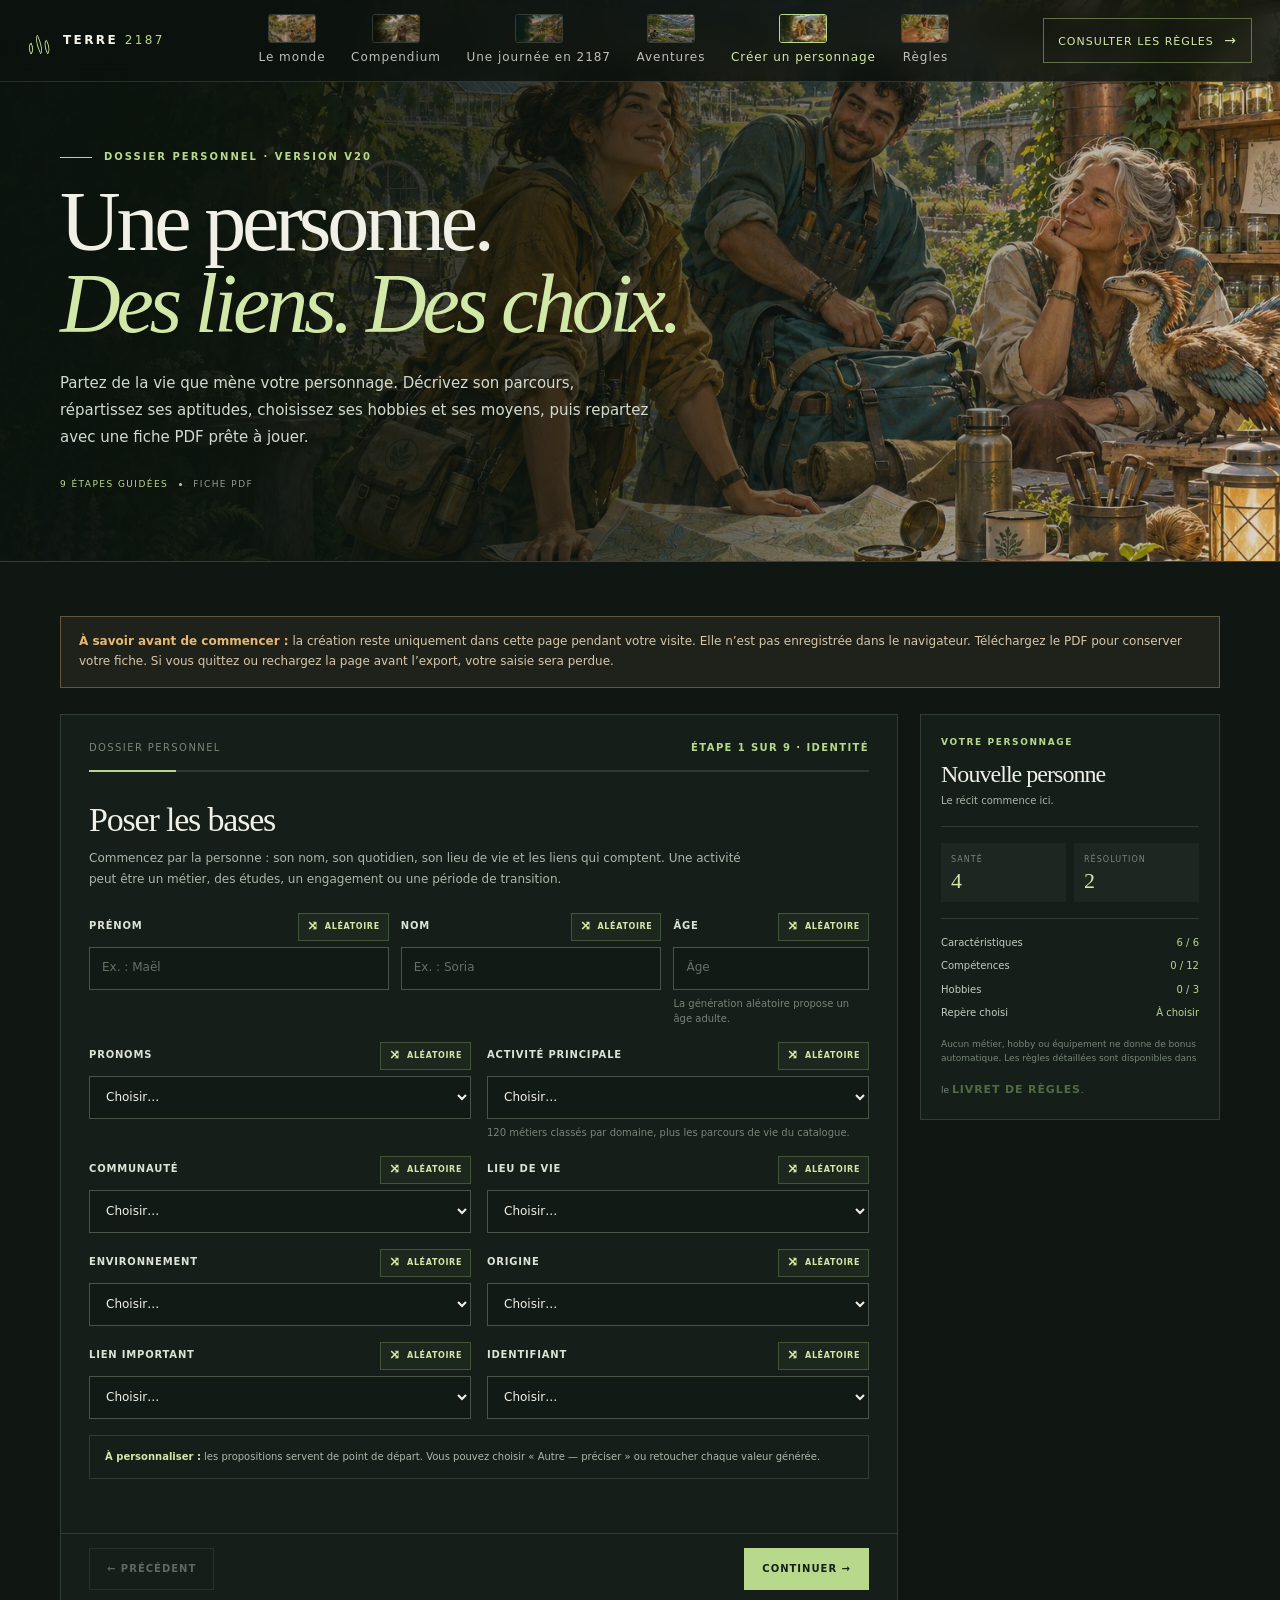
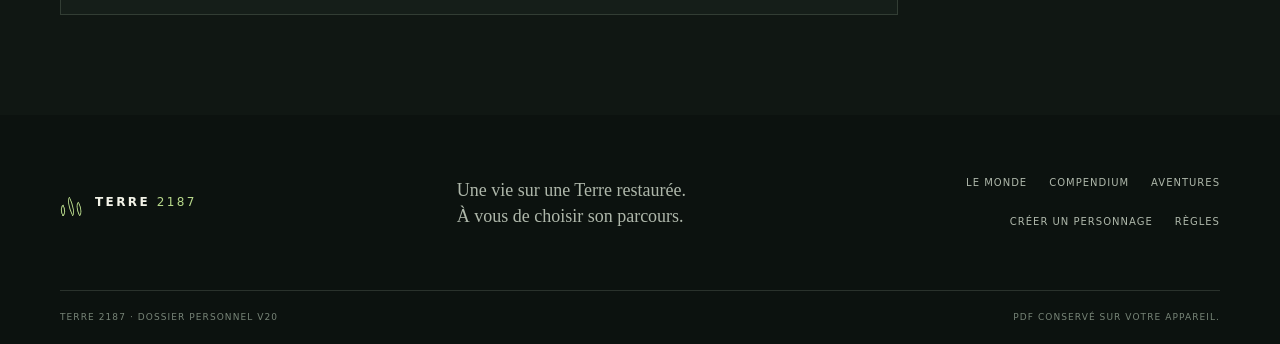
<file: creer.html>
<!doctype html>
<html lang="fr">
<head>
  <meta charset="utf-8">
  <meta name="viewport" content="width=device-width, initial-scale=1">
  <meta name="theme-color" content="#101713">
  <meta name="description" content="Créez pas à pas un personnage de Terre 2187 selon la fiche V20 et téléchargez votre fiche PDF.">
  <meta property="og:title" content="Créer un personnage — Terre 2187">
  <meta property="og:description" content="Un parcours guidé conforme à la fiche V20, avec export PDF.">
  <title>Créer un personnage — Terre 2187</title>
  <link rel="icon" href="assets/favicon.svg" type="image/svg+xml">
  <link rel="stylesheet" href="css/site.css">
  <script src="js/site.js" defer></script>
  <script src="js/catalogue.js" defer></script>
  <script src="js/character.js" defer></script>
</head>
<body>
  <a class="skip-link" href="#contenu">Aller au contenu</a>
  <header class="site-header">
    <a class="brand" href="index.html" aria-label="Terre 2187, accueil">
      <span class="brand-mark" aria-hidden="true"><i></i><i></i><i></i></span>
      <span class="brand-name">TERRE <b>2187</b></span>
    </a>
    <button class="menu-toggle" aria-expanded="false" aria-controls="main-nav" aria-label="Ouvrir le menu">
      <span></span><span></span>
    </button>
    <nav id="main-nav" class="main-nav" aria-label="Navigation principale">
      <a href="index.html"><img class="nav-illustration" src="assets/lieux-ville-thumb.webp" alt="" width="96" height="64" decoding="async"><span>Le monde</span></a>
      <a href="compendium.html"><img class="nav-illustration" src="assets/compendium-hero-thumb.webp" alt="" width="96" height="64" decoding="async"><span>Compendium</span></a>
      <a href="index.html#quotidien"><img class="nav-illustration" src="assets/hero-terre-2187-thumb.webp" alt="" width="96" height="64" decoding="async"><span>Une journée en 2187</span></a>
      <a href="aventures.html"><img class="nav-illustration" src="assets/lieux-pyrenees-card.webp" alt="" width="96" height="64" decoding="async"><span>Aventures</span></a>
      <a class="active" href="creer.html"><img class="nav-illustration" src="assets/menu-personnages-thumb.webp" alt="" width="96" height="64" decoding="async"><span>Créer un personnage</span></a>
      <a href="regles.html"><img class="nav-illustration" src="assets/menu-regles-thumb.webp" alt="" width="96" height="64" decoding="async"><span>Règles</span></a>
    </nav>
    <a class="header-cta" href="regles.html">Consulter les règles <span aria-hidden="true">→</span></a>
  </header>

  <main id="contenu">
    <section class="page-hero illustrated-hero illustrated-personnages" id="identite">
      <div class="page-wrap">
        <p class="eyebrow"><span class="eyebrow-line"></span> DOSSIER PERSONNEL · VERSION V20</p>
        <h1>Une personne.<br><em>Des liens. Des choix.</em></h1>
        <p class="page-lead">Partez de la vie que mène votre personnage. Décrivez son parcours, répartissez ses aptitudes, choisissez ses hobbies et ses moyens, puis repartez avec une fiche PDF prête à jouer.</p>
        <div class="hero-meta"><span>9 étapes guidées</span><span class="meta-dot"></span><span>Fiche PDF</span></div>
      </div>
    </section>

    <section class="creator-body">
      <div class="page-wrap">
        <div class="creation-notice" role="note">
          <strong>À savoir avant de commencer :</strong> la création reste uniquement dans cette page pendant votre visite. Elle n’est pas enregistrée dans le navigateur. Téléchargez le PDF pour conserver votre fiche. Si vous quittez ou rechargez la page avant l’export, votre saisie sera perdue.
        </div>
        <div class="wizard-layout">
          <section class="wizard-card" aria-labelledby="wizard-title">
            <div class="wizard-top">
              <div class="wizard-step-count"><span id="wizard-title">DOSSIER PERSONNEL</span><strong id="stepCounter">Étape 1 sur 9</strong></div>
              <div class="progress-track" role="progressbar" aria-label="Progression de la création" aria-valuemin="1" aria-valuemax="9" aria-valuenow="1"><div class="progress-fill" id="progressFill"></div></div>
            </div>
            <form id="characterForm" novalidate>
              <div class="wizard-content" id="wizardContent" aria-live="polite"></div>
              <div class="wizard-controls">
                <button id="previousStep" type="button" disabled>← Précédent</button>
                <button id="nextStep" class="next-button" type="button">Continuer <span aria-hidden="true">→</span></button>
              </div>
            </form>
          </section>

          <aside class="summary-card" id="summaryCard" aria-label="Résumé en temps réel">
            <button type="button" class="summary-mobile-toggle" id="summaryToggle" aria-expanded="false">Résumé du personnage <span aria-hidden="true">＋</span></button>
            <div class="summary-extra">
              <p class="summary-title">VOTRE PERSONNAGE</p>
              <h2 class="summary-name" id="summaryName">Nouvelle personne</h2>
              <p class="summary-activity" id="summaryActivity">Le récit commence ici.</p>
              <hr class="summary-rule">
              <div class="summary-metrics">
                <div class="summary-metric"><span>Santé</span><strong id="summaryHealth">—</strong></div>
                <div class="summary-metric"><span>Résolution</span><strong id="summaryResolve">—</strong></div>
              </div>
              <hr class="summary-rule">
              <ul class="summary-list">
                <li><span>Caractéristiques</span><span id="summaryStats">0 / 6</span></li>
                <li><span>Compétences</span><span id="summarySkills">0 / 12</span></li>
                <li><span>Hobbies</span><span id="summaryHobbies">0 / 3</span></li>
                <li><span>Repère choisi</span><span id="summaryCompanion">À choisir</span></li>
              </ul>
              <p class="summary-note">Aucun métier, hobby ou équipement ne donne de bonus automatique. Les règles détaillées sont disponibles dans le <a class="text-link" href="regles.html">livret de règles</a>.</p>
            </div>
          </aside>
        </div>
      </div>
    </section>
  </main>

  <dialog class="alert-dialog" id="downloadDialog" aria-labelledby="downloadTitle">
    <h2 id="downloadTitle">Fiche téléchargée</h2>
    <p>Votre dossier personnel a été généré en PDF. Enregistrez-le sur votre appareil : il n’existe pas de sauvegarde en ligne ni de reprise de formulaire.</p>
    <button class="button button-primary" id="closeDownloadDialog" type="button">Compris</button>
  </dialog>

  <footer class="site-footer">
    <div class="page-wrap footer-main">
      <a class="brand" href="index.html"><span class="brand-mark" aria-hidden="true"><i></i><i></i><i></i></span><span class="brand-name">TERRE <b>2187</b></span></a>
      <p>Une vie sur une Terre restaurée.<br>À vous de choisir son parcours.</p>
      <nav aria-label="Navigation de pied de page"><a href="index.html">Le monde</a><a href="compendium.html">Compendium</a><a href="aventures.html">Aventures</a><a href="creer.html">Créer un personnage</a><a href="regles.html">Règles</a></nav>
    </div>
    <div class="page-wrap footer-bottom"><span>TERRE 2187 · DOSSIER PERSONNEL V20</span><span>PDF conservé sur votre appareil.</span></div>
  </footer>
</body>
</html>
</file>
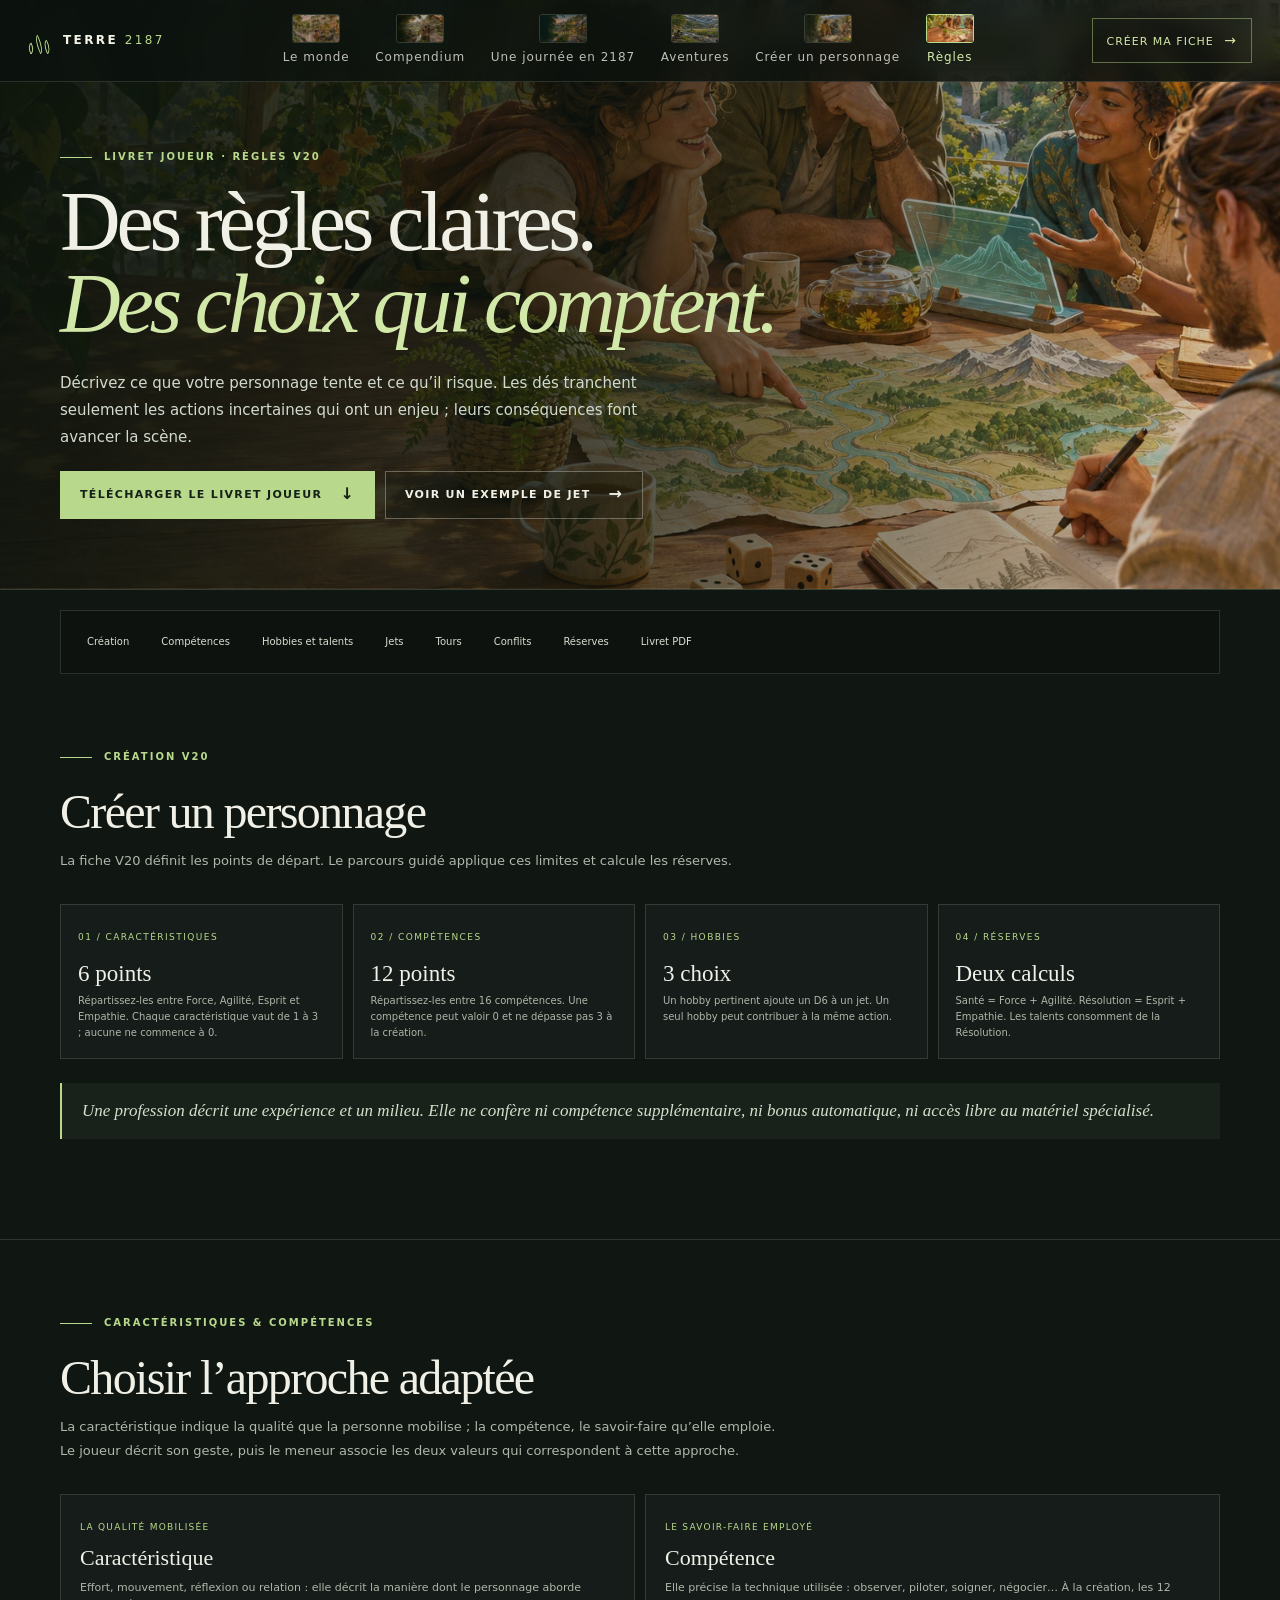
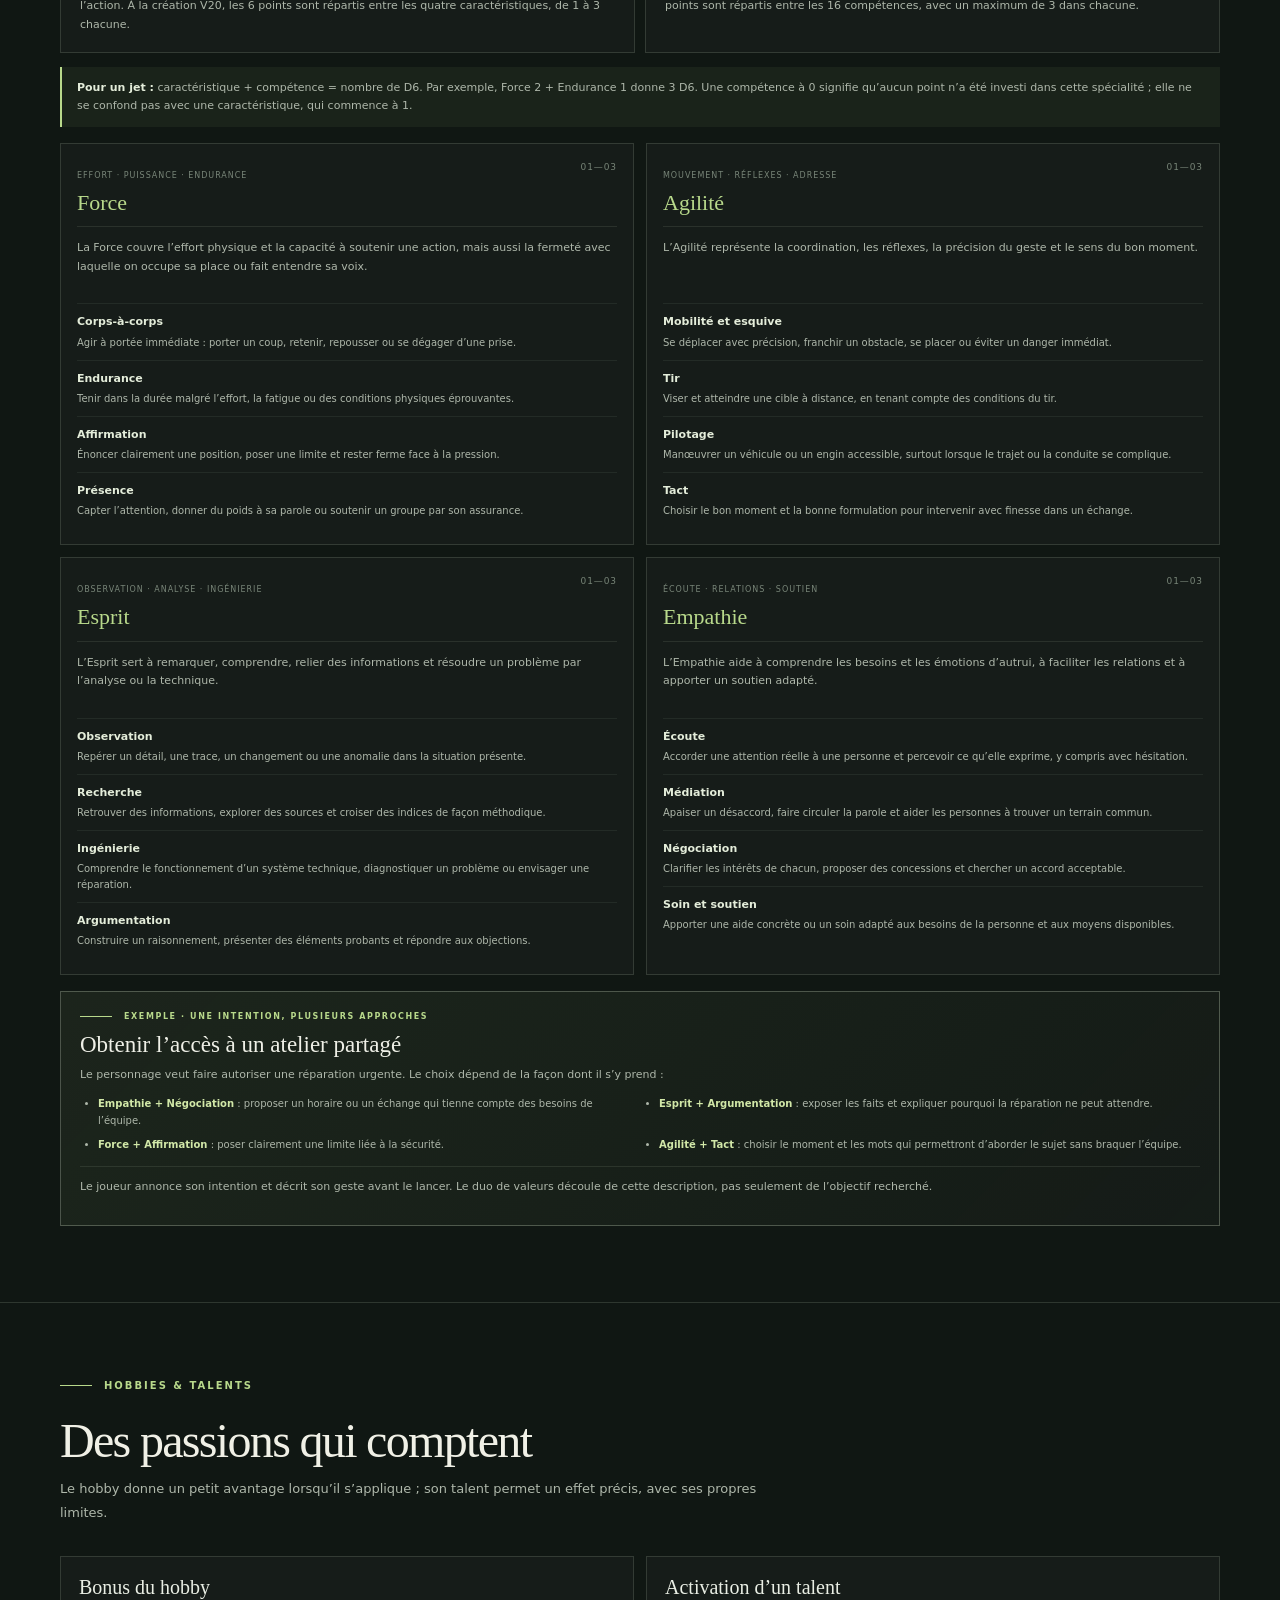
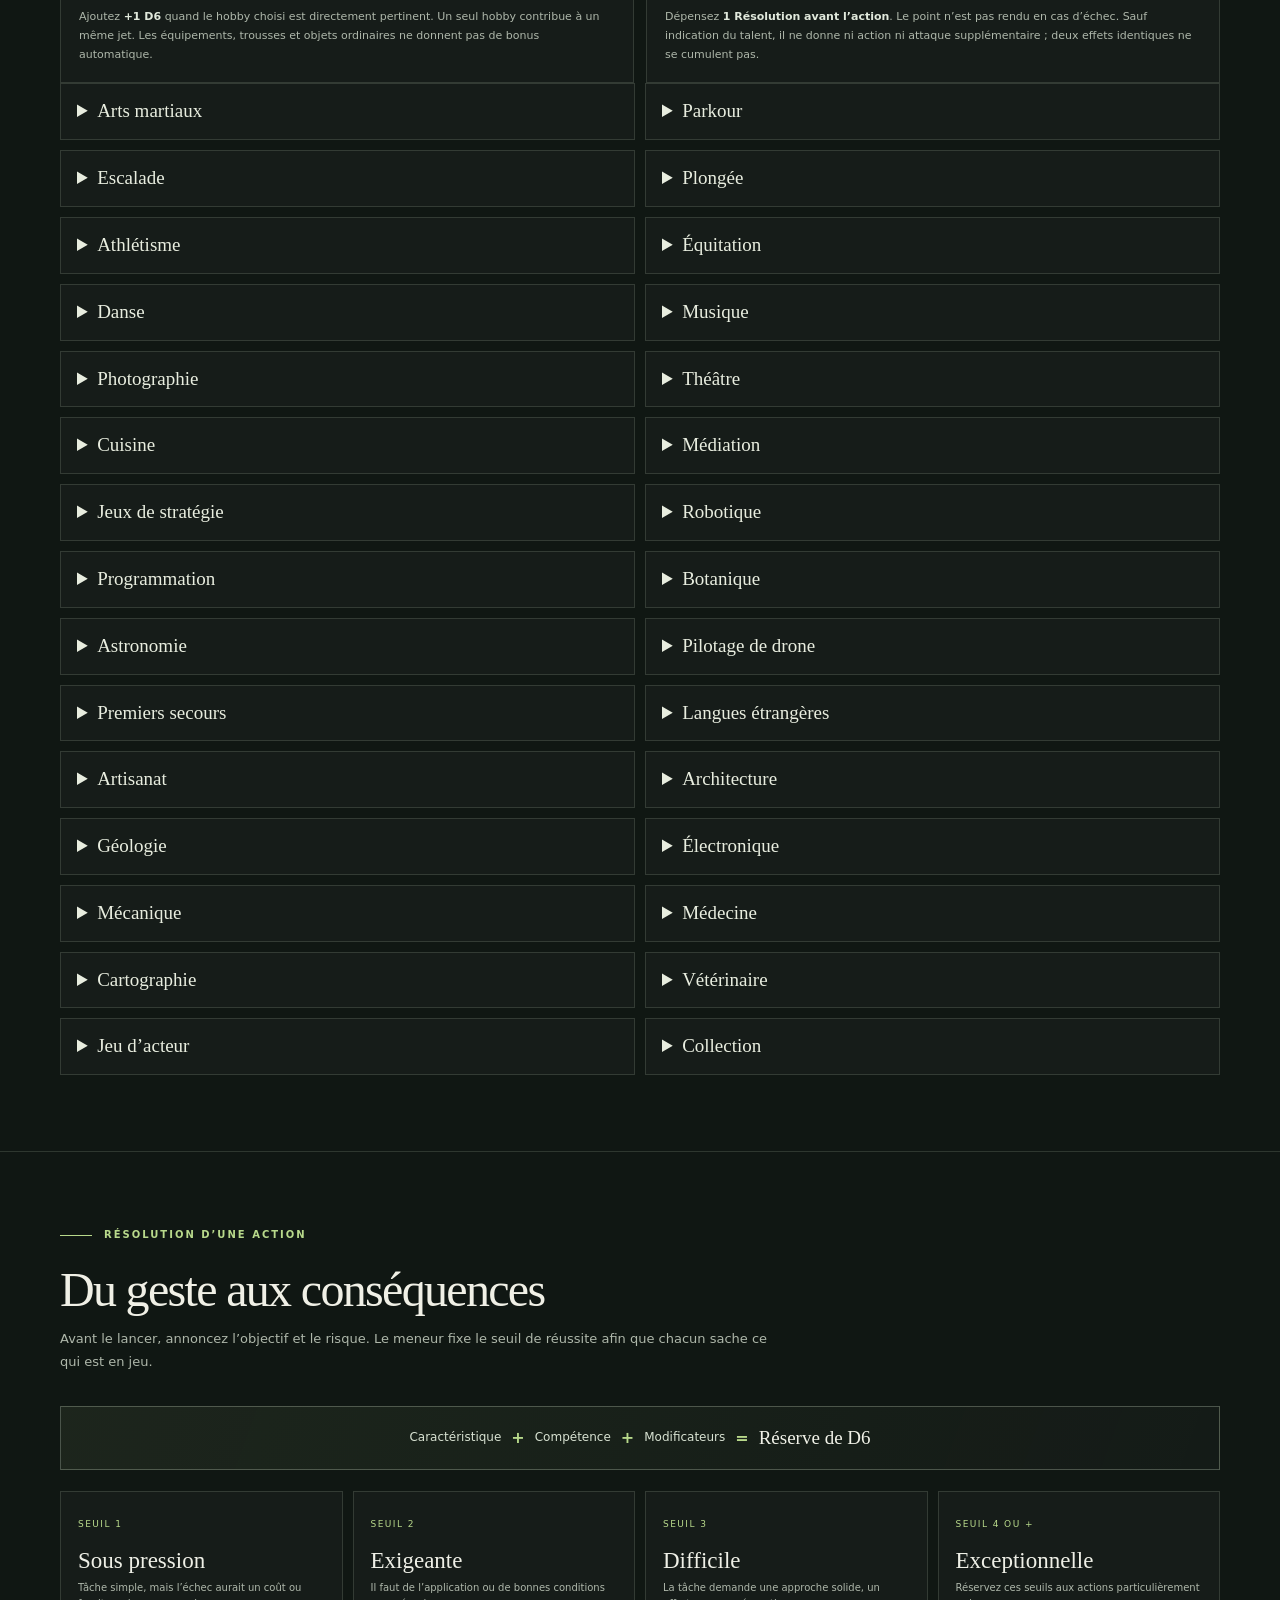
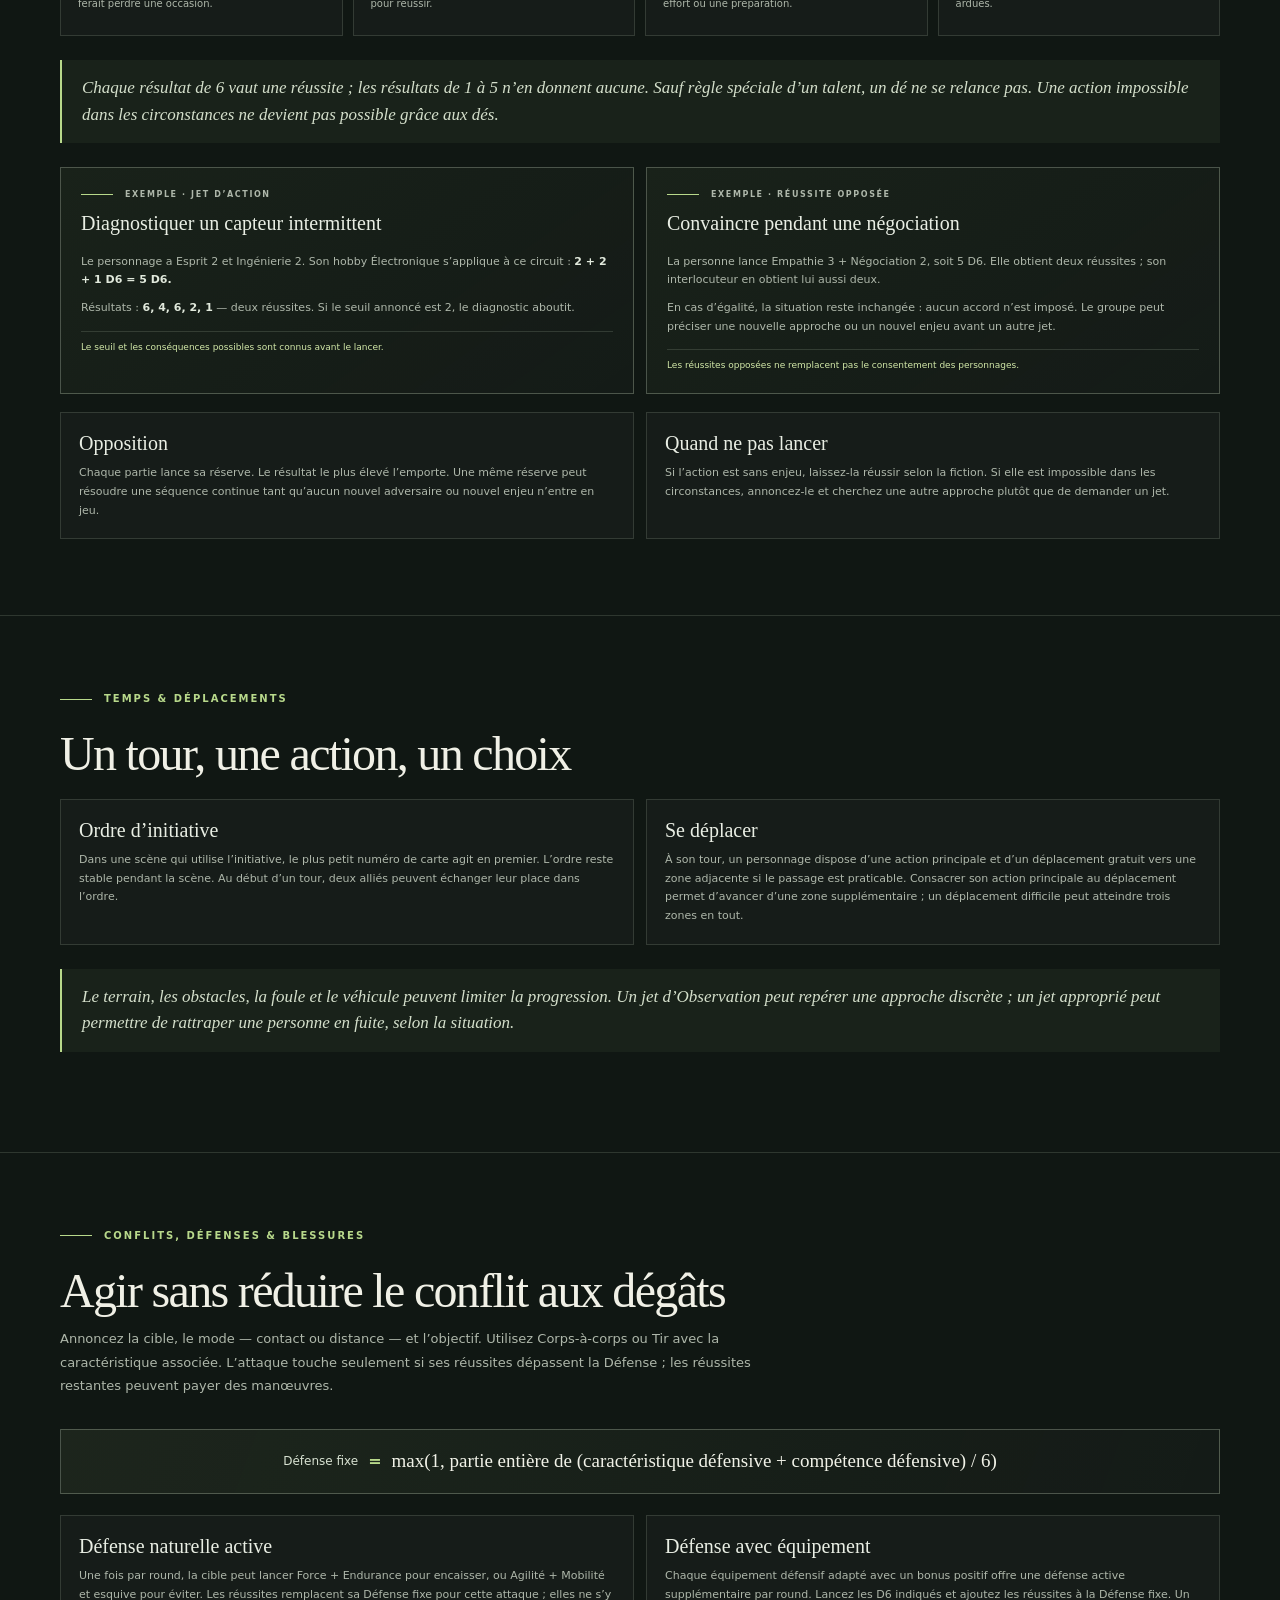
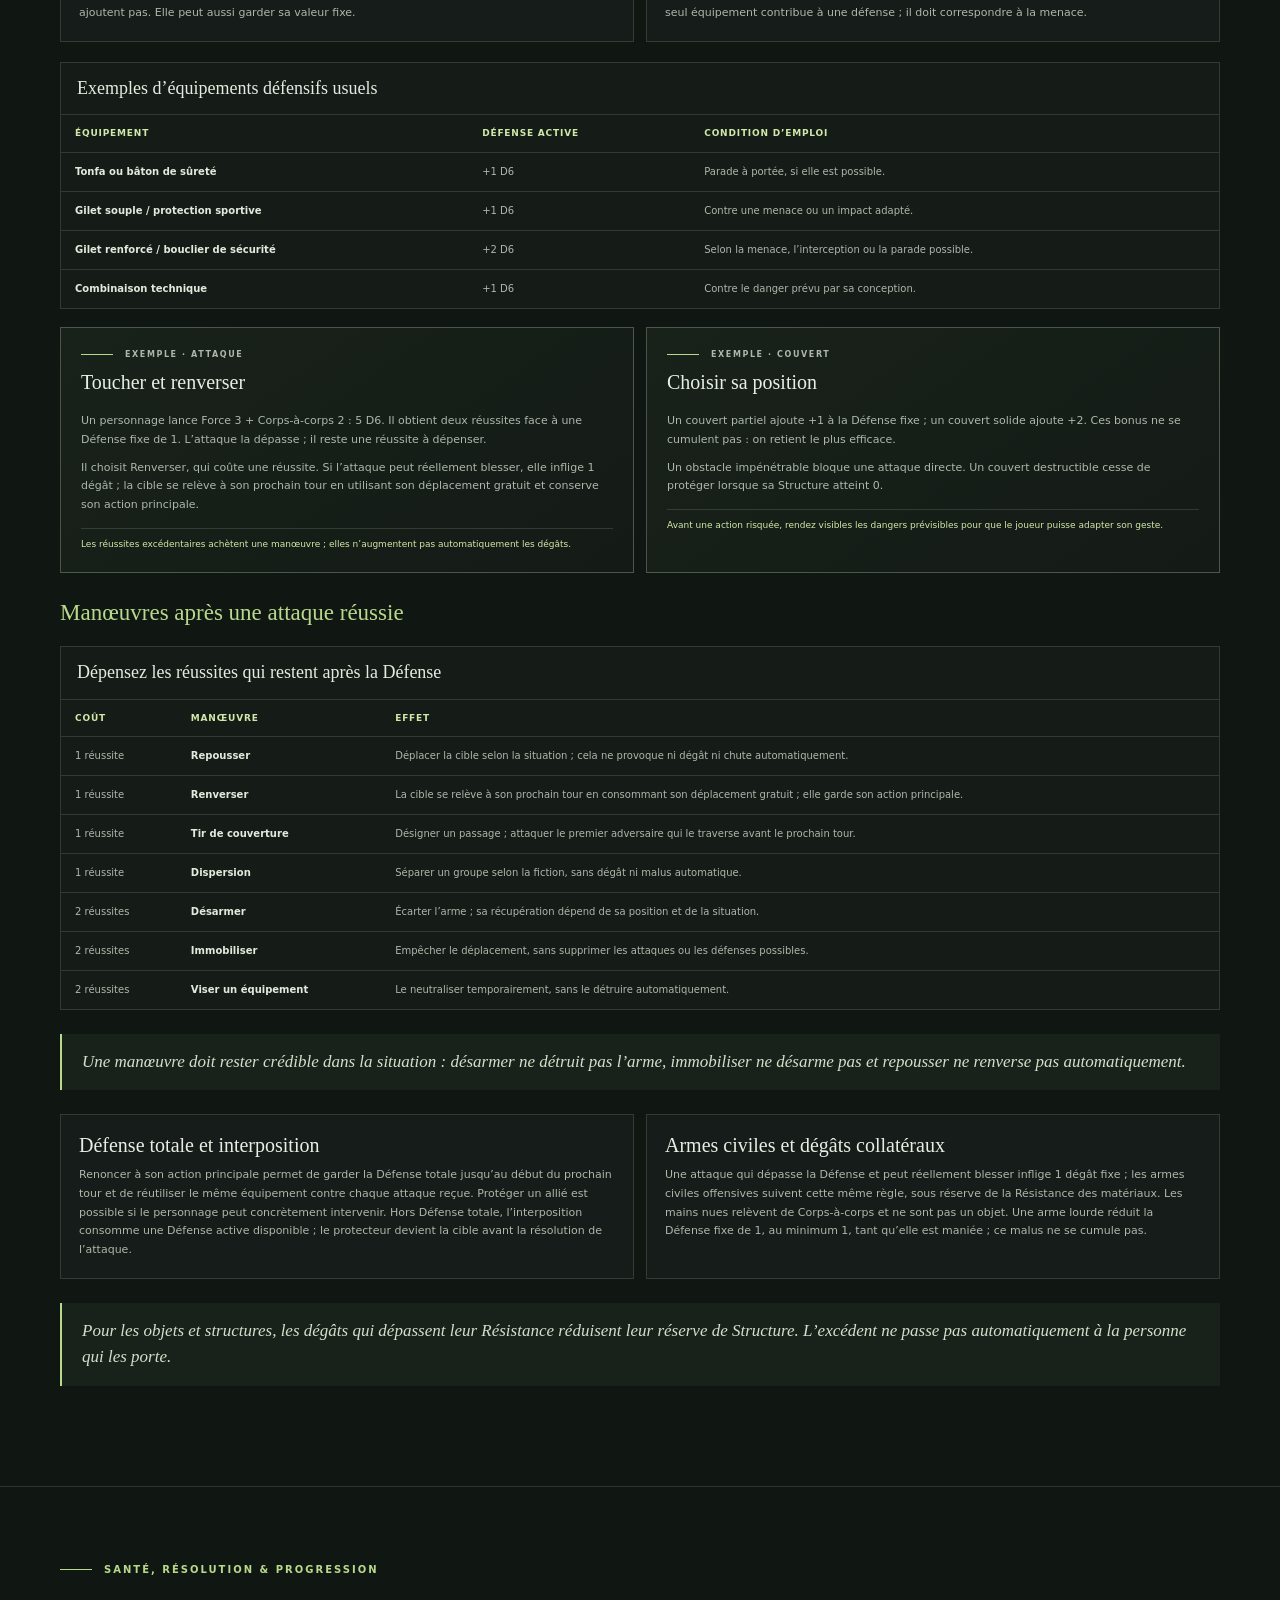
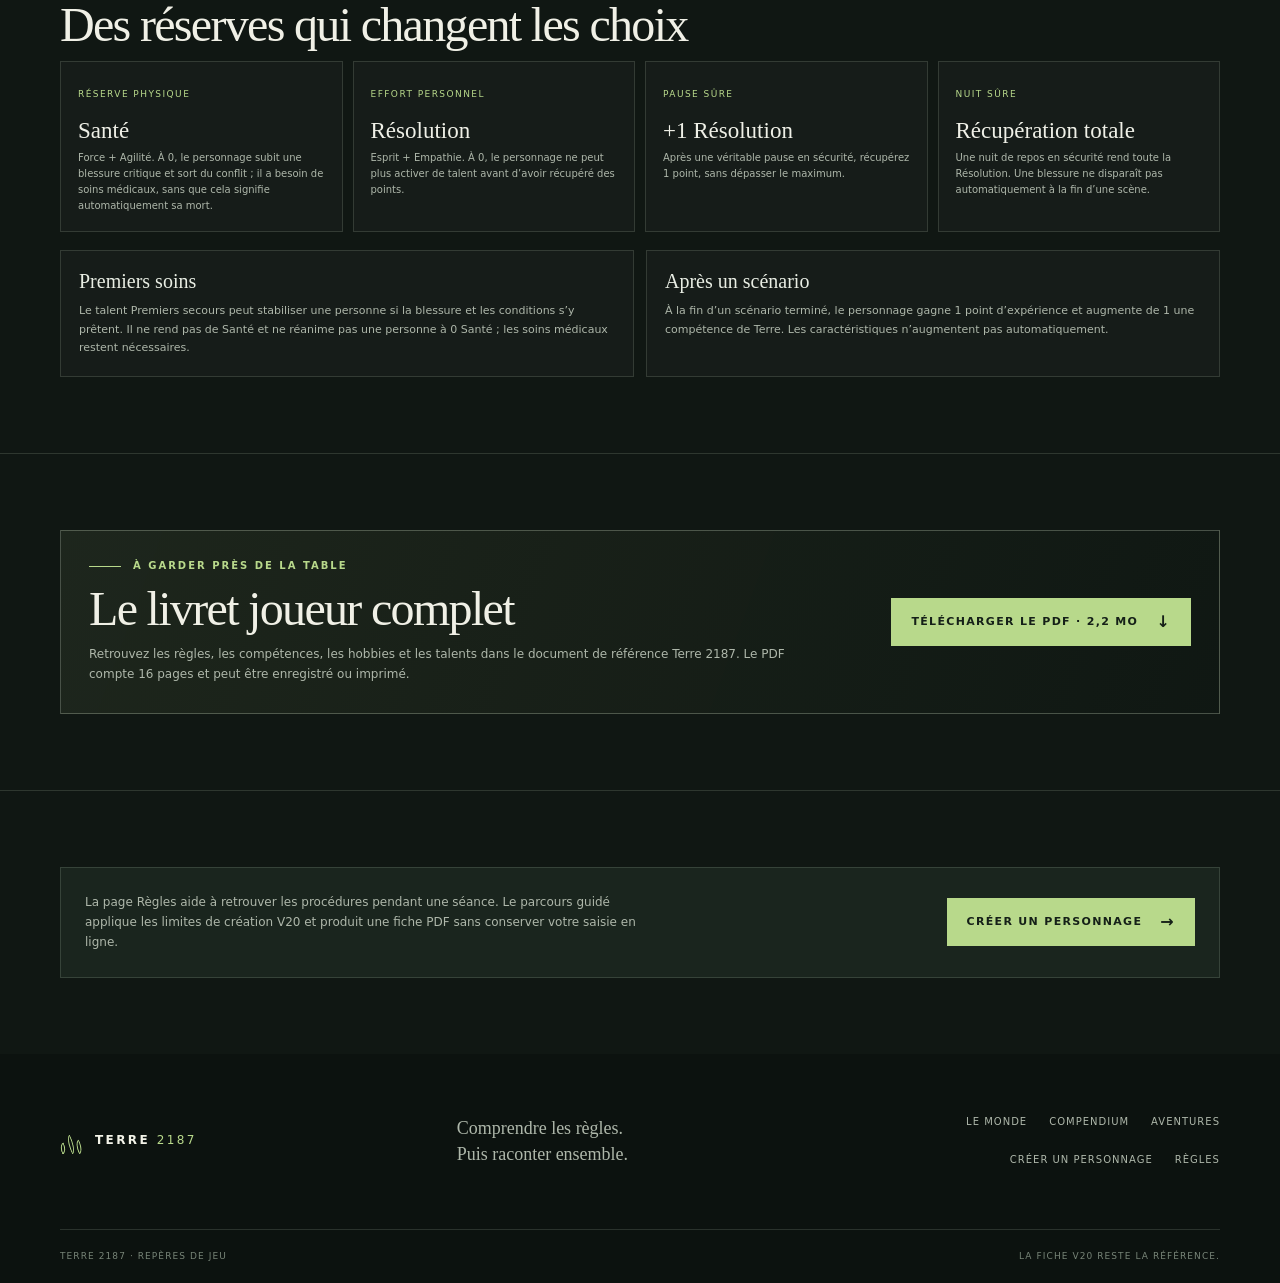
<file: regles.html>
<!doctype html>
<html lang="fr">
<head>
  <meta charset="utf-8">
  <meta name="viewport" content="width=device-width, initial-scale=1">
  <meta name="theme-color" content="#101713">
  <meta name="description" content="Règles détaillées de Terre 2187 : création V20, jets de D6, conflits, défenses, blessures, récupération et livret joueur PDF.">
  <meta property="og:title" content="Règles de jeu — Terre 2187">
  <meta property="og:description" content="Comprendre la création V20, résoudre une action, gérer les conflits et télécharger le livret joueur.">
  <title>Règles de jeu — Terre 2187</title>
  <link rel="icon" href="assets/favicon.svg" type="image/svg+xml">
  <link rel="stylesheet" href="css/site.css">
  <script src="js/site.js" defer></script>
  <script src="js/catalogue.js" defer></script>
  <script src="js/rules.js" defer></script>
</head>
<body>
  <a class="skip-link" href="#contenu">Aller au contenu</a>
  <header class="site-header">
    <a class="brand" href="index.html" aria-label="Terre 2187, accueil">
      <span class="brand-mark" aria-hidden="true"><i></i><i></i><i></i></span>
      <span class="brand-name">TERRE <b>2187</b></span>
    </a>
    <button class="menu-toggle" aria-expanded="false" aria-controls="main-nav" aria-label="Ouvrir le menu">
      <span></span><span></span>
    </button>
    <nav id="main-nav" class="main-nav" aria-label="Navigation principale">
      <a href="index.html"><img class="nav-illustration" src="assets/lieux-ville-thumb.webp" alt="" width="96" height="64" decoding="async"><span>Le monde</span></a>
      <a href="compendium.html"><img class="nav-illustration" src="assets/compendium-hero-thumb.webp" alt="" width="96" height="64" decoding="async"><span>Compendium</span></a>
      <a href="index.html#quotidien"><img class="nav-illustration" src="assets/hero-terre-2187-thumb.webp" alt="" width="96" height="64" decoding="async"><span>Une journée en 2187</span></a>
      <a href="aventures.html"><img class="nav-illustration" src="assets/lieux-pyrenees-card.webp" alt="" width="96" height="64" decoding="async"><span>Aventures</span></a>
      <a href="creer.html"><img class="nav-illustration" src="assets/menu-personnages-thumb.webp" alt="" width="96" height="64" decoding="async"><span>Créer un personnage</span></a>
      <a class="active" href="regles.html"><img class="nav-illustration" src="assets/menu-regles-thumb.webp" alt="" width="96" height="64" decoding="async"><span>Règles</span></a>
    </nav>
    <a class="header-cta" href="creer.html">Créer ma fiche <span aria-hidden="true">→</span></a>
  </header>

  <main id="contenu">
    <section class="page-hero illustrated-hero illustrated-regles">
      <div class="page-wrap">
        <p class="eyebrow"><span class="eyebrow-line"></span> LIVRET JOUEUR · RÈGLES V20</p>
        <h1>Des règles claires.<br><em>Des choix qui comptent.</em></h1>
        <p class="page-lead">Décrivez ce que votre personnage tente et ce qu’il risque. Les dés tranchent seulement les actions incertaines qui ont un enjeu ; leurs conséquences font avancer la scène.</p>
        <div class="rules-intro-actions">
          <a class="button button-primary" href="assets/terre-2187-livret-joueur.pdf" download>Télécharger le livret joueur <span aria-hidden="true">↓</span></a>
          <a class="button button-quiet" href="#actions">Voir un exemple de jet <span aria-hidden="true">→</span></a>
        </div>
      </div>
    </section>

    <section class="rules-nav-band">
      <div class="page-wrap">
        <nav class="rules-page-nav" aria-label="Sommaire des règles">
          <a href="#creation">Création</a><a href="#competences">Compétences</a><a href="#hobbies">Hobbies et talents</a><a href="#actions">Jets</a><a href="#tours">Tours</a><a href="#conflits">Conflits</a><a href="#ressources">Réserves</a><a href="#livret">Livret PDF</a>
        </nav>
      </div>
    </section>

    <section class="content-section" id="creation">
      <div class="page-wrap">
        <p class="eyebrow"><span class="eyebrow-line"></span> CRÉATION V20</p>
        <h2 class="section-title">Créer un personnage</h2>
        <p class="section-lead">La fiche V20 définit les points de départ. Le parcours guidé applique ces limites et calcule les réserves.</p>
        <div class="rules-quick-grid">
          <article class="rule-tile"><span>01 / CARACTÉRISTIQUES</span><strong>6 points</strong><p>Répartissez-les entre Force, Agilité, Esprit et Empathie. Chaque caractéristique vaut de 1 à 3 ; aucune ne commence à 0.</p></article>
          <article class="rule-tile"><span>02 / COMPÉTENCES</span><strong>12 points</strong><p>Répartissez-les entre 16 compétences. Une compétence peut valoir 0 et ne dépasse pas 3 à la création.</p></article>
          <article class="rule-tile"><span>03 / HOBBIES</span><strong>3 choix</strong><p>Un hobby pertinent ajoute un D6 à un jet. Un seul hobby peut contribuer à la même action.</p></article>
          <article class="rule-tile"><span>04 / RÉSERVES</span><strong>Deux calculs</strong><p>Santé = Force + Agilité. Résolution = Esprit + Empathie. Les talents consomment de la Résolution.</p></article>
        </div>
        <div class="callout">Une profession décrit une expérience et un milieu. Elle ne confère ni compétence supplémentaire, ni bonus automatique, ni accès libre au matériel spécialisé.</div>
      </div>
    </section>

    <section class="content-section" id="competences">
      <div class="page-wrap">
        <p class="eyebrow"><span class="eyebrow-line"></span> CARACTÉRISTIQUES & COMPÉTENCES</p>
        <h2 class="section-title">Choisir l’approche adaptée</h2>
        <p class="section-lead">La caractéristique indique la qualité que la personne mobilise ; la compétence, le savoir-faire qu’elle emploie. Le joueur décrit son geste, puis le meneur associe les deux valeurs qui correspondent à cette approche.</p>

        <div class="characteristic-basics">
          <article class="characteristic-key">
            <span>LA QUALITÉ MOBILISÉE</span>
            <h3>Caractéristique</h3>
            <p>Effort, mouvement, réflexion ou relation : elle décrit la manière dont le personnage aborde l’action. À la création V20, les 6 points sont répartis entre les quatre caractéristiques, de 1 à 3 chacune.</p>
          </article>
          <article class="characteristic-key">
            <span>LE SAVOIR-FAIRE EMPLOYÉ</span>
            <h3>Compétence</h3>
            <p>Elle précise la technique utilisée : observer, piloter, soigner, négocier… À la création, les 12 points sont répartis entre les 16 compétences, avec un maximum de 3 dans chacune.</p>
          </article>
        </div>

        <p class="skill-pool-note"><strong>Pour un jet :</strong> caractéristique + compétence = nombre de D6. Par exemple, Force 2 + Endurance 1 donne 3 D6. Une compétence à 0 signifie qu’aucun point n’a été investi dans cette spécialité ; elle ne se confond pas avec une caractéristique, qui commence à 1.</p>

        <div class="skill-reference skill-reference-detailed">
          <article class="characteristic-card">
            <header><div><span>Effort · puissance · endurance</span><h3>Force</h3></div><small>01—03</small></header>
            <p class="characteristic-summary">La Force couvre l’effort physique et la capacité à soutenir une action, mais aussi la fermeté avec laquelle on occupe sa place ou fait entendre sa voix.</p>
            <dl class="skill-definitions">
              <div><dt>Corps-à-corps</dt><dd>Agir à portée immédiate : porter un coup, retenir, repousser ou se dégager d’une prise.</dd></div>
              <div><dt>Endurance</dt><dd>Tenir dans la durée malgré l’effort, la fatigue ou des conditions physiques éprouvantes.</dd></div>
              <div><dt>Affirmation</dt><dd>Énoncer clairement une position, poser une limite et rester ferme face à la pression.</dd></div>
              <div><dt>Présence</dt><dd>Capter l’attention, donner du poids à sa parole ou soutenir un groupe par son assurance.</dd></div>
            </dl>
          </article>

          <article class="characteristic-card">
            <header><div><span>Mouvement · réflexes · adresse</span><h3>Agilité</h3></div><small>01—03</small></header>
            <p class="characteristic-summary">L’Agilité représente la coordination, les réflexes, la précision du geste et le sens du bon moment.</p>
            <dl class="skill-definitions">
              <div><dt>Mobilité et esquive</dt><dd>Se déplacer avec précision, franchir un obstacle, se placer ou éviter un danger immédiat.</dd></div>
              <div><dt>Tir</dt><dd>Viser et atteindre une cible à distance, en tenant compte des conditions du tir.</dd></div>
              <div><dt>Pilotage</dt><dd>Manœuvrer un véhicule ou un engin accessible, surtout lorsque le trajet ou la conduite se complique.</dd></div>
              <div><dt>Tact</dt><dd>Choisir le bon moment et la bonne formulation pour intervenir avec finesse dans un échange.</dd></div>
            </dl>
          </article>

          <article class="characteristic-card">
            <header><div><span>Observation · analyse · ingénierie</span><h3>Esprit</h3></div><small>01—03</small></header>
            <p class="characteristic-summary">L’Esprit sert à remarquer, comprendre, relier des informations et résoudre un problème par l’analyse ou la technique.</p>
            <dl class="skill-definitions">
              <div><dt>Observation</dt><dd>Repérer un détail, une trace, un changement ou une anomalie dans la situation présente.</dd></div>
              <div><dt>Recherche</dt><dd>Retrouver des informations, explorer des sources et croiser des indices de façon méthodique.</dd></div>
              <div><dt>Ingénierie</dt><dd>Comprendre le fonctionnement d’un système technique, diagnostiquer un problème ou envisager une réparation.</dd></div>
              <div><dt>Argumentation</dt><dd>Construire un raisonnement, présenter des éléments probants et répondre aux objections.</dd></div>
            </dl>
          </article>

          <article class="characteristic-card">
            <header><div><span>Écoute · relations · soutien</span><h3>Empathie</h3></div><small>01—03</small></header>
            <p class="characteristic-summary">L’Empathie aide à comprendre les besoins et les émotions d’autrui, à faciliter les relations et à apporter un soutien adapté.</p>
            <dl class="skill-definitions">
              <div><dt>Écoute</dt><dd>Accorder une attention réelle à une personne et percevoir ce qu’elle exprime, y compris avec hésitation.</dd></div>
              <div><dt>Médiation</dt><dd>Apaiser un désaccord, faire circuler la parole et aider les personnes à trouver un terrain commun.</dd></div>
              <div><dt>Négociation</dt><dd>Clarifier les intérêts de chacun, proposer des concessions et chercher un accord acceptable.</dd></div>
              <div><dt>Soin et soutien</dt><dd>Apporter une aide concrète ou un soin adapté aux besoins de la personne et aux moyens disponibles.</dd></div>
            </dl>
          </article>
        </div>

        <aside class="characteristic-choice-example">
          <p class="eyebrow"><span class="eyebrow-line"></span> EXEMPLE · UNE INTENTION, PLUSIEURS APPROCHES</p>
          <h3>Obtenir l’accès à un atelier partagé</h3>
          <p>Le personnage veut faire autoriser une réparation urgente. Le choix dépend de la façon dont il s’y prend :</p>
          <ul>
            <li><strong>Empathie + Négociation</strong> : proposer un horaire ou un échange qui tienne compte des besoins de l’équipe.</li>
            <li><strong>Esprit + Argumentation</strong> : exposer les faits et expliquer pourquoi la réparation ne peut attendre.</li>
            <li><strong>Force + Affirmation</strong> : poser clairement une limite liée à la sécurité.</li>
            <li><strong>Agilité + Tact</strong> : choisir le moment et les mots qui permettront d’aborder le sujet sans braquer l’équipe.</li>
          </ul>
          <p class="characteristic-example-foot">Le joueur annonce son intention et décrit son geste avant le lancer. Le duo de valeurs découle de cette description, pas seulement de l’objectif recherché.</p>
        </aside>
      </div>
    </section>

    <section class="content-section" id="hobbies">
      <div class="page-wrap">
        <p class="eyebrow"><span class="eyebrow-line"></span> HOBBIES & TALENTS</p>
        <h2 class="section-title">Des passions qui comptent</h2>
        <p class="section-lead">Le hobby donne un petit avantage lorsqu’il s’applique ; son talent permet un effet précis, avec ses propres limites.</p>
        <div class="rules-detail-grid">
          <article class="rules-card"><h3>Bonus du hobby</h3><p>Ajoutez <strong>+1 D6</strong> quand le hobby choisi est directement pertinent. Un seul hobby contribue à un même jet. Les équipements, trousses et objets ordinaires ne donnent pas de bonus automatique.</p></article>
          <article class="rules-card"><h3>Activation d’un talent</h3><p>Dépensez <strong>1 Résolution avant l’action</strong>. Le point n’est pas rendu en cas d’échec. Sauf indication du talent, il ne donne ni action ni attaque supplémentaire ; deux effets identiques ne se cumulent pas.</p></article>
        </div>
        <div class="hobby-catalog" id="hobbyCatalog" aria-live="polite"></div>
      </div>
    </section>

    <section class="content-section" id="actions">
      <div class="page-wrap">
        <p class="eyebrow"><span class="eyebrow-line"></span> RÉSOLUTION D’UNE ACTION</p>
        <h2 class="section-title">Du geste aux conséquences</h2>
        <p class="section-lead">Avant le lancer, annoncez l’objectif et le risque. Le meneur fixe le seuil de réussite afin que chacun sache ce qui est en jeu.</p>
        <div class="rules-formula"><span>Caractéristique</span><b>+</b><span>Compétence</span><b>+</b><span>Modificateurs</span><b>=</b><strong>Réserve de D6</strong></div>
        <div class="rules-quick-grid rules-threshold-grid">
          <article class="rule-tile"><span>SEUIL 1</span><strong>Sous pression</strong><p>Tâche simple, mais l’échec aurait un coût ou ferait perdre une occasion.</p></article>
          <article class="rule-tile"><span>SEUIL 2</span><strong>Exigeante</strong><p>Il faut de l’application ou de bonnes conditions pour réussir.</p></article>
          <article class="rule-tile"><span>SEUIL 3</span><strong>Difficile</strong><p>La tâche demande une approche solide, un effort ou une préparation.</p></article>
          <article class="rule-tile"><span>SEUIL 4 OU +</span><strong>Exceptionnelle</strong><p>Réservez ces seuils aux actions particulièrement ardues.</p></article>
        </div>
        <div class="callout">Chaque résultat de 6 vaut une réussite ; les résultats de 1 à 5 n’en donnent aucune. Sauf règle spéciale d’un talent, un dé ne se relance pas. Une action impossible dans les circonstances ne devient pas possible grâce aux dés.</div>
        <div class="rules-example-grid">
          <article class="rules-example">
            <p class="eyebrow"><span class="eyebrow-line"></span> EXEMPLE · JET D’ACTION</p>
            <h3>Diagnostiquer un capteur intermittent</h3>
            <p>Le personnage a Esprit 2 et Ingénierie 2. Son hobby Électronique s’applique à ce circuit : <strong>2 + 2 + 1 D6 = 5 D6.</strong></p>
            <p>Résultats : <strong>6, 4, 6, 2, 1</strong> — deux réussites. Si le seuil annoncé est 2, le diagnostic aboutit.</p>
            <span class="rules-example-note">Le seuil et les conséquences possibles sont connus avant le lancer.</span>
          </article>
          <article class="rules-example">
            <p class="eyebrow"><span class="eyebrow-line"></span> EXEMPLE · RÉUSSITE OPPOSÉE</p>
            <h3>Convaincre pendant une négociation</h3>
            <p>La personne lance Empathie 3 + Négociation 2, soit 5 D6. Elle obtient deux réussites ; son interlocuteur en obtient lui aussi deux.</p>
            <p>En cas d’égalité, la situation reste inchangée : aucun accord n’est imposé. Le groupe peut préciser une nouvelle approche ou un nouvel enjeu avant un autre jet.</p>
            <span class="rules-example-note">Les réussites opposées ne remplacent pas le consentement des personnages.</span>
          </article>
        </div>
        <div class="rules-two-col">
          <article class="rules-card"><h3>Opposition</h3><p>Chaque partie lance sa réserve. Le résultat le plus élevé l’emporte. Une même réserve peut résoudre une séquence continue tant qu’aucun nouvel adversaire ou nouvel enjeu n’entre en jeu.</p></article>
          <article class="rules-card"><h3>Quand ne pas lancer</h3><p>Si l’action est sans enjeu, laissez-la réussir selon la fiction. Si elle est impossible dans les circonstances, annoncez-le et cherchez une autre approche plutôt que de demander un jet.</p></article>
        </div>
      </div>
    </section>

    <section class="content-section" id="tours">
      <div class="page-wrap">
        <p class="eyebrow"><span class="eyebrow-line"></span> TEMPS & DÉPLACEMENTS</p>
        <h2 class="section-title">Un tour, une action, un choix</h2>
        <div class="rules-two-col">
          <article class="rules-card"><h3>Ordre d’initiative</h3><p>Dans une scène qui utilise l’initiative, le plus petit numéro de carte agit en premier. L’ordre reste stable pendant la scène. Au début d’un tour, deux alliés peuvent échanger leur place dans l’ordre.</p></article>
          <article class="rules-card"><h3>Se déplacer</h3><p>À son tour, un personnage dispose d’une action principale et d’un déplacement gratuit vers une zone adjacente si le passage est praticable. Consacrer son action principale au déplacement permet d’avancer d’une zone supplémentaire ; un déplacement difficile peut atteindre trois zones en tout.</p></article>
        </div>
        <div class="callout">Le terrain, les obstacles, la foule et le véhicule peuvent limiter la progression. Un jet d’Observation peut repérer une approche discrète ; un jet approprié peut permettre de rattraper une personne en fuite, selon la situation.</div>
      </div>
    </section>

    <section class="content-section" id="conflits">
      <div class="page-wrap">
        <p class="eyebrow"><span class="eyebrow-line"></span> CONFLITS, DÉFENSES & BLESSURES</p>
        <h2 class="section-title">Agir sans réduire le conflit aux dégâts</h2>
        <p class="section-lead">Annoncez la cible, le mode — contact ou distance — et l’objectif. Utilisez Corps-à-corps ou Tir avec la caractéristique associée. L’attaque touche seulement si ses réussites dépassent la Défense ; les réussites restantes peuvent payer des manœuvres.</p>
        <div class="rules-formula"><span>Défense fixe</span><b>=</b><strong>max(1, partie entière de (caractéristique défensive + compétence défensive) / 6)</strong></div>
        <div class="rules-two-col">
          <article class="rules-card"><h3>Défense naturelle active</h3><p>Une fois par round, la cible peut lancer Force + Endurance pour encaisser, ou Agilité + Mobilité et esquive pour éviter. Les réussites remplacent sa Défense fixe pour cette attaque ; elles ne s’y ajoutent pas. Elle peut aussi garder sa valeur fixe.</p></article>
          <article class="rules-card"><h3>Défense avec équipement</h3><p>Chaque équipement défensif adapté avec un bonus positif offre une défense active supplémentaire par round. Lancez les D6 indiqués et ajoutez les réussites à la Défense fixe. Un seul équipement contribue à une défense ; il doit correspondre à la menace.</p></article>
        </div>
        <div class="rules-table-scroll" role="region" aria-label="Exemples d’équipements défensifs" tabindex="0">
          <table class="rules-table">
            <caption>Exemples d’équipements défensifs usuels</caption>
            <thead><tr><th scope="col">Équipement</th><th scope="col">Défense active</th><th scope="col">Condition d’emploi</th></tr></thead>
            <tbody>
              <tr><th scope="row">Tonfa ou bâton de sûreté</th><td>+1 D6</td><td>Parade à portée, si elle est possible.</td></tr>
              <tr><th scope="row">Gilet souple / protection sportive</th><td>+1 D6</td><td>Contre une menace ou un impact adapté.</td></tr>
              <tr><th scope="row">Gilet renforcé / bouclier de sécurité</th><td>+2 D6</td><td>Selon la menace, l’interception ou la parade possible.</td></tr>
              <tr><th scope="row">Combinaison technique</th><td>+1 D6</td><td>Contre le danger prévu par sa conception.</td></tr>
            </tbody>
          </table>
        </div>
        <div class="rules-example-grid">
          <article class="rules-example">
            <p class="eyebrow"><span class="eyebrow-line"></span> EXEMPLE · ATTAQUE</p>
            <h3>Toucher et renverser</h3>
            <p>Un personnage lance Force 3 + Corps-à-corps 2 : 5 D6. Il obtient deux réussites face à une Défense fixe de 1. L’attaque la dépasse ; il reste une réussite à dépenser.</p>
            <p>Il choisit Renverser, qui coûte une réussite. Si l’attaque peut réellement blesser, elle inflige 1 dégât ; la cible se relève à son prochain tour en utilisant son déplacement gratuit et conserve son action principale.</p>
            <span class="rules-example-note">Les réussites excédentaires achètent une manœuvre ; elles n’augmentent pas automatiquement les dégâts.</span>
          </article>
          <article class="rules-example">
            <p class="eyebrow"><span class="eyebrow-line"></span> EXEMPLE · COUVERT</p>
            <h3>Choisir sa position</h3>
            <p>Un couvert partiel ajoute +1 à la Défense fixe ; un couvert solide ajoute +2. Ces bonus ne se cumulent pas : on retient le plus efficace.</p>
            <p>Un obstacle impénétrable bloque une attaque directe. Un couvert destructible cesse de protéger lorsque sa Structure atteint 0.</p>
            <span class="rules-example-note">Avant une action risquée, rendez visibles les dangers prévisibles pour que le joueur puisse adapter son geste.</span>
          </article>
        </div>
        <h3 class="rules-subtitle">Manœuvres après une attaque réussie</h3>
        <div class="rules-table-scroll" role="region" aria-label="Coût et effet des manœuvres" tabindex="0">
          <table class="rules-table">
            <caption>Dépensez les réussites qui restent après la Défense</caption>
            <thead><tr><th scope="col">Coût</th><th scope="col">Manœuvre</th><th scope="col">Effet</th></tr></thead>
            <tbody>
              <tr><td>1 réussite</td><th scope="row">Repousser</th><td>Déplacer la cible selon la situation ; cela ne provoque ni dégât ni chute automatiquement.</td></tr>
              <tr><td>1 réussite</td><th scope="row">Renverser</th><td>La cible se relève à son prochain tour en consommant son déplacement gratuit ; elle garde son action principale.</td></tr>
              <tr><td>1 réussite</td><th scope="row">Tir de couverture</th><td>Désigner un passage ; attaquer le premier adversaire qui le traverse avant le prochain tour.</td></tr>
              <tr><td>1 réussite</td><th scope="row">Dispersion</th><td>Séparer un groupe selon la fiction, sans dégât ni malus automatique.</td></tr>
              <tr><td>2 réussites</td><th scope="row">Désarmer</th><td>Écarter l’arme ; sa récupération dépend de sa position et de la situation.</td></tr>
              <tr><td>2 réussites</td><th scope="row">Immobiliser</th><td>Empêcher le déplacement, sans supprimer les attaques ou les défenses possibles.</td></tr>
              <tr><td>2 réussites</td><th scope="row">Viser un équipement</th><td>Le neutraliser temporairement, sans le détruire automatiquement.</td></tr>
            </tbody>
          </table>
        </div>
        <div class="callout">Une manœuvre doit rester crédible dans la situation : désarmer ne détruit pas l’arme, immobiliser ne désarme pas et repousser ne renverse pas automatiquement.</div>
        <div class="rules-two-col">
          <article class="rules-card"><h3>Défense totale et interposition</h3><p>Renoncer à son action principale permet de garder la Défense totale jusqu’au début du prochain tour et de réutiliser le même équipement contre chaque attaque reçue. Protéger un allié est possible si le personnage peut concrètement intervenir. Hors Défense totale, l’interposition consomme une Défense active disponible ; le protecteur devient la cible avant la résolution de l’attaque.</p></article>
          <article class="rules-card"><h3>Armes civiles et dégâts collatéraux</h3><p>Une attaque qui dépasse la Défense et peut réellement blesser inflige 1 dégât fixe ; les armes civiles offensives suivent cette même règle, sous réserve de la Résistance des matériaux. Les mains nues relèvent de Corps-à-corps et ne sont pas un objet. Une arme lourde réduit la Défense fixe de 1, au minimum 1, tant qu’elle est maniée ; ce malus ne se cumule pas.</p></article>
        </div>
        <div class="callout">Pour les objets et structures, les dégâts qui dépassent leur Résistance réduisent leur réserve de Structure. L’excédent ne passe pas automatiquement à la personne qui les porte.</div>
      </div>
    </section>

    <section class="content-section" id="ressources">
      <div class="page-wrap">
        <p class="eyebrow"><span class="eyebrow-line"></span> SANTÉ, RÉSOLUTION & PROGRESSION</p>
        <h2 class="section-title">Des réserves qui changent les choix</h2>
        <div class="rules-quick-grid">
          <article class="rule-tile"><span>RÉSERVE PHYSIQUE</span><strong>Santé</strong><p>Force + Agilité. À 0, le personnage subit une blessure critique et sort du conflit ; il a besoin de soins médicaux, sans que cela signifie automatiquement sa mort.</p></article>
          <article class="rule-tile"><span>EFFORT PERSONNEL</span><strong>Résolution</strong><p>Esprit + Empathie. À 0, le personnage ne peut plus activer de talent avant d’avoir récupéré des points.</p></article>
          <article class="rule-tile"><span>PAUSE SÛRE</span><strong>+1 Résolution</strong><p>Après une véritable pause en sécurité, récupérez 1 point, sans dépasser le maximum.</p></article>
          <article class="rule-tile"><span>NUIT SÛRE</span><strong>Récupération totale</strong><p>Une nuit de repos en sécurité rend toute la Résolution. Une blessure ne disparaît pas automatiquement à la fin d’une scène.</p></article>
        </div>
        <div class="rules-two-col">
          <article class="rules-card"><h3>Premiers soins</h3><p>Le talent Premiers secours peut stabiliser une personne si la blessure et les conditions s’y prêtent. Il ne rend pas de Santé et ne réanime pas une personne à 0 Santé ; les soins médicaux restent nécessaires.</p></article>
          <article class="rules-card"><h3>Après un scénario</h3><p>À la fin d’un scénario terminé, le personnage gagne 1 point d’expérience et augmente de 1 une compétence de Terre. Les caractéristiques n’augmentent pas automatiquement.</p></article>
        </div>
      </div>
    </section>

    <section class="content-section" id="livret">
      <div class="page-wrap">
        <div class="rules-download-card">
          <div>
            <p class="eyebrow"><span class="eyebrow-line"></span> À GARDER PRÈS DE LA TABLE</p>
            <h2 class="section-title">Le livret joueur complet</h2>
            <p>Retrouvez les règles, les compétences, les hobbies et les talents dans le document de référence Terre 2187. Le PDF compte 16 pages et peut être enregistré ou imprimé.</p>
          </div>
          <a class="button button-primary" href="assets/terre-2187-livret-joueur.pdf" download>Télécharger le PDF · 2,2 Mo <span aria-hidden="true">↓</span></a>
        </div>
      </div>
    </section>

    <section class="content-section">
      <div class="page-wrap rules-bottom-cta">
        <p>La page Règles aide à retrouver les procédures pendant une séance. Le parcours guidé applique les limites de création V20 et produit une fiche PDF sans conserver votre saisie en ligne.</p>
        <a class="button button-primary" href="creer.html">Créer un personnage <span aria-hidden="true">→</span></a>
      </div>
    </section>
  </main>

  <footer class="site-footer">
    <div class="page-wrap footer-main">
      <a class="brand" href="index.html"><span class="brand-mark" aria-hidden="true"><i></i><i></i><i></i></span><span class="brand-name">TERRE <b>2187</b></span></a>
      <p>Comprendre les règles.<br>Puis raconter ensemble.</p>
      <nav aria-label="Navigation de pied de page"><a href="index.html">Le monde</a><a href="compendium.html">Compendium</a><a href="aventures.html">Aventures</a><a href="creer.html">Créer un personnage</a><a href="regles.html">Règles</a></nav>
    </div>
    <div class="page-wrap footer-bottom"><span>TERRE 2187 · REPÈRES DE JEU</span><span>La fiche V20 reste la référence.</span></div>
  </footer>
</body>
</html>
</file>
<file: css/site.css>
:root {
  color-scheme: dark;
  --ink: #f0f0e6;
  --muted: #aeb7aa;
  --faint: #788578;
  --night: #101713;
  --night-2: #151e19;
  --panel: #1a251e;
  --panel-soft: #202d25;
  --line: rgba(214, 231, 206, .15);
  --line-strong: rgba(214, 231, 206, .28);
  --leaf: #b8d98b;
  --leaf-2: #d2e8a8;
  --water: #8fc1b4;
  --sun: #e5b875;
  --rust: #ce8973;
  --serif: "Iowan Old Style", "Palatino Linotype", "Book Antiqua", Georgia, serif;
  --sans: Inter, "Aptos", system-ui, -apple-system, BlinkMacSystemFont, "Segoe UI", sans-serif;
  --page: min(1160px, calc(100% - 56px));
}
* { box-sizing: border-box; }
html { scroll-behavior: smooth; scroll-padding-top: 88px; }
body { margin: 0; background: var(--night); color: var(--ink); font: 16px/1.65 var(--sans); -webkit-font-smoothing: antialiased; }
img { display: block; max-width: 100%; }
a { color: inherit; text-decoration: none; }
button, input, select, textarea { font: inherit; }
button { color: inherit; }
.page-wrap { width: var(--page); margin-inline: auto; }
.skip-link { position: fixed; z-index: 1000; top: 12px; left: 12px; transform: translateY(-160%); background: var(--leaf); color: #152019; padding: 10px 14px; border-radius: 3px; font-weight: 700; }
.skip-link:focus { transform: none; }
:focus-visible { outline: 2px solid var(--leaf-2); outline-offset: 4px; }
::selection { background: var(--leaf); color: #132018; }
.site-header { position: fixed; z-index: 20; top: 0; left: 0; width: 100%; height: 82px; padding: 0 max(28px, calc((100% - 1320px)/2)); display: flex; align-items: center; gap: 34px; border-bottom: 1px solid rgba(230,239,219,.14); background: rgba(12,18,14,.82); backdrop-filter: blur(12px); }
.brand { display: inline-flex; align-items: center; gap: 11px; flex-shrink: 0; }
.brand-mark { width: 24px; height: 26px; display: flex; align-items: end; gap: 2px; position: relative; overflow: hidden; }
.brand-mark i { display: block; width: 6px; border: 1px solid var(--leaf); border-radius: 100% 0 100% 0; transform: rotate(-25deg); }
.brand-mark i:nth-child(1) { height: 11px; }
.brand-mark i:nth-child(2) { height: 19px; }
.brand-mark i:nth-child(3) { height: 14px; }
.brand-name { font-size: 12px; letter-spacing: .2em; font-weight: 650; color: #f3f3e8; }
.brand-name b { color: var(--leaf); font-weight: 500; }
.main-nav { display: flex; align-items: center; justify-content: center; gap: clamp(16px, 2.6vw, 36px); margin: 0 auto; }
.main-nav a { color: rgba(240,240,230,.78); font-size: 12px; letter-spacing: .08em; transition: color .2s; }
.main-nav a:hover, .main-nav a.active { color: var(--leaf-2); }
.header-cta { border: 1px solid rgba(184,217,139,.45); padding: 10px 14px; color: var(--leaf-2); font-size: 11px; letter-spacing: .09em; text-transform: uppercase; white-space: nowrap; transition: background .2s, color .2s; }
.header-cta:hover { background: var(--leaf); color: #142018; }
.header-cta span { padding-left: 6px; font-size: 14px; }
.menu-toggle { display: none; }
.hero { min-height: min(830px, 100svh); min-height: max(680px, min(830px, 100svh)); position: relative; display: flex; align-items: center; overflow: hidden; background: #111a14; }
.hero-image, .hero-grain { position: absolute; inset: 0; }
.hero-image { background-image: linear-gradient(90deg, rgba(9,15,12,.58) 0%, rgba(9,15,12,.35) 42%, rgba(9,15,12,.04) 75%), linear-gradient(0deg, rgba(9,15,12,.7), transparent 45%), url("../assets/hero-terre-2187.webp"); background-size: cover; background-position: center 53%; transform: scale(1.01); }
.hero-grain { opacity: .22; pointer-events: none; background-image: radial-gradient(rgba(255,255,255,.22) .45px, transparent .45px); background-size: 6px 6px; mix-blend-mode: soft-light; }
.hero-content { position: relative; z-index: 1; padding-top: 62px; }
.eyebrow { display: flex; align-items: center; gap: 12px; margin: 0 0 22px; color: var(--leaf); font-size: 10px; letter-spacing: .2em; line-height: 1.4; font-weight: 700; }
.eyebrow-line { display: block; width: 32px; height: 1px; background: var(--leaf); }
.hero h1 { margin: 0; max-width: 650px; color: #f2f1e8; font: 400 clamp(64px, 8.4vw, 112px)/.93 var(--serif); letter-spacing: -.055em; }
.hero h1 em, h2 em { color: var(--leaf-2); font-style: italic; }
.hero-deck { margin: 16px 0 0; font: 400 clamp(28px, 3.4vw, 43px)/1.12 var(--serif); letter-spacing: -.025em; color: #e2e7d6; }
.hero-copy { max-width: 490px; margin: 24px 0 0; color: rgba(241,241,229,.76); font-size: 14px; line-height: 1.8; }
.hero-actions { display: flex; flex-wrap: wrap; gap: 12px; align-items: center; margin-top: 30px; }
.button { min-height: 48px; display: inline-flex; justify-content: center; align-items: center; gap: 18px; padding: 0 19px; font-size: 11px; font-weight: 700; letter-spacing: .12em; text-transform: uppercase; transition: transform .2s, background .2s, border-color .2s; }
.button:hover { transform: translateY(-2px); }
.button-primary { color: #152018; background: var(--leaf); border: 1px solid var(--leaf); }
.button-primary:hover { background: var(--leaf-2); border-color: var(--leaf-2); }
.button-quiet { color: var(--ink); border: 1px solid rgba(241,241,229,.34); background: rgba(15,22,17,.28); }
.button-quiet:hover { border-color: var(--leaf); color: var(--leaf-2); }
.button span { font-size: 16px; }
.hero-meta { display: flex; align-items: center; gap: 11px; margin-top: 46px; color: rgba(235,238,225,.62); font-size: 9px; letter-spacing: .16em; text-transform: uppercase; }
.hero-meta span:first-child { color: var(--leaf); }
.meta-dot { width: 3px; height: 3px; border-radius: 50%; background: var(--leaf); }
.hero-caption { position: absolute; z-index: 2; right: 28px; bottom: 32px; display: flex; align-items: center; gap: 13px; color: rgba(237,239,227,.65); font-size: 9px; letter-spacing: .17em; }
.hero-caption span:first-child { color: var(--leaf); }
.scroll-cue { position: absolute; z-index: 2; bottom: 27px; left: 50%; width: 26px; height: 38px; border: 1px solid rgba(239,240,226,.4); border-radius: 14px; display: flex; justify-content: center; padding-top: 7px; }
.scroll-cue span { width: 2px; height: 8px; background: var(--leaf); border-radius: 2px; animation: scroll 1.8s ease-in-out infinite; }
@keyframes scroll { 0%,100% { transform: translateY(0); opacity: .4; } 50% { transform: translateY(8px); opacity: 1; } }
.scene-section { padding: 130px 0 120px; background: #f0f0e6; color: #243028; }
.scene-grid { display: grid; grid-template-columns: 140px minmax(0, 1fr) 220px; gap: clamp(24px, 5vw, 76px); align-items: start; }
.scene-index .eyebrow { color: #647854; margin-top: 8px; white-space: nowrap; }
.scene-index .eyebrow-line { background: #849b6e; }
.scene-number { display: block; margin-top: 38px; color: rgba(39,56,42,.14); font: 400 90px/.8 var(--serif); letter-spacing: -.07em; }
.scene-copy { max-width: 650px; }
.scene-copy h2, h2 { margin: 0; font: 400 clamp(38px, 5vw, 66px)/1.05 var(--serif); letter-spacing: -.04em; }
.scene-copy h2 em { color: #758d5c; }
.lead { margin: 26px 0 18px; color: #35453a; font-size: 18px; line-height: 1.7; }
.scene-copy p:not(.lead) { color: #58645a; font-size: 14px; line-height: 1.85; }
.text-link, .card-link { display: inline-flex; gap: 10px; align-items: center; margin-top: 16px; color: #506b43; font-size: 11px; font-weight: 700; letter-spacing: .08em; text-transform: uppercase; }
.text-link:hover, .card-link:hover { color: #243d29; }
.text-link span, .card-link span { font-size: 17px; transition: transform .2s; }
.text-link:hover span, .card-link:hover span { transform: translateX(3px); }
.scene-note { align-self: end; border-left: 1px solid #a9b59d; padding: 8px 0 8px 20px; color: #415247; }
.note-mark { display: block; color: #8da577; font: 400 54px/.6 var(--serif); }
.scene-note p { margin: 16px 0; font: italic 19px/1.4 var(--serif); }
.note-source { font-size: 9px; letter-spacing: .09em; text-transform: uppercase; color: #7b877d; }
.section-dark { background: var(--night-2); }
.world-section { padding: 120px 0 134px; }
.section-heading { display: grid; grid-template-columns: 1fr .78fr; align-items: end; gap: 80px; margin-bottom: 54px; }
.section-heading h2 { color: var(--ink); }
.section-intro { max-width: 450px; margin: 0 0 5px; color: var(--muted); font-size: 14px; line-height: 1.9; }
.world-grid { display: grid; grid-template-columns: repeat(3,1fr); gap: 13px; }
.world-card { position: relative; min-height: 348px; padding: 26px 27px 25px; border: 1px solid var(--line); background: linear-gradient(145deg, rgba(237,244,222,.055), rgba(237,244,222,.014)); overflow: hidden; transition: border-color .25s, transform .25s; }
.world-card:hover { border-color: rgba(184,217,139,.48); transform: translateY(-4px); }
.card-kicker { color: var(--leaf); font-size: 9px; font-weight: 700; letter-spacing: .19em; }
.world-icon { height: 82px; margin: 14px 0 13px; display: flex; align-items: center; }
.world-icon span { width: 67px; height: 67px; position: relative; display: block; border: 1px solid rgba(184,217,139,.34); border-radius: 50%; }
.icon-canopy span:before, .icon-canopy span:after { content: ""; position: absolute; width: 33px; height: 20px; border: 1px solid var(--leaf); border-radius: 100% 0 100% 0; left: 14px; top: 17px; transform: rotate(-28deg); }
.icon-canopy span:after { left: 25px; top: 29px; transform: rotate(23deg); width: 26px; height: 16px; }
.icon-hands span:before { content: "✳"; position: absolute; inset: 0; color: var(--sun); display: grid; place-items: center; font-size: 32px; font-weight: 300; }
.icon-river span:before { content: ""; position: absolute; left: 12px; right: 12px; top: 16px; bottom: 16px; border-top: 1px solid var(--water); border-bottom: 1px solid var(--water); transform: skewY(-22deg); }
.icon-river span:after { content: ""; position: absolute; left: 20px; right: 8px; top: 29px; border-top: 1px solid var(--water); transform: skewY(18deg); }
.world-card h3 { margin: 0 0 12px; font: 400 25px/1.15 var(--serif); }
.world-card p { margin: 0; color: var(--muted); font-size: 12px; line-height: 1.8; }
.world-card .card-link { position: absolute; bottom: 22px; left: 27px; }
.day-section { padding: 125px 0 90px; background: #111a15; position: relative; overflow: hidden; }
.day-section:before { content: ""; position: absolute; top: 0; right: -12%; width: 52%; height: 100%; background: radial-gradient(ellipse at 60% 25%, rgba(153,182,108,.10), transparent 60%); pointer-events: none; }
.section-heading-light { position: relative; }
.place-grid { display: grid; grid-template-columns: 1.15fr .9fr .9fr; gap: 14px; }
.place-card { min-height: 450px; position: relative; overflow: hidden; background: #1a251e; border: 1px solid var(--line); }
.place-card:after { content: ""; position: absolute; inset: 0; background: linear-gradient(180deg, transparent 28%, rgba(9,15,12,.92) 84%); }
.place-art { position: absolute; inset: 0; overflow: hidden; }
.place-city .place-art { background: center 58% / cover no-repeat url("../assets/lieux-ville.webp"); }
.place-mountain .place-art { background: 68% center / cover no-repeat url("../assets/lieux-pyrenees.webp"); }
.place-ocean .place-art { background: 70% center / cover no-repeat url("../assets/lieux-ocean.webp"); }
.place-art > span { display: none; }
.place-art { transition: transform .75s cubic-bezier(.2,.65,.3,1); }
.place-card:hover .place-art { transform: scale(1.04); }
.sun-disc { position: absolute; width: 115px; height: 115px; border-radius: 50%; top: 15%; right: 19%; background: rgba(233,190,124,.74); filter: blur(.3px); }
.tower { position: absolute; bottom: 24%; width: 24%; background: linear-gradient(90deg,rgba(20,36,29,.92),rgba(48,79,58,.84)); border: 1px solid rgba(221,239,199,.22); }
.tower-one { height: 60%; left: 14%; border-radius: 45% 45% 0 0; }
.tower-two { height: 48%; left: 43%; width: 30%; border-radius: 40% 40% 0 0; }
.canopy { position: absolute; width: 62%; height: 18%; background: #426747; border-radius: 50%; bottom: 25%; left: 3%; filter: blur(1px); }
.canopy-two { left: 45%; bottom: 27%; background: #63845d; }
.mountain { position: absolute; bottom: 18%; width: 0; height: 0; border-left: 250px solid transparent; border-right: 250px solid transparent; border-bottom: 310px solid rgba(48,80,71,.72); }
.mountain-back { left: 18%; bottom: 18%; border-bottom-color: rgba(57,83,75,.63); transform: scale(.78); }
.mountain-front { left: -10%; bottom: 5%; border-bottom-color: rgba(32,62,54,.94); }
.trail { position: absolute; left: 39%; bottom: 10%; width: 4px; height: 33%; background: rgba(234,209,164,.68); transform: rotate(22deg); }
.moon { position: absolute; top: 13%; right: 20%; width: 79px; height: 79px; border-radius: 50%; background: rgba(238,206,151,.76); box-shadow: 0 0 58px rgba(238,206,151,.22); }
.wave { position: absolute; left: -5%; width: 115%; height: 100px; border: 1px solid rgba(209,235,213,.4); border-radius: 50%; transform: rotate(-9deg); bottom: 17%; }
.wave-two { bottom: 11%; transform: rotate(6deg); }
.wave-three { bottom: 5%; transform: rotate(-3deg); }
.place-content { position: absolute; z-index: 1; bottom: 28px; left: 26px; right: 26px; }
.place-content h3 { margin: 12px 0 8px; font: 400 27px/1.15 var(--serif); }
.place-content p { max-width: 340px; margin: 0; color: rgba(241,241,229,.76); font-size: 12px; line-height: 1.75; }
.caption-small { margin: 18px 0 0; color: var(--faint); font-size: 10px; letter-spacing: .04em; }
.timeline-section { padding: 125px 0 130px; background: #edf0e6; color: #233027; }
.timeline-layout { display: grid; grid-template-columns: .8fr 1.2fr; gap: clamp(50px, 9vw, 130px); }
.timeline-heading .eyebrow { color: #6d8655; }
.timeline-heading .eyebrow-line { background: #819667; }
.timeline-heading h2 { color: #26352a; }
.timeline-heading h2 em { color: #718a57; }
.timeline-heading > p:last-child { max-width: 360px; margin: 22px 0 0; color: #5d695e; font-size: 14px; line-height: 1.8; }
.timeline { list-style: none; margin: 0; padding: 0; position: relative; }
.timeline:before { content: ""; position: absolute; top: 10px; bottom: 16px; left: 137px; width: 1px; background: #c2cbbb; }
.timeline li { display: grid; grid-template-columns: 116px 1fr; gap: 43px; position: relative; padding: 0 0 28px; }
.timeline li:before { content: ""; position: absolute; left: 132px; top: 7px; width: 9px; height: 9px; border-radius: 50%; background: #edf0e6; border: 2px solid #92a183; }
.timeline li.timeline-current:before { background: #79925d; border-color: #79925d; box-shadow: 0 0 0 5px rgba(121,146,93,.13); }
.timeline-year { color: #74836f; font: 400 13px/1.35 var(--serif); text-align: right; }
.timeline-current .timeline-year { color: #536b3e; font-weight: 700; }
.timeline h3 { margin: -2px 0 5px; color: #27372c; font: 500 20px/1.25 var(--serif); }
.timeline p { margin: 0; color: #626d62; font-size: 12px; line-height: 1.75; }
.character-teaser { padding: 108px 0; background: #17221b; position: relative; overflow: hidden; }
.teaser-glow { position: absolute; width: 560px; height: 560px; border-radius: 50%; right: 5%; top: -30%; background: radial-gradient(circle, rgba(184,217,139,.11), transparent 68%); }
.teaser-layout { position: relative; display: grid; grid-template-columns: 1fr 310px; gap: 60px; align-items: center; }
.teaser-layout h2 { margin: 0 0 18px; }
.teaser-layout .section-intro { margin-bottom: 27px; }
.teaser-stamp { width: 260px; height: 260px; border: 1px solid rgba(184,217,139,.38); border-radius: 50%; display: flex; flex-direction: column; align-items: center; justify-content: center; margin-inline: auto; position: relative; color: var(--leaf); }
.teaser-stamp:before, .teaser-stamp:after { content: ""; position: absolute; inset: 12px; border: 1px solid rgba(184,217,139,.22); border-radius: 50%; }
.teaser-stamp:after { inset: 22px; border-style: dashed; opacity: .7; }
.stamp-ring { position: absolute; top: 42px; font-size: 8px; letter-spacing: .16em; }
.teaser-stamp strong { font: 400 68px/.95 var(--serif); letter-spacing: -.06em; }
.stamp-sub { margin-top: 15px; font-size: 8px; letter-spacing: .16em; }
.site-footer { background: #0c120f; }
.footer-main { min-height: 176px; display: grid; grid-template-columns: 1fr 1fr 1fr; align-items: center; gap: 30px; border-bottom: 1px solid var(--line); }
.footer-main > p { color: var(--muted); font: 400 18px/1.45 var(--serif); }
.footer-main nav { display: flex; justify-content: end; flex-wrap: wrap; gap: 22px; }
.footer-main nav a { color: var(--muted); font-size: 10px; letter-spacing: .1em; text-transform: uppercase; }
.footer-main nav a:hover { color: var(--leaf); }
.footer-bottom { min-height: 53px; display: flex; justify-content: space-between; align-items: center; color: var(--faint); font-size: 9px; letter-spacing: .12em; text-transform: uppercase; }

.page-hero { padding: 150px 0 70px; background: radial-gradient(ellipse at 80% 20%, rgba(121,157,91,.16), transparent 42%), var(--night-2); border-bottom: 1px solid var(--line); }
.page-hero .eyebrow { margin-bottom: 17px; }
.page-hero h1 { max-width: 850px; margin: 0; font: 400 clamp(46px, 7vw, 84px)/.98 var(--serif); letter-spacing: -.05em; }
.page-hero h1 em { color: var(--leaf-2); }
.page-hero .page-lead { max-width: 660px; margin: 24px 0 0; color: var(--muted); font-size: 15px; line-height: 1.8; }
.page-hero .hero-meta { margin-top: 26px; }
.content-section { padding: 76px 0; }
.content-section + .content-section { border-top: 1px solid var(--line); }
.adventure-hero { background: linear-gradient(90deg,rgba(10,18,13,.94),rgba(10,18,13,.7) 55%,rgba(10,18,13,.36)),url('../assets/lieux-pyrenees.webp') center 46% / cover, var(--night-2); }
.adventure-intro { display: grid; grid-template-columns: minmax(0,.8fr) minmax(0,1.2fr); gap: clamp(24px,5vw,70px); align-items: end; margin-bottom: 34px; }
.adventure-intro .eyebrow { margin: 0 0 12px; }
.adventure-intro h2 { margin: 0; color: #eff0e7; font: 400 clamp(30px,4vw,45px)/1.08 var(--serif); letter-spacing: -.035em; }
.adventure-intro h2 em { color: var(--leaf-2); }
.adventure-intro > p:last-child { max-width: 590px; margin: 0; color: var(--muted); font-size: 12px; line-height: 1.8; }
.adventure-grid { display: grid; grid-template-columns: repeat(2,minmax(0,1fr)); gap: 18px; }
.adventure-card { min-width: 0; overflow: hidden; border: 1px solid var(--line); background: linear-gradient(145deg,rgba(239,244,224,.035),rgba(239,244,224,.012)); transition: border-color .25s,transform .25s; }
.adventure-card:hover { border-color: var(--line-strong); transform: translateY(-2px); }
.adventure-art { position: relative; overflow: hidden; aspect-ratio: 16 / 9; background: var(--panel); }
.adventure-art:after { content: ''; position: absolute; inset: 45% 0 0; background: linear-gradient(0deg,rgba(10,16,12,.48),transparent); pointer-events: none; }
.adventure-art img { width: 100%; height: 100%; object-fit: cover; transition: transform .65s; }
.adventure-card:hover .adventure-art img { transform: scale(1.035); }
.adventure-number { position: absolute; z-index: 1; top: 14px; left: 14px; display: grid; place-items: center; width: 38px; height: 38px; border: 1px solid rgba(239,244,224,.42); background: rgba(12,18,14,.78); color: var(--leaf-2); font: 500 14px/1 var(--serif); }
.adventure-copy { padding: 22px 23px 24px; }
.adventure-location { margin: 0 0 7px; color: var(--leaf); font-size: 8px; letter-spacing: .16em; text-transform: uppercase; }
.adventure-copy h2 { margin: 0 0 12px; color: #eff0e7; font: 400 clamp(25px,3vw,34px)/1.1 var(--serif); letter-spacing: -.025em; }
.adventure-premise { margin: 0; color: var(--muted); font-size: 11px; line-height: 1.75; }
.adventure-premise em { color: #e0e9d6; }
.adventure-facts { display: grid; grid-template-columns: minmax(0,1fr) minmax(0,1fr); gap: 18px; margin-top: 18px; padding-top: 15px; border-top: 1px solid rgba(214,231,206,.1); }
.adventure-facts h3 { margin: 0 0 9px; color: #e5ecdf; font: 500 14px/1.2 var(--serif); }
.adventure-tags { display: flex; flex-wrap: wrap; gap: 5px; margin: 0; padding: 0; list-style: none; }
.adventure-tags li { padding: 4px 7px; border: 1px solid rgba(214,231,206,.12); color: var(--muted); font-size: 8px; line-height: 1.35; }
.adventure-professions { display: grid; grid-template-columns: repeat(2,minmax(0,1fr)); gap: 5px 12px; margin: 0; padding-left: 14px; color: var(--muted); font-size: 9px; line-height: 1.55; }
.adventure-note { display: grid; grid-template-columns: minmax(0,.8fr) minmax(0,1.2fr) auto; gap: 24px; align-items: center; margin-top: 22px; padding: 22px 24px; border: 1px solid var(--line-strong); background: linear-gradient(115deg,rgba(184,217,139,.075),rgba(239,244,224,.02)); }
.adventure-note .eyebrow { margin: 0 0 7px; font-size: 8px; }
.adventure-note h2 { margin: 0; color: #eff0e7; font: 400 25px/1.1 var(--serif); }
.adventure-note > p { margin: 0; color: var(--muted); font-size: 11px; line-height: 1.7; }
.adventure-note .button { white-space: nowrap; }
.section-title { margin: 0 0 10px; font: 400 clamp(32px, 4vw, 48px)/1.1 var(--serif); letter-spacing: -.035em; }
.section-lead { max-width: 720px; margin: 0 0 32px; color: var(--muted); font-size: 13px; line-height: 1.8; }
.callout { border-left: 2px solid var(--leaf); padding: 15px 20px; margin: 24px 0; background: rgba(184,217,139,.055); color: #d4dfcb; font: italic 17px/1.55 var(--serif); }

.creator-body { padding: 54px 0 100px; }
.creation-notice { padding: 15px 18px; margin-bottom: 26px; border: 1px solid rgba(229,184,117,.35); background: rgba(229,184,117,.07); color: #d7c6aa; font-size: 12px; line-height: 1.65; }
.creation-notice strong { color: var(--sun); }
.wizard-layout { display: grid; grid-template-columns: minmax(0,1fr) 300px; gap: 22px; align-items: start; }
.wizard-card, .summary-card { border: 1px solid var(--line); background: var(--night-2); }
.wizard-card { min-height: 610px; }
.wizard-top { padding: 25px 28px 0; }
.wizard-step-count { display: flex; align-items: center; justify-content: space-between; color: var(--faint); font-size: 10px; letter-spacing: .14em; text-transform: uppercase; }
.wizard-step-count strong { color: var(--leaf); font-weight: 600; }
.progress-track { height: 2px; margin-top: 13px; background: rgba(230,240,220,.12); }
.progress-fill { height: 100%; width: 0; background: var(--leaf); transition: width .35s ease; }
.wizard-content { padding: 29px 28px 24px; }
.wizard-content h2 { margin: 0 0 9px; font: 400 34px/1.12 var(--serif); letter-spacing: -.035em; }
.step-description { max-width: 680px; margin: 0 0 23px; color: var(--muted); font-size: 12px; line-height: 1.75; }
.field-grid { display: grid; grid-template-columns: repeat(2,minmax(0,1fr)); gap: 16px; }
.field-grid.one-col { grid-template-columns: 1fr; }
.form-field { display: flex; flex-direction: column; gap: 6px; }
.form-field-head { display: flex; align-items: center; justify-content: space-between; gap: 10px; min-height: 26px; }
.form-field label, .form-label { color: #dce3d6; font-size: 10px; font-weight: 650; letter-spacing: .08em; text-transform: uppercase; }
.form-field input, .form-field select, .form-field textarea, .search-field { width: 100%; min-height: 43px; padding: 10px 12px; border: 1px solid var(--line-strong); border-radius: 0; outline: none; background: #121a15; color: var(--ink); font-size: 12px; }
.form-field-head .field-random { flex: 0 0 auto; }
.form-field input.field-custom { border-color: rgba(184,217,139,.45); background: rgba(184,217,139,.045); }
.form-field textarea { min-height: 91px; resize: vertical; }
.form-field input:focus, .form-field select:focus, .form-field textarea:focus, .search-field:focus { border-color: var(--leaf); box-shadow: 0 0 0 2px rgba(184,217,139,.1); }
.form-field input::placeholder, .form-field textarea::placeholder { color: #657165; }
.field-hint { color: var(--faint); font-size: 10px; line-height: 1.5; }
.field-random { display: inline-flex; min-height: 28px; align-items: center; justify-content: center; gap: 6px; padding: 5px 8px; border: 1px solid rgba(184,217,139,.25); background: rgba(184,217,139,.045); color: var(--leaf-2); cursor: pointer; font: 600 8px/1 var(--sans); letter-spacing: .08em; text-transform: uppercase; transition: background .2s, border-color .2s, color .2s; }
.field-random:hover, .field-random:focus-visible { border-color: var(--leaf); background: rgba(184,217,139,.12); color: #e7f1db; }
.field-random span:first-child { font-size: 13px; line-height: .8; }
.field-random-icon { width: 31px; min-height: 31px; padding: 0; font-size: 16px; }
.name-grid { display: grid; grid-template-columns: 1.15fr 1fr .75fr; gap: 12px; margin-bottom: 16px; }
.points-banner { display: flex; align-items: center; justify-content: space-between; gap: 15px; padding: 12px 14px; margin-bottom: 17px; border: 1px solid var(--line); background: rgba(184,217,139,.045); }
.points-banner span { color: var(--muted); font-size: 11px; }
.points-banner strong { color: var(--leaf); font: 500 20px/1 var(--serif); }
.points-banner small { display: block; color: var(--faint); font-size: 9px; }
.stat-grid { display: grid; grid-template-columns: repeat(2,1fr); gap: 9px; }
.stat-item { padding: 13px 14px; border: 1px solid var(--line); background: rgba(239,244,224,.025); }
.stat-head { display: flex; align-items: center; justify-content: space-between; gap: 8px; margin-bottom: 8px; }
.stat-head label { color: #e2e8dc; font: 500 18px/1.15 var(--serif); }
.stat-head span { color: var(--faint); font-size: 9px; }
.stat-actions { display: flex; align-items: center; gap: 5px; }
.stat-input { width: 62px; min-height: 38px; padding: 6px 8px; text-align: center; border: 1px solid var(--line-strong); background: #111914; color: var(--leaf-2); font-size: 16px; }
.stat-item p { margin: 0; color: var(--faint); font-size: 9px; line-height: 1.45; }
.skill-groups { display: grid; grid-template-columns: repeat(2,minmax(0,1fr)); gap: 13px; }
.skill-group { padding: 14px; border: 1px solid var(--line); }
.skill-group h3 { display: flex; justify-content: space-between; margin: 0 0 11px; color: var(--leaf); font: 500 19px/1.2 var(--serif); }
.skill-group h3 small { color: var(--faint); font: 400 9px/1.5 var(--sans); letter-spacing: .1em; text-transform: uppercase; }
.skill-row { display: grid; grid-template-columns: minmax(0,1fr) 48px 31px; gap: 8px; align-items: center; padding: 5px 0; border-top: 1px solid rgba(214,231,206,.07); }
.skill-row label { color: #d9e0d5; font-size: 11px; }
.skill-input { width: 48px; height: 32px; text-align: center; border: 1px solid var(--line); background: #111914; color: var(--ink); }
.resource-preview { display: grid; grid-template-columns: repeat(2,1fr); gap: 12px; margin-top: 16px; }
.resource-tile { padding: 12px; border: 1px solid var(--line); }
.resource-tile span { display: block; color: var(--muted); font-size: 9px; letter-spacing: .14em; text-transform: uppercase; }
.resource-tile strong { display: block; margin-top: 6px; color: var(--leaf-2); font: 400 30px/1 var(--serif); }
.companion-options { display: grid; grid-template-columns: repeat(5,1fr); gap: 8px; margin: 18px 0; }
.option-choice { position: relative; display: flex; min-height: 90px; padding: 12px 8px; flex-direction: column; align-items: center; justify-content: center; gap: 8px; border: 1px solid var(--line); color: var(--muted); cursor: pointer; text-align: center; font-size: 10px; transition: border .2s, background .2s, color .2s; }
.option-choice:hover { border-color: var(--line-strong); color: var(--ink); }
.option-choice.selected { border-color: var(--leaf); color: var(--leaf-2); background: rgba(184,217,139,.08); }
.option-choice input { position: absolute; opacity: 0; }
.choice-symbol { font-size: 19px; line-height: 1; color: var(--leaf); }
.hobby-toolbar { display: flex; justify-content: space-between; gap: 14px; align-items: center; margin: 14px 0; }
.hobby-toolbar-actions { display: flex; align-items: center; justify-content: space-between; gap: 12px; }
.hobby-toolbar .search-field { max-width: 240px; min-height: 38px; }
.hobby-count { color: var(--leaf); font-size: 10px; letter-spacing: .1em; text-transform: uppercase; }
.hobby-select-grid { display: grid; grid-template-columns: repeat(2,minmax(0,1fr)); gap: 8px; max-height: 420px; overflow: auto; padding-right: 3px; }
.hobby-choice { border: 1px solid var(--line); background: rgba(239,244,224,.02); }
.hobby-choice.selected { border-color: rgba(184,217,139,.68); background: rgba(184,217,139,.07); }
.hobby-choice-head { display: flex; align-items: start; gap: 10px; padding: 11px 11px 6px; }
.hobby-choice input[type=checkbox] { accent-color: var(--leaf); margin: 3px 0 0; }
.hobby-choice strong { display: block; color: #e6eadf; font: 500 17px/1.15 var(--serif); }
.hobby-choice p { margin: 0; padding: 0 11px 10px 31px; color: var(--muted); font-size: 9px; line-height: 1.55; }
.hobby-choice details { margin: 0 11px 10px 31px; }
.hobby-choice summary { color: var(--leaf); cursor: pointer; font-size: 9px; letter-spacing: .07em; text-transform: uppercase; }
.hobby-choice details p { padding: 7px 0 0; color: #a8b2a5; }
.helper-panel { padding: 13px 15px; margin-top: 16px; border: 1px solid var(--line); color: var(--muted); font-size: 10px; line-height: 1.65; }
.helper-panel strong { color: var(--leaf-2); }
.equipment-grid { display: grid; grid-template-columns: 1fr 1fr; gap: 13px; }
.equipment-item { padding: 14px; border: 1px solid var(--line); }
.equipment-item .form-field textarea { min-height: 82px; }
.wizard-error { min-height: 20px; margin: 10px 0 0; color: #efaa92; font-size: 11px; }
.wizard-controls { display: flex; justify-content: space-between; align-items: center; gap: 12px; padding: 14px 28px 24px; border-top: 1px solid var(--line); }
.wizard-controls button { min-height: 42px; padding: 0 17px; border: 1px solid var(--line-strong); background: transparent; color: var(--ink); cursor: pointer; font-size: 10px; font-weight: 700; letter-spacing: .1em; text-transform: uppercase; }
.wizard-controls button:hover:not(:disabled) { border-color: var(--leaf); color: var(--leaf-2); }
.wizard-controls button:disabled { opacity: .35; cursor: not-allowed; }
.wizard-controls .next-button { border-color: var(--leaf); background: var(--leaf); color: #152018; }
.wizard-controls .next-button:hover { background: var(--leaf-2); color: #152018; }
.summary-card { position: sticky; top: 18px; padding: 20px; }
.summary-title { margin: 0; color: var(--leaf); font-size: 9px; font-weight: 700; letter-spacing: .18em; text-transform: uppercase; }
.summary-name { margin: 11px 0 4px; color: var(--ink); font: 400 24px/1.15 var(--serif); }
.summary-activity { min-height: 17px; margin: 0; color: var(--muted); font-size: 10px; }
.summary-rule { height: 1px; margin: 16px 0; background: var(--line); border: 0; }
.summary-metrics { display: grid; grid-template-columns: 1fr 1fr; gap: 8px; }
.summary-metric { padding: 10px; background: rgba(239,244,224,.035); }
.summary-metric span { display: block; color: var(--faint); font-size: 8px; letter-spacing: .13em; text-transform: uppercase; }
.summary-metric strong { display: block; margin-top: 4px; color: var(--leaf-2); font: 400 22px/1 var(--serif); }
.summary-list { list-style: none; display: grid; gap: 7px; padding: 0; margin: 0; color: #c3ccbf; font-size: 10px; }
.summary-list li { display: flex; justify-content: space-between; gap: 10px; }
.summary-list span:last-child { color: var(--leaf); }
.summary-note { margin: 15px 0 0; color: var(--faint); font-size: 9px; line-height: 1.6; }
.review-block { padding: 15px; border: 1px solid var(--line); margin-bottom: 10px; }
.review-block h3 { margin: 0 0 8px; color: var(--leaf); font: 500 18px/1.2 var(--serif); }
.review-block p { margin: 4px 0; color: var(--muted); font-size: 10px; line-height: 1.6; }
.review-block strong { color: #e2e9dc; font-weight: 600; }
.review-actions { display: flex; flex-wrap: wrap; gap: 10px; margin-top: 16px; }
.review-actions button { flex: 1; min-width: 190px; }
.download-note { margin-top: 13px; padding: 11px 13px; background: rgba(184,217,139,.07); color: #c5d2bc; font-size: 10px; line-height: 1.6; }

.alert-dialog { padding: 20px; max-width: 430px; border: 1px solid var(--line-strong); background: var(--panel); color: var(--ink); }
.alert-dialog::backdrop { background: rgba(0,0,0,.72); }
.alert-dialog h2 { font-size: 26px; }
.alert-dialog p { color: var(--muted); font-size: 12px; }
.alert-dialog button { margin-top: 10px; }

.rules-quick-grid { display: grid; grid-template-columns: repeat(4,1fr); gap: 10px; }
.rule-tile { min-height: 145px; padding: 17px; border: 1px solid var(--line); background: rgba(239,244,224,.025); }
.rule-tile span { color: var(--leaf); font-size: 9px; letter-spacing: .16em; text-transform: uppercase; }
.rule-tile strong { display: block; margin: 12px 0 7px; color: #eff0e7; font: 400 23px/1.1 var(--serif); }
.rule-tile p { margin: 0; color: var(--muted); font-size: 10px; line-height: 1.6; }
.skill-reference { display: grid; grid-template-columns: repeat(4,1fr); gap: 10px; }
.skill-reference article { border: 1px solid var(--line); padding: 16px; }
.skill-reference h3 { margin: 0 0 10px; color: var(--leaf); font: 500 20px/1.2 var(--serif); }
.skill-reference ul { padding-left: 17px; margin: 0; color: var(--muted); font-size: 11px; line-height: 1.9; }
.characteristic-basics { display: grid; grid-template-columns: repeat(2,minmax(0,1fr)); gap: 10px; margin: 22px 0 14px; }
.characteristic-key { padding: 17px 19px; border: 1px solid var(--line); background: rgba(239,244,224,.025); }
.characteristic-key > span { color: var(--leaf); font-size: 9px; letter-spacing: .14em; text-transform: uppercase; }
.characteristic-key h3 { margin: 8px 0; color: #eff0e7; font: 400 22px/1.1 var(--serif); }
.characteristic-key p { margin: 0; color: var(--muted); font-size: 11px; line-height: 1.7; }
.skill-pool-note { margin: 0 0 16px; padding: 12px 15px; border-left: 2px solid var(--leaf); background: rgba(184,217,139,.06); color: var(--muted); font-size: 11px; line-height: 1.65; }
.skill-pool-note strong { color: #e4edda; }
.skill-reference-detailed { grid-template-columns: repeat(2,minmax(0,1fr)); gap: 12px; }
.characteristic-card { border: 1px solid var(--line); padding: 17px 19px; background: rgba(239,244,224,.025); }
.characteristic-card header { display: flex; align-items: flex-start; justify-content: space-between; gap: 12px; padding-bottom: 11px; border-bottom: 1px solid rgba(214,231,206,.1); }
.characteristic-card header span { color: var(--faint); font-size: 8px; letter-spacing: .12em; text-transform: uppercase; }
.characteristic-card header h3 { margin: 5px 0 0; color: var(--leaf); font: 500 22px/1.1 var(--serif); }
.characteristic-card header small { color: var(--faint); font-size: 9px; letter-spacing: .1em; }
.characteristic-summary { min-height: 54px; margin: 12px 0 10px; color: var(--muted); font-size: 11px; line-height: 1.65; }
.skill-definitions { margin: 0; }
.skill-definitions div { padding: 9px 0; border-top: 1px solid rgba(214,231,206,.07); }
.skill-definitions dt { color: #e4edda; font-size: 11px; font-weight: 650; }
.skill-definitions dd { margin: 3px 0 0; color: var(--muted); font-size: 10px; line-height: 1.6; }
.characteristic-choice-example { margin-top: 16px; padding: 19px; border: 1px solid var(--line-strong); background: linear-gradient(135deg,rgba(184,217,139,.07),rgba(239,244,224,.018)); }
.characteristic-choice-example .eyebrow { margin-bottom: 9px; font-size: 8px; }
.characteristic-choice-example h3 { margin: 0 0 7px; color: #eff0e7; font: 400 23px/1.2 var(--serif); }
.characteristic-choice-example > p:not(.eyebrow) { margin: 5px 0 10px; color: var(--muted); font-size: 11px; line-height: 1.65; }
.characteristic-choice-example ul { display: grid; grid-template-columns: repeat(2,minmax(0,1fr)); gap: 8px 20px; margin: 12px 0; padding-left: 18px; color: var(--muted); font-size: 10px; line-height: 1.65; }
.characteristic-choice-example li strong { color: var(--leaf-2); }
.characteristic-choice-example .characteristic-example-foot { margin: 12px 0 0; padding-top: 11px; border-top: 1px solid rgba(214,231,206,.1); color: var(--faint); font-size: 10px; }
.hobby-catalog { display: grid; grid-template-columns: repeat(2,minmax(0,1fr)); gap: 10px; }
.hobby-reference { padding: 16px; border: 1px solid var(--line); background: rgba(239,244,224,.025); }
.hobby-reference summary { cursor: pointer; color: #e8eddf; font: 500 19px/1.2 var(--serif); list-style-position: inside; }
.hobby-reference p { margin: 11px 0 0; color: var(--muted); font-size: 11px; line-height: 1.65; }
.hobby-reference strong { color: var(--leaf-2); font-weight: 650; }
.rules-bottom-cta { padding: 24px; display: flex; align-items: center; justify-content: space-between; gap: 22px; border: 1px solid var(--line); background: var(--panel); }
.rules-bottom-cta p { max-width: 570px; margin: 0; color: var(--muted); font-size: 12px; line-height: 1.7; }
.sr-only { position: absolute; width: 1px; height: 1px; padding: 0; margin: -1px; overflow: hidden; clip: rect(0,0,0,0); white-space: nowrap; border: 0; }

@media (max-width: 980px) {
  .site-header { gap: 20px; padding-inline: 24px; }
  .main-nav { gap: 15px; }
  .main-nav a { font-size: 10px; }
  .header-cta { padding-inline: 10px; font-size: 9px; }
  .scene-grid { grid-template-columns: 100px minmax(0,1fr); }
  .scene-note { grid-column: 2; max-width: 340px; justify-self: end; margin-top: 16px; }
  .world-card { padding-inline: 20px; }
  .world-card .card-link { left: 20px; }
  .wizard-layout { grid-template-columns: minmax(0,1fr) 255px; gap: 14px; }
  .summary-card { padding: 15px; }
  .rules-quick-grid { grid-template-columns: repeat(2,1fr); }
  .skill-reference { grid-template-columns: repeat(2,1fr); }
  .adventure-note { grid-template-columns: minmax(0,.8fr) minmax(0,1.2fr); }
  .adventure-note .button { grid-column: 1 / -1; justify-self: start; }
}
@media (max-width: 700px) {
  :root { --page: min(calc(100% - 36px), 560px); }
  html { scroll-padding-top: 72px; }
  .site-header { height: 68px; padding-inline: 18px; justify-content: space-between; gap: 12px; background: rgba(12,18,14,.84); backdrop-filter: blur(10px); }
  .brand-name { font-size: 11px; }
  .menu-toggle { display: flex; flex-direction: column; justify-content: center; gap: 5px; width: 40px; height: 40px; margin-left: auto; border: 1px solid var(--line); background: transparent; cursor: pointer; }
  .menu-toggle span { width: 15px; height: 1px; margin-inline: auto; background: var(--leaf); }
  .main-nav { display: none; position: absolute; top: 68px; left: 0; right: 0; padding: 18px; flex-direction: column; align-items: stretch; gap: 0; background: #111a15; border-bottom: 1px solid var(--line); }
  .main-nav.open { display: flex; }
  .main-nav a { padding: 13px 3px; border-bottom: 1px solid rgba(214,231,206,.08); font-size: 11px; }
  .header-cta { font-size: 8px; padding: 9px 8px; letter-spacing: .06em; }
  .header-cta span { display: none; }
  .hero { min-height: 760px; min-height: max(700px, 94svh); align-items: end; padding-bottom: 76px; }
  .hero-image { background-position: 59% center; background-image: linear-gradient(90deg, rgba(9,15,12,.66), rgba(9,15,12,.20)), linear-gradient(0deg, rgba(9,15,12,.87), transparent 73%), url("../assets/hero-terre-2187.webp"); }
  .hero-content { padding-top: 115px; }
  .hero h1 { font-size: clamp(61px, 17vw, 87px); }
  .hero-deck { font-size: 30px; }
  .hero-copy { max-width: 420px; margin-top: 18px; font-size: 13px; }
  .hero-actions { margin-top: 22px; }
  .button { min-height: 46px; padding-inline: 13px; font-size: 9px; letter-spacing: .08em; }
  .hero-meta { margin-top: 24px; font-size: 8px; }
  .hero-caption { right: 18px; bottom: 17px; font-size: 7px; }
  .scroll-cue { display: none; }
  .scene-section, .world-section, .day-section, .timeline-section { padding: 76px 0; }
  .scene-grid { display: block; }
  .scene-index { display: flex; align-items: center; justify-content: space-between; margin-bottom: 24px; }
  .scene-index .eyebrow { margin: 0; white-space: normal; }
  .scene-number { margin: 0; font-size: 45px; }
  .scene-copy h2 { font-size: 42px; }
  .lead { font-size: 16px; }
  .scene-note { margin: 32px 0 0 auto; max-width: 320px; }
  .section-heading { grid-template-columns: 1fr; gap: 18px; margin-bottom: 30px; }
  .section-heading h2 { font-size: 43px; }
  .section-intro { font-size: 12px; }
  .world-grid { grid-template-columns: 1fr; gap: 10px; }
  .world-card { min-height: 305px; padding: 20px 21px; }
  .world-card .card-link { left: 21px; bottom: 18px; }
  .world-icon { height: 62px; margin: 11px 0; }
  .world-icon span { width: 54px; height: 54px; }
  .icon-canopy span:before { width: 27px; height: 16px; left: 10px; top: 12px; }
  .icon-canopy span:after { width: 22px; height: 13px; left: 19px; top: 24px; }
  .place-grid { grid-template-columns: 1fr; }
  .place-card { min-height: 380px; }
  .place-content { left: 20px; right: 20px; bottom: 22px; }
  .timeline-layout { display: block; }
  .timeline-heading { margin-bottom: 43px; }
  .timeline-heading h2 { font-size: 43px; }
  .timeline li { grid-template-columns: 90px 1fr; gap: 26px; }
  .timeline:before { left: 101px; }
  .timeline li:before { left: 96px; }
  .timeline-year { font-size: 11px; }
  .timeline h3 { font-size: 18px; }
  .character-teaser { padding: 75px 0; }
  .teaser-layout { grid-template-columns: 1fr; gap: 45px; }
  .teaser-layout h2 { font-size: 44px; }
  .teaser-stamp { width: 220px; height: 220px; }
  .stamp-ring { top: 34px; font-size: 7px; }
  .teaser-stamp strong { font-size: 58px; }
  .footer-main { padding-block: 30px; grid-template-columns: 1fr 1fr; gap: 18px; }
  .footer-main > p { grid-column: 1 / -1; grid-row: 2; margin: 0; font-size: 16px; }
  .footer-main nav { grid-column: 1 / -1; justify-content: start; gap: 15px; }
  .footer-bottom { min-height: 62px; gap: 12px; font-size: 7px; letter-spacing: .08em; }
  .page-hero { padding: 124px 0 52px; }
  .page-hero h1 { font-size: clamp(43px, 13vw, 64px); }
  .page-hero .page-lead { font-size: 13px; }
  .adventure-intro { grid-template-columns: 1fr; gap: 14px; margin-bottom: 24px; }
  .adventure-grid { grid-template-columns: 1fr; gap: 13px; }
  .adventure-copy { padding: 18px; }
  .adventure-facts { gap: 12px; }
  .adventure-professions { grid-template-columns: 1fr; }
  .adventure-note { grid-template-columns: 1fr; gap: 12px; padding: 18px; }
  .adventure-note .button { grid-column: auto; }
  .creator-body { padding: 25px 0 65px; }
  .wizard-layout { display: flex; flex-direction: column; }
  .summary-card { position: static; order: -1; width: 100%; }
  .summary-card .summary-extra { display: none; }
  .summary-card.expanded .summary-extra { display: block; }
  .summary-mobile-toggle { display: flex !important; }
  .wizard-card { width: 100%; min-height: unset; }
  .wizard-top { padding: 18px 18px 0; }
  .wizard-content { padding: 22px 18px 16px; }
  .wizard-content h2 { font-size: 29px; }
  .wizard-controls { padding: 13px 18px 18px; }
  .name-grid { grid-template-columns: 1fr 1fr; }
  .name-grid .form-field:first-child { grid-column: 1 / -1; }
  .field-grid, .skill-groups, .equipment-grid, .hobby-select-grid { grid-template-columns: 1fr; }
  .companion-options { grid-template-columns: repeat(3,1fr); }
  .companion-options .option-choice { min-height: 80px; }
  .hobby-toolbar { align-items: stretch; flex-direction: column; }
  .hobby-toolbar .search-field { max-width: unset; }
  .rules-quick-grid { grid-template-columns: 1fr 1fr; }
  .skill-reference { grid-template-columns: 1fr 1fr; }
  .skill-reference-detailed { grid-template-columns: 1fr; }
  .characteristic-summary { min-height: 0; }
  .characteristic-choice-example ul { grid-template-columns: 1fr; }
  .hobby-catalog { grid-template-columns: 1fr; }
  .rules-bottom-cta { align-items: start; flex-direction: column; }
}
@media (max-width: 390px) {
  :root { --page: calc(100% - 28px); }
  .header-cta { display: none; }
  .hero-actions { align-items: stretch; flex-direction: column; max-width: 260px; }
  .button { justify-content: space-between; }
  .footer-main nav { gap: 11px; }
  .footer-main nav a { font-size: 8px; }
  .stat-grid, .rules-quick-grid, .skill-reference { grid-template-columns: 1fr; }
  .characteristic-basics { grid-template-columns: 1fr; }
  .timeline li { grid-template-columns: 78px 1fr; gap: 19px; }
  .timeline:before { left: 87px; }
  .timeline li:before { left: 82px; }
}
@media (prefers-reduced-motion: reduce) {
  *, *::before, *::after { scroll-behavior: auto !important; animation-duration: .01ms !important; animation-iteration-count: 1 !important; transition-duration: .01ms !important; }
}
@media print {
  body { background: white; color: #111; }
  .site-header, .site-footer, .creation-notice, .wizard-controls, .summary-card, .header-cta { display: none !important; }
  .page-hero, .creator-body, .wizard-card { padding: 0; background: white; color: #111; border: 0; }
  .wizard-card { min-height: 0; }
}

.summary-mobile-toggle { display: none; width: 100%; align-items: center; justify-content: space-between; padding: 0; border: 0; background: transparent; color: var(--leaf); cursor: pointer; font-size: 10px; font-weight: 700; letter-spacing: .13em; text-transform: uppercase; }

/* Compendium — an editorial atlas for the world of Terre 2187. */
.atlas-hero { position: relative; overflow: hidden; background: linear-gradient(115deg, #101713 12%, #18241c 65%, #101713); }
.atlas-hero-art { position: absolute; z-index: 0; inset: 0; background: linear-gradient(90deg, rgba(11,17,13,.88) 0%, rgba(11,17,13,.58) 43%, rgba(11,17,13,.12) 100%), linear-gradient(0deg, rgba(11,17,13,.56), transparent 68%), url("../assets/compendium-hero.webp") center 55% / cover no-repeat; }
.atlas-hero:after { content: ""; position: absolute; z-index: 0; pointer-events: none; inset: 0; opacity: .06; background-image: linear-gradient(135deg, transparent 48%, rgba(205,228,183,.18) 49%, transparent 50%), linear-gradient(45deg, transparent 48%, rgba(205,228,183,.1) 49%, transparent 50%); background-size: 78px 78px; mask-image: linear-gradient(90deg, transparent, #000 72%); }
.atlas-hero .page-wrap { position: relative; z-index: 1; }
.atlas-hero .page-lead { max-width: 680px; }
.atlas-hero .hero-meta { margin-top: 28px; }
.atlas-introduction { padding: 70px 0 74px; background: #131b16; border-bottom: 1px solid var(--line); }
.atlas-intro-grid { display: grid; grid-template-columns: minmax(0,1.5fr) minmax(230px,.7fr); gap: clamp(36px,8vw,110px); align-items: center; }
.atlas-opening-copy h2, .atlas-search-head h2 { margin: 16px 0 22px; font: 400 clamp(34px,4vw,54px)/1.08 var(--serif); letter-spacing: -.025em; }
.atlas-opening-copy h2 em, .atlas-search-head h2 em { color: var(--leaf); font-weight: 400; }
.atlas-opening-copy p:not(.eyebrow) { max-width: 720px; color: #c0c9bc; font-size: 15px; }
.atlas-note { padding: 28px; border: 1px solid var(--line-strong); background: linear-gradient(145deg,rgba(184,217,139,.08),rgba(20,30,24,.3)); }
.atlas-note-mark { display: block; color: var(--leaf); font: 500 40px/1 var(--serif); letter-spacing: .04em; }
.atlas-note p { margin: 22px 0; color: var(--ink); font: 400 20px/1.45 var(--serif); }
.atlas-guide-band { padding: 48px 0 30px; background: #101713; border-bottom: 1px solid var(--line); }
.atlas-search-head { display: grid; grid-template-columns: 1fr minmax(260px,.7fr); align-items: end; gap: 40px; }
.atlas-search-head h2 { margin-bottom: 0; font-size: clamp(31px,3.4vw,44px); }
.atlas-search-head > p { margin: 0 0 3px; color: var(--muted); font-size: 13px; }
.atlas-search-row { display: grid; grid-template-columns: minmax(180px,230px) minmax(220px,1fr) auto; gap: 16px; align-items: center; margin-top: 28px; }
.atlas-search-label { color: #dce5d7; font-size: 11px; font-weight: 650; letter-spacing: .07em; text-transform: uppercase; }
.atlas-search-control { min-height: 46px; display: flex; align-items: center; gap: 11px; padding: 0 14px; border: 1px solid var(--line-strong); background: #151e19; color: var(--leaf); }
.atlas-search-control > span { font: 27px/1 var(--serif); }
.atlas-search-control input { width: 100%; min-width: 0; border: 0; outline: 0; background: transparent; color: var(--ink); font-size: 13px; }
.atlas-search-control input::placeholder { color: #7f8c7e; }
.atlas-search-control button { padding: 5px 0 5px 10px; border: 0; border-left: 1px solid var(--line); background: transparent; color: var(--leaf); cursor: pointer; font-size: 10px; }
.atlas-result-count { min-width: 95px; color: var(--faint); font-size: 10px; letter-spacing: .1em; text-align: right; text-transform: uppercase; }
.atlas-progress-wrap { display: grid; grid-template-columns: auto minmax(80px,1fr) auto; align-items: center; gap: 12px; margin-top: 23px; color: var(--faint); font-size: 9px; letter-spacing: .1em; text-transform: uppercase; }
.atlas-reading-track { height: 2px; overflow: hidden; background: rgba(214,231,206,.14); }
.atlas-reading-fill { width: 0; height: 100%; background: var(--leaf); transition: width .18s linear; }
.atlas-body { padding: 0 0 100px; background: linear-gradient(180deg,#131b16,#101713 34%); }
.atlas-layout { display: grid; grid-template-columns: 230px minmax(0,1fr); gap: clamp(34px,6vw,82px); align-items: start; }
.atlas-sidebar { position: sticky; top: 102px; align-self: start; max-height: calc(100svh - 125px); overflow: auto; padding: 36px 0 18px; scrollbar-width: thin; scrollbar-color: rgba(184,217,139,.38) transparent; }
.atlas-index-label { margin: 0 0 12px; color: var(--leaf); font-size: 9px; font-weight: 700; letter-spacing: .16em; }
.atlas-index a, .atlas-index-links a { display: block; padding: 8px 10px; border-left: 1px solid var(--line); color: #9ca99b; font-size: 10px; line-height: 1.45; transition: color .2s,border-color .2s,background .2s; }
.atlas-index a:hover, .atlas-index-links a:hover { border-color: var(--leaf); background: rgba(184,217,139,.06); color: var(--ink); }
.atlas-index a[hidden], .atlas-index-links a[hidden] { display: none; }
.atlas-sidebar-note { margin-top: 22px; padding: 16px; border: 1px solid var(--line); background: rgba(255,255,255,.018); }
.atlas-sidebar-note p { margin: 9px 0 0; color: var(--muted); font-size: 11px; line-height: 1.6; }
.atlas-index-mobile { display: none; }
.atlas-chapters { min-width: 0; }
.atlas-chapter { padding: 60px 0 62px; border-bottom: 1px solid var(--line); scroll-margin-top: 94px; }
.atlas-chapter-top { display: flex; justify-content: space-between; gap: 18px; margin-bottom: 17px; color: var(--leaf); font-size: 9px; font-weight: 650; letter-spacing: .14em; }
.atlas-chapter-top span:last-child { color: var(--faint); text-align: right; }
.atlas-chapter h2 { max-width: 850px; margin: 0 0 18px; font: 400 clamp(32px,4vw,49px)/1.12 var(--serif); letter-spacing: -.025em; }
.atlas-chapter h3 { margin: 28px 0 8px; color: #e4eadf; font: 500 20px/1.35 var(--serif); }
.atlas-chapter > p { max-width: 800px; color: #bac4b8; font-size: 14px; line-height: 1.8; }
.atlas-chapter .atlas-deck { margin: 0 0 25px; color: #e0e5dc; font: 400 18px/1.55 var(--serif); }
.atlas-fact-grid { display: grid; grid-template-columns: repeat(2,minmax(0,1fr)); gap: 12px; margin-top: 28px; }
.atlas-fact { padding: 20px; border: 1px solid var(--line); background: linear-gradient(145deg,rgba(184,217,139,.06),rgba(255,255,255,.015)); }
.atlas-fact > span, .atlas-prompt-grid article > span { color: var(--leaf); font-size: 9px; font-weight: 700; letter-spacing: .12em; }
.atlas-fact strong { display: block; margin-top: 7px; font: 500 20px/1.3 var(--serif); }
.atlas-fact p, .atlas-prompt-grid p, .atlas-glossary-grid p { margin: 8px 0 0; color: var(--muted); font-size: 12px; line-height: 1.65; }
.atlas-visual { position: relative; overflow: hidden; margin: 27px 0 29px; border: 1px solid var(--line-strong); background: var(--panel); }
.atlas-visual img { display: block; width: 100%; aspect-ratio: 16 / 8.6; object-fit: cover; }
.atlas-visual figcaption { padding: 9px 13px; border-top: 1px solid var(--line); color: var(--faint); font-size: 10px; letter-spacing: .025em; }
.atlas-callout { display: flex; gap: 16px; align-items: flex-start; max-width: 780px; margin-top: 26px; padding: 17px 20px; border-left: 2px solid var(--leaf); background: rgba(184,217,139,.06); }
.atlas-callout-mark { color: var(--leaf); font-size: 20px; }
.atlas-callout p { margin: 0; color: #d4ddd0; font: 400 17px/1.5 var(--serif); }
.atlas-timeline { position: relative; display: grid; gap: 0; margin: 34px 0 0; padding: 0; list-style: none; }
.atlas-timeline:before { content: ""; position: absolute; top: 8px; bottom: 22px; left: 103px; width: 1px; background: var(--line-strong); }
.atlas-timeline li { position: relative; display: grid; grid-template-columns: 78px minmax(0,1fr); gap: 52px; padding: 0 0 24px; }
.atlas-timeline li:before { content: ""; position: absolute; top: 8px; left: 99px; width: 9px; height: 9px; border: 1px solid var(--leaf); border-radius: 50%; background: var(--night); }
.atlas-timeline li > span { color: var(--leaf); font-size: 10px; }
.atlas-timeline h3 { margin: 0; font-size: 19px; }
.atlas-timeline p { margin: 6px 0 0; color: var(--muted); font-size: 12px; }
.atlas-timeline .timeline-current:before { background: var(--leaf); box-shadow: 0 0 14px rgba(184,217,139,.35); }
.atlas-domain-search-row { margin: 25px 0 18px; }
.atlas-domain-grid { display: grid; grid-template-columns: repeat(2,minmax(0,1fr)); gap: 9px; }
.atlas-domain-card { border: 1px solid var(--line); background: rgba(255,255,255,.018); }
.atlas-domain-card[hidden] { display: none; }
.atlas-domain-card[open] { grid-column: 1 / -1; }
.atlas-domain-card summary { display: grid; grid-template-columns: 34px minmax(0,1fr) 22px; align-items: center; gap: 12px; min-height: 62px; padding: 12px 15px; cursor: pointer; list-style: none; }
.atlas-domain-card summary::-webkit-details-marker { display: none; }
.domain-number { color: var(--leaf); font: 400 16px/1 var(--serif); }
.domain-name { color: #e4e9e0; font-size: 12px; font-weight: 600; line-height: 1.35; }
.domain-toggle { color: var(--leaf); font-size: 19px; text-align: center; transition: transform .2s; }
.atlas-domain-card[open] .domain-toggle { transform: rotate(45deg); }
.domain-body { padding: 0 17px 17px 61px; }
.domain-body p { margin: 0; color: var(--muted); font-size: 11px; line-height: 1.65; }
.domain-body .domain-jobs { margin-top: 11px; padding-top: 10px; border-top: 1px solid var(--line); color: #dce5d8; }

.domain-body .domain-description { color: #dce5d8; }
.domain-body .domain-context { margin-top: 10px; padding: 10px 0; border-top: 1px solid var(--line); color: var(--faint); font-size: 10px; }
.domain-profile-list { margin-top: 7px; border-top: 1px solid var(--line); }
.domain-profile { border-bottom: 1px solid var(--line); }
.domain-profile summary { display: grid; grid-template-columns: 32px minmax(0,1fr) 18px; align-items: center; gap: 9px; min-height: 42px; padding: 8px 4px; cursor: pointer; list-style: none; }
.domain-profile summary::-webkit-details-marker { display: none; }
.profile-number { color: var(--leaf); font-size: 9px; font-variant-numeric: tabular-nums; }
.profile-name { color: #e4e9e0; font-size: 10px; font-weight: 600; line-height: 1.35; }
.profile-toggle { color: var(--leaf); font-size: 15px; text-align: center; transition: transform .2s; }
.domain-profile[open] .profile-toggle { transform: rotate(45deg); }
.domain-profile-body { padding: 0 10px 12px 45px; }
.domain-profile-body > p { margin: 0 0 10px; color: var(--muted); font-size: 10px; }
.domain-profile-fields { display: grid; grid-template-columns: repeat(2,minmax(0,1fr)); gap: 8px 12px; margin: 0; }
.domain-profile-fields div { min-width: 0; }
.domain-profile-fields dt { margin: 0 0 2px; color: var(--leaf); font-size: 8px; letter-spacing: .08em; text-transform: uppercase; }
.domain-profile-fields dd { margin: 0; color: #c5d0c2; font-size: 9px; line-height: 1.5; }
.atlas-no-results { padding: 20px; border: 1px dashed var(--line-strong); color: var(--muted); text-align: center; }
.atlas-disclaimer { margin-top: 17px !important; color: var(--faint) !important; font-size: 11px !important; }
.atlas-prompt-grid { display: grid; grid-template-columns: repeat(2,minmax(0,1fr)); gap: 12px; margin: 28px 0; }
.atlas-prompt-grid article, .atlas-glossary-grid article { padding: 18px; border: 1px solid var(--line); background: rgba(255,255,255,.018); }
.atlas-prompt-grid h3 { margin: 8px 0 0; font-size: 19px; }
.atlas-create-link { margin-top: 8px; }
.atlas-glossary-grid { display: grid; grid-template-columns: repeat(3,minmax(0,1fr)); gap: 9px; margin-top: 25px; }
.atlas-glossary-grid h3 { margin: 0; color: var(--leaf); font-size: 16px; }
.atlas-closing-note { margin-top: 28px; padding: 23px; border: 1px solid var(--line-strong); background: linear-gradient(120deg,rgba(184,217,139,.08),transparent); }
.atlas-closing-note p { max-width: 750px; margin: 13px 0 0; color: #dce4d8; font: 400 18px/1.6 var(--serif); }
.atlas-teaser { display: flex; justify-content: space-between; align-items: center; gap: 30px; margin-top: 30px; padding: 26px 28px; border: 1px solid var(--line-strong); background: linear-gradient(110deg,rgba(184,217,139,.08),rgba(15,23,18,.1)); }
.atlas-teaser h3 { margin: 8px 0 4px; font: 400 26px/1.2 var(--serif); }
.atlas-teaser p { max-width: 620px; margin: 0; color: var(--muted); font-size: 12px; }
.atlas-teaser .button { flex-shrink: 0; }
@media (max-width: 900px) {
  .atlas-layout { grid-template-columns: 190px minmax(0,1fr); gap: 30px; }
  .atlas-domain-grid { grid-template-columns: 1fr; }
  .atlas-glossary-grid { grid-template-columns: repeat(2,minmax(0,1fr)); }
}
@media (max-width: 700px) {
  .domain-profile-fields { grid-template-columns: 1fr; }
  .atlas-introduction { padding: 48px 0; }
  .atlas-intro-grid, .atlas-search-head { grid-template-columns: 1fr; gap: 24px; }
  .atlas-note { padding: 20px; }
  .atlas-note p { font-size: 18px; }
  .atlas-guide-band { padding: 38px 0 23px; }
  .atlas-search-row { grid-template-columns: 1fr auto; gap: 9px 12px; }
  .atlas-search-label { grid-column: 1 / -1; }
  .atlas-search-control { min-height: 44px; }
  .atlas-result-count { min-width: 75px; font-size: 8px; }
  .atlas-layout { display: block; }
  .atlas-sidebar { position: static; max-height: none; overflow: visible; padding: 18px 0 0; }
  .atlas-index { display: none; }
  .atlas-index-mobile { display: block; border: 1px solid var(--line); background: #151e19; }
  .atlas-index-mobile summary { padding: 12px 14px; color: var(--leaf); cursor: pointer; font-size: 10px; font-weight: 700; letter-spacing: .11em; text-transform: uppercase; }
  .atlas-index-links { columns: 2; padding: 0 8px 10px; }
  .atlas-index-links a { break-inside: avoid; }
  .atlas-sidebar-note { display: none; }
  .atlas-chapter { padding: 43px 0 45px; }
  .atlas-chapter .atlas-deck { font-size: 16px; }
  .atlas-chapter > p { font-size: 13px; }
  .atlas-visual img { aspect-ratio: 4 / 3; }
  .atlas-fact-grid, .atlas-prompt-grid { grid-template-columns: 1fr; }
  .atlas-timeline:before { left: 82px; }
  .atlas-timeline li { grid-template-columns: 59px minmax(0,1fr); gap: 42px; }
  .atlas-timeline li:before { left: 78px; }
  .atlas-glossary-grid { grid-template-columns: 1fr; }
  .atlas-teaser { align-items: flex-start; flex-direction: column; padding: 21px; }
}

/* Illustrated entrances share the atlas palette and retain readable labels. */
.main-nav { gap: clamp(14px, 2vw, 30px); }
.main-nav a { display: flex; flex-direction: column; align-items: center; gap: 5px; white-space: nowrap; padding: 7px 0; }
.nav-illustration { width: 48px; height: 29px; object-fit: cover; border: 1px solid rgba(214,231,206,.25); border-radius: 3px; opacity: .75; transition: opacity .2s, border-color .2s; }
.main-nav a:hover .nav-illustration, .main-nav a:focus-visible .nav-illustration, .main-nav a.active .nav-illustration { opacity: 1; border-color: var(--leaf); }
.explore-menu { padding: 54px 0 62px; border-bottom: 1px solid var(--line); background: #151f19; }
.explore-heading { display: flex; justify-content: space-between; align-items: center; gap: 20px; margin-bottom: 25px; }
.explore-heading .eyebrow { margin: 0; }
.explore-heading h2 { margin: 0; font: 400 clamp(26px,3vw,38px)/1.1 var(--serif); letter-spacing: -.03em; }
.explore-grid { display: grid; grid-template-columns: repeat(5,minmax(0,1fr)); gap: 18px; }
.explore-card { min-width: 0; position: relative; display: flex; flex-direction: column; border: 1px solid var(--line); background: var(--night); transition: border-color .25s, box-shadow .25s; }
.explore-card:hover, .explore-card:focus-visible { border-color: var(--leaf); box-shadow: 0 12px 32px rgba(0,0,0,.16); }
.explore-art { overflow: hidden; aspect-ratio: 4 / 3; }
.explore-art img { width: 100%; height: 100%; object-fit: cover; transition: transform .65s; }
.explore-card:hover .explore-art img { transform: scale(1.045); }
.explore-copy { padding: 19px 19px 24px; flex: 1; position: relative; }
.explore-copy .card-kicker { font-size: 8px; letter-spacing: .13em; }
.explore-copy h3 { margin: 10px 0 8px; font: 400 26px/1.1 var(--serif); letter-spacing: -.025em; }
.explore-copy p { margin: 0; max-width: 185px; color: var(--muted); font-size: 11px; line-height: 1.65; padding-right: 12px; }
.explore-arrow { position: absolute; right: 16px; bottom: 20px; color: var(--leaf); font-size: 20px; }
.world-illustration { margin: 20px 0; overflow: hidden; aspect-ratio: 16 / 9; }
.world-illustration img { width: 100%; height: 100%; object-fit: cover; }
.illustrated-hero { position: relative; isolation: isolate; overflow: hidden; }
.illustrated-hero:before { content: ''; position: absolute; z-index: -1; inset: 0; background-size: cover; background-position: center 46%; }
.illustrated-personnages:before { background-image: linear-gradient(90deg,rgba(10,18,13,.94),rgba(10,18,13,.76) 44%,rgba(10,18,13,.12)), url('../assets/menu-personnages.webp'); }
.illustrated-regles:before { background-image: linear-gradient(90deg,rgba(10,18,13,.94),rgba(10,18,13,.76) 44%,rgba(10,18,13,.12)), url('../assets/menu-regles.webp'); }
.illustrated-hero .page-lead { color: #d2dacf; max-width: 600px; }
@media (max-width: 1100px) and (min-width: 701px) {
  .site-header { gap: 20px; padding-inline: 24px; }
  .header-cta { display: none; }
  .main-nav { margin-left: auto; margin-right: 0; }
}
@media (max-width: 980px) {
  .explore-grid { grid-template-columns: repeat(2,minmax(0,1fr)); }
  .explore-copy p { max-width: none; padding-right: 24px; }
}
@media (max-width: 700px) {
  .main-nav { gap: 7px; max-height: calc(100svh - 68px); overflow-y: auto; padding: 13px 18px 18px; }
  .main-nav a { flex-direction: row; gap: 16px; padding: 7px 10px; border: 1px solid var(--line); background: rgba(255,255,255,.025); min-height: 64px; font-size: 12px; white-space: normal; }
  .main-nav a.active { background: rgba(184,217,139,.07); border-color: rgba(184,217,139,.4); }
  .nav-illustration { width: 75px; height: 46px; flex-shrink: 0; opacity: 1; }
  .explore-menu { padding: 34px 0 38px; }
  .explore-heading { display: block; margin-bottom: 22px; }
  .explore-heading .eyebrow { margin-bottom: 12px; font-size: 8px; }
  .explore-grid { gap: 12px; }
  .explore-copy { padding: 14px 12px 24px; }
  .explore-copy h3 { font-size: 22px; overflow-wrap: anywhere; }
  .explore-copy p { font-size: 10px; padding-right: 0; }
  .explore-copy .card-kicker { font-size: 7px; }
  .explore-arrow { right: 10px; bottom: 2px; font-size: 17px; }
  .illustrated-hero:before { background-position: 64% center; }
}
@media (prefers-reduced-motion: reduce) {
  html { scroll-behavior: auto; }
  .explore-art img, .explore-card, .nav-illustration { transition: none; }
}
@media print { .explore-menu, .nav-illustration { display: none; } .illustrated-hero:before { display: none; } }


.rules-intro-actions { display: flex; flex-wrap: wrap; gap: 10px; margin-top: 20px; }
.rules-nav-band { padding: 20px 0 0; }
.rules-page-nav { display: flex; flex-wrap: wrap; gap: 8px; padding: 14px; border: 1px solid var(--line); background: rgba(12,18,14,.76); }
.rules-page-nav a { padding: 8px 11px; border: 1px solid transparent; color: #d5dfd0; font-size: 10px; text-decoration: none; transition: border-color .2s, color .2s, background .2s; }
.rules-page-nav a:hover, .rules-page-nav a:focus-visible { border-color: var(--line-strong); color: var(--leaf-2); background: rgba(184,217,139,.05); }
.rules-page-nav a:focus-visible, .rules-intro-actions a:focus-visible { outline: 2px solid var(--leaf-2); outline-offset: 3px; }
.rules-formula { display: flex; flex-wrap: wrap; align-items: center; justify-content: center; gap: 10px; margin: 21px 0; padding: 18px; border: 1px solid var(--line-strong); background: linear-gradient(110deg,rgba(184,217,139,.075),rgba(255,255,255,.015)); color: #d8e2d2; font-size: 12px; }
.rules-formula b { color: var(--leaf); font-size: 16px; }
.rules-formula strong { color: #f1f2e8; font: 500 19px/1.3 var(--serif); }
.rules-example-grid, .rules-two-col, .rules-detail-grid { display: grid; grid-template-columns: repeat(2,minmax(0,1fr)); gap: 12px; margin-top: 18px; }
.rules-example { display: grid; align-content: start; gap: 9px; padding: 20px; border: 1px solid var(--line-strong); background: linear-gradient(145deg,rgba(184,217,139,.055),rgba(255,255,255,.015)); }
.rules-example .eyebrow { margin: 0; font-size: 8px; }
.rules-example h3, .rules-card h3 { margin: 0 0 8px; color: #e9eee4; font: 500 20px/1.25 var(--serif); }
.rules-example p, .rules-card p { margin: 0; color: var(--muted); font-size: 11px; line-height: 1.7; }
.rules-example p strong, .rules-card p strong { color: #e1e9dc; }
.rules-example-note { margin-top: 4px; padding-top: 9px; border-top: 1px solid var(--line); color: var(--leaf-2); font-size: 9px; line-height: 1.55; }
.rules-card { padding: 18px; border: 1px solid var(--line); background: rgba(239,244,224,.025); }
.rules-card .card-kicker { display: block; margin-bottom: 9px; }
.rules-subtitle { margin: 26px 0 8px; color: var(--leaf); font: 500 23px/1.2 var(--serif); }
.rules-table-scroll { max-width: 100%; margin-top: 20px; overflow-x: auto; border: 1px solid var(--line); background: rgba(239,244,224,.02); }
.rules-table-scroll:focus-visible { outline: 2px solid var(--leaf-2); outline-offset: 3px; }
.rules-table { width: 100%; min-width: 620px; border-collapse: collapse; color: var(--muted); font-size: 10px; line-height: 1.6; text-align: left; }
.rules-table caption { padding: 14px 16px; color: #e4ecdf; font: 500 18px/1.3 var(--serif); text-align: left; }
.rules-table th, .rules-table td { padding: 11px 14px; border-top: 1px solid var(--line); vertical-align: top; }
.rules-table thead th { color: var(--leaf-2); font-size: 9px; letter-spacing: .09em; text-transform: uppercase; }
.rules-table tbody th { color: #e3eadd; font-weight: 600; }
.rules-download-card { display: grid; grid-template-columns: minmax(0,1fr) auto; align-items: center; gap: 26px; padding: 28px; border: 1px solid var(--line-strong); background: linear-gradient(110deg,rgba(184,217,139,.08),rgba(15,23,18,.1)); }
.rules-download-card .eyebrow { margin: 0 0 10px; }
.rules-download-card .section-title { margin: 0 0 8px; }
.rules-download-card p:last-child { max-width: 710px; margin: 0; color: var(--muted); font-size: 12px; line-height: 1.7; }
.rules-download-card .button { flex-shrink: 0; }
@media (max-width: 900px) {
  .rules-download-card { grid-template-columns: 1fr; }
}
@media (max-width: 700px) {
  .rules-intro-actions { flex-direction: column; align-items: stretch; }
  .rules-intro-actions .button { width: 100%; }
  .rules-page-nav { flex-wrap: nowrap; overflow-x: auto; }
  .rules-page-nav a { flex: 0 0 auto; }
  .rules-example-grid, .rules-two-col, .rules-detail-grid { grid-template-columns: 1fr; }
  .rules-formula { justify-content: flex-start; gap: 7px; font-size: 10px; }
  .rules-formula strong { font-size: 17px; }
  .rules-download-card { padding: 20px; }
  .rules-download-card .button { width: 100%; }
}


/* A day in Terre 2187 — native horizontal story rail. */
.day-life-section { position: relative; overflow: hidden; padding: 112px 0 88px; background: #f0f0e6; color: #243028; }
.day-life-heading { display: grid; grid-template-columns: minmax(0, 1fr) auto; gap: 30px; align-items: end; margin-bottom: 32px; }
.day-life-heading .eyebrow { color: #6d8156; }
.day-life-heading .eyebrow-line { background: #6d8156; }
.day-life-heading h2 { max-width: 760px; font: 400 clamp(42px, 5.5vw, 68px)/1.02 var(--serif); letter-spacing: -.045em; }
.day-life-heading h2 em { color: #758d5c; }
.day-scroll-controls { display: flex; align-items: center; gap: 9px; padding-bottom: 5px; }
.day-scroll-count { min-width: 58px; margin-right: 9px; color: #687469; font-size: 10px; font-weight: 700; letter-spacing: .14em; font-variant-numeric: tabular-nums; }
.day-scroll-button { display: grid; place-items: center; width: 46px; height: 46px; border: 1px solid #a9b59d; border-radius: 50%; background: transparent; color: #26362c; cursor: pointer; font-size: 21px; transition: background .2s, color .2s, border-color .2s; }
.day-scroll-button:hover:not(:disabled) { border-color: #526747; background: #526747; color: #f4f2e6; }
.day-scroll-button:disabled { opacity: .42; cursor: default; }
.day-story-track { display: flex; gap: 18px; overflow-x: auto; overscroll-behavior-x: contain; scroll-snap-type: x mandatory; scroll-padding-inline: 2px; padding: 2px 2px 16px; scrollbar-color: #82906f #dfe2d7; scrollbar-width: thin; -webkit-overflow-scrolling: touch; }
.day-story-card { flex: 0 0 clamp(310px, 48vw, 540px); min-width: 0; overflow: hidden; scroll-snap-align: start; background: #fbfaf2; border: 1px solid rgba(48,66,51,.13); box-shadow: 0 12px 34px rgba(35,49,38,.08); }
.day-story-art { position: relative; height: clamp(200px, 25vw, 290px); overflow: hidden; background: #d7decf; }
.day-story-art:after { content: ""; position: absolute; inset: 38% 0 0; background: linear-gradient(0deg, rgba(10,18,13,.42), transparent); pointer-events: none; }
.day-story-art img { width: 100%; height: 100%; object-fit: cover; transition: transform .7s cubic-bezier(.2,.65,.3,1); }
.day-story-card:hover .day-story-art img { transform: scale(1.035); }
.day-story-number { position: absolute; z-index: 1; right: 18px; bottom: 13px; color: rgba(255,255,245,.9); font: 400 30px/1 var(--serif); }
.day-story-copy { min-height: 340px; padding: 25px clamp(22px, 3vw, 34px) 30px; }
.day-story-period { margin: 0 0 13px; color: #6d8156; font-size: 9px; font-weight: 750; letter-spacing: .17em; line-height: 1.4; }
.day-story-copy h3 { margin: 0 0 17px; color: #243028; font: 400 clamp(30px, 3.2vw, 39px)/1.08 var(--serif); letter-spacing: -.035em; }
.day-story-copy h3 em { color: #758d5c; }
.day-story-copy > p:not(.day-story-period) { margin: 0 0 13px; color: #526052; font-size: 13px; line-height: 1.8; }
.day-story-copy blockquote { margin: 20px 0 0; padding: 4px 0 4px 15px; border-left: 1px solid #a9b59d; color: #455347; font: italic 17px/1.5 var(--serif); }
.day-story-link { display: inline-flex; align-items: center; gap: 10px; margin-top: 5px; color: #536a43; font-size: 10px; font-weight: 750; letter-spacing: .1em; text-transform: uppercase; }
.day-story-link:hover { color: #243028; }
.day-story-link span { font-size: 16px; }
.day-story-footer { display: grid; grid-template-columns: minmax(100px, 1fr) auto; gap: 20px; align-items: center; margin-top: 21px; }
.day-story-progress { height: 2px; overflow: hidden; background: #c9d0c2; }
.day-story-progress span { display: block; width: 25%; height: 100%; background: #708552; transition: width .25s ease; }
.day-story-help { margin: 0; color: #647064; font-size: 10px; letter-spacing: .035em; }
@media (max-width: 700px) {
  .day-life-section { padding: 74px 0 62px; }
  .day-life-heading { grid-template-columns: 1fr; gap: 17px; margin-bottom: 20px; }
  .day-life-heading .eyebrow { margin-bottom: 15px; }
  .day-life-heading h2 { font-size: clamp(39px, 11vw, 52px); }
  .day-scroll-controls { justify-content: flex-end; }
  .day-scroll-count { margin-right: auto; }
  .day-story-track { gap: 12px; margin-right: calc((100vw - var(--page)) / -2); padding-right: calc((100vw - var(--page)) / 2); }
  .day-story-card { flex-basis: min(84vw, 420px); }
  .day-story-art { height: 190px; }
  .day-story-copy { min-height: 0; padding: 21px 21px 24px; }
  .day-story-copy h3 { font-size: 31px; }
  .day-story-copy > p:not(.day-story-period) { font-size: 12px; }
  .day-story-copy blockquote { font-size: 16px; }
  .day-story-footer { grid-template-columns: 1fr; gap: 12px; margin-top: 16px; }
  .day-story-help { font-size: 9px; }
}
@media (prefers-reduced-motion: reduce) {
  .day-story-track { scroll-behavior: auto; }
  .day-story-art img, .day-story-progress span { transition: none; }
}
</file>
